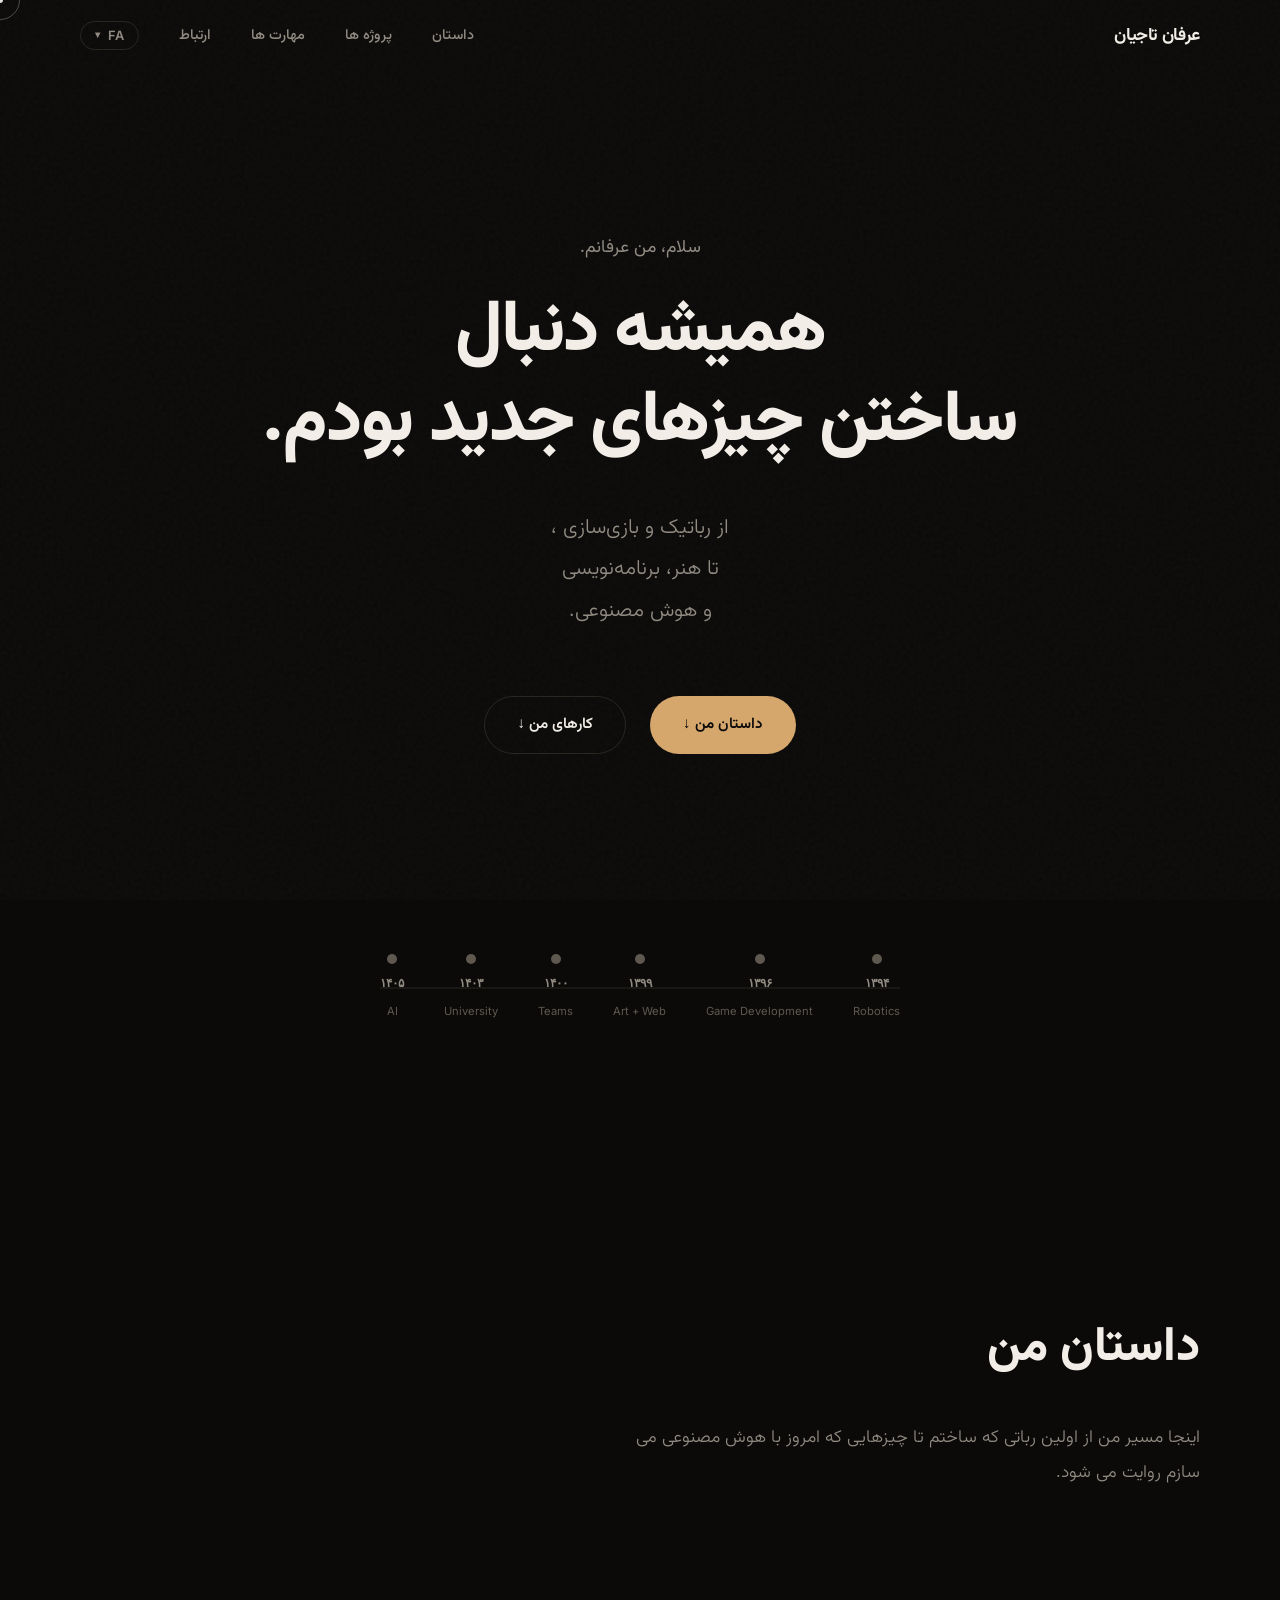
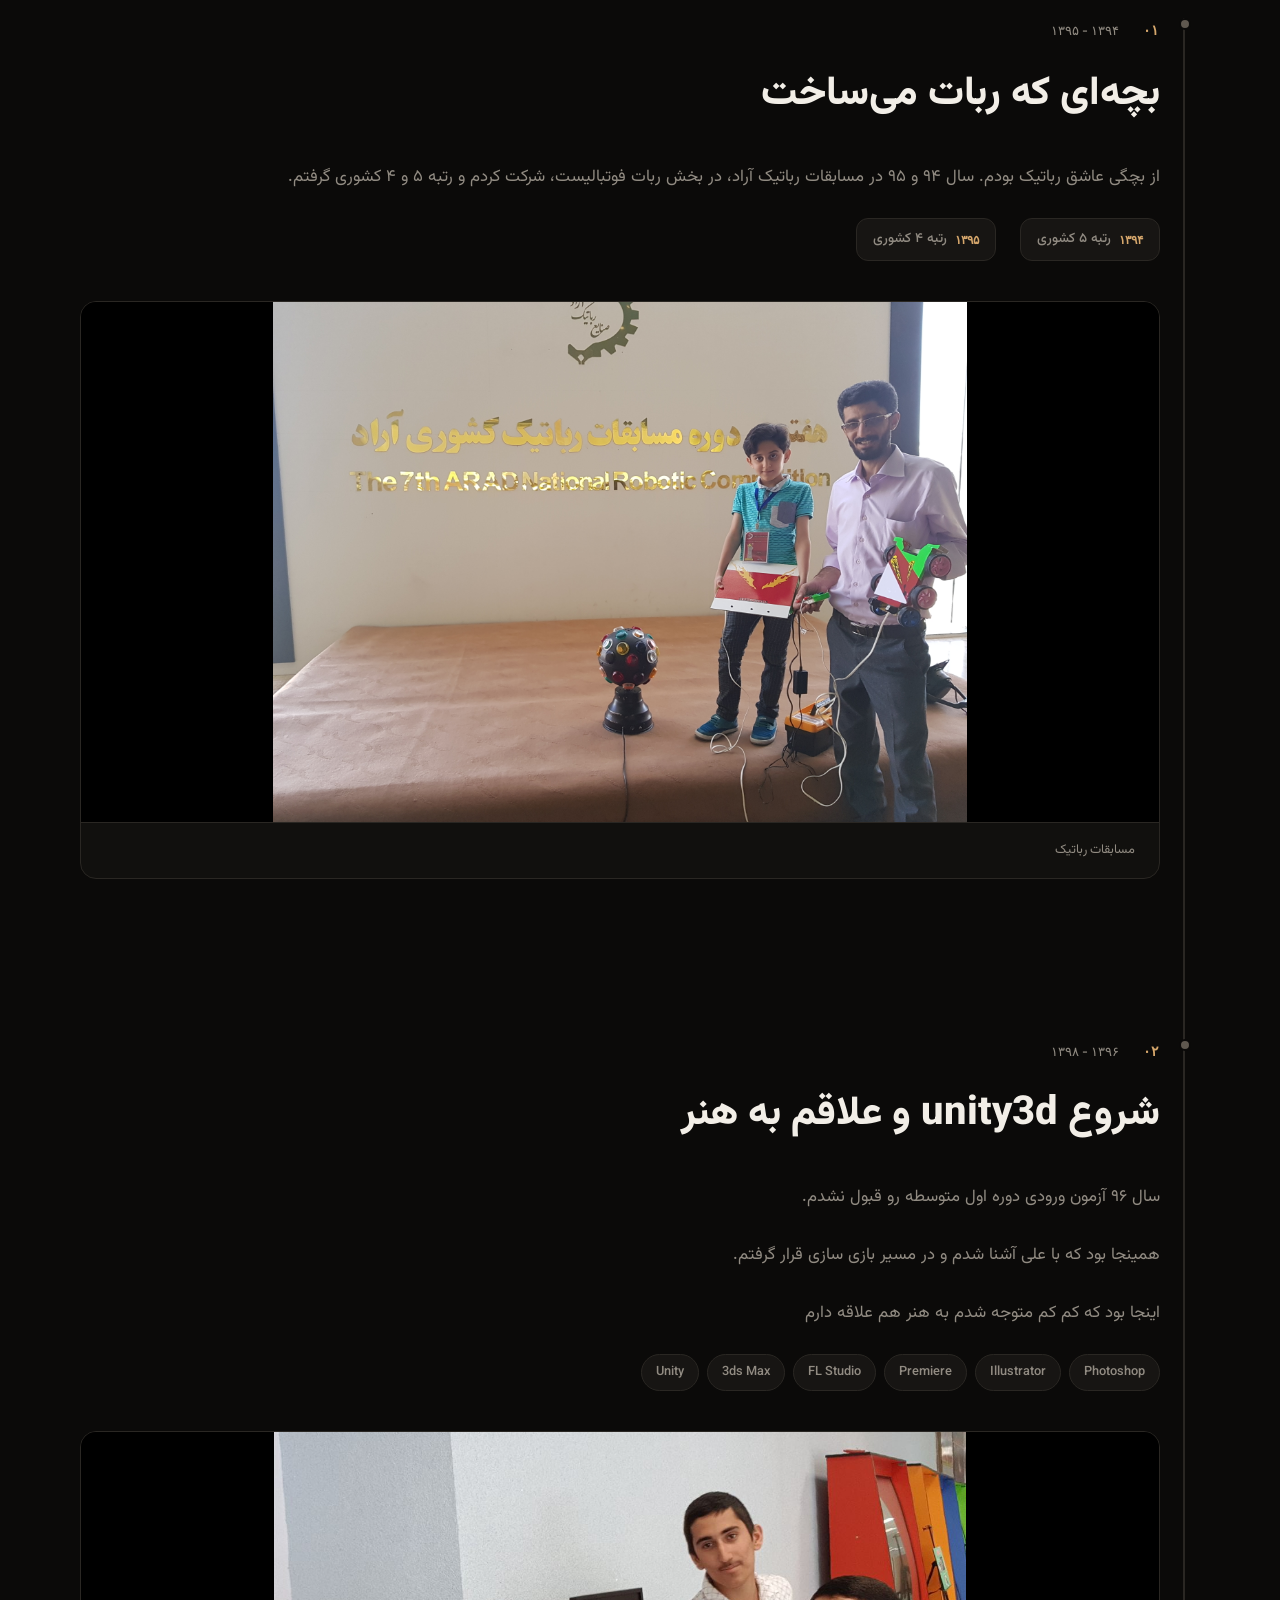
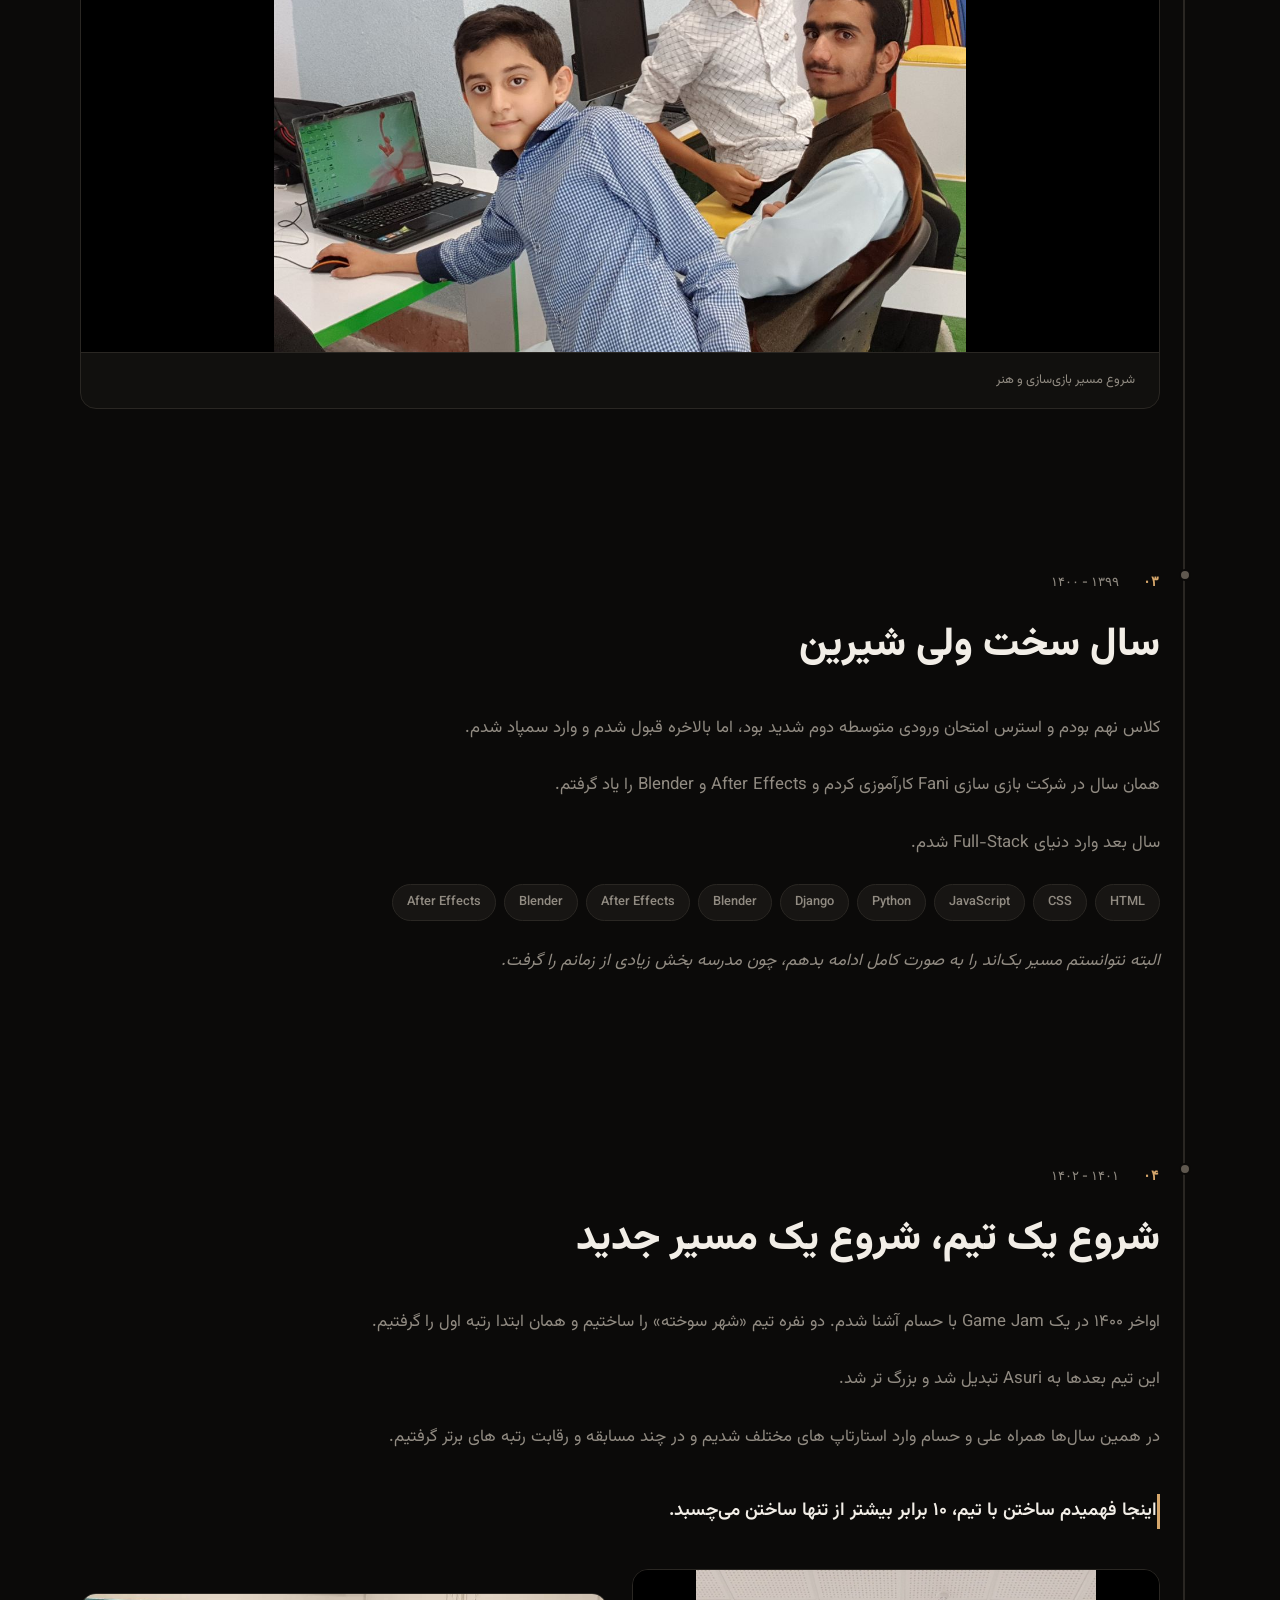
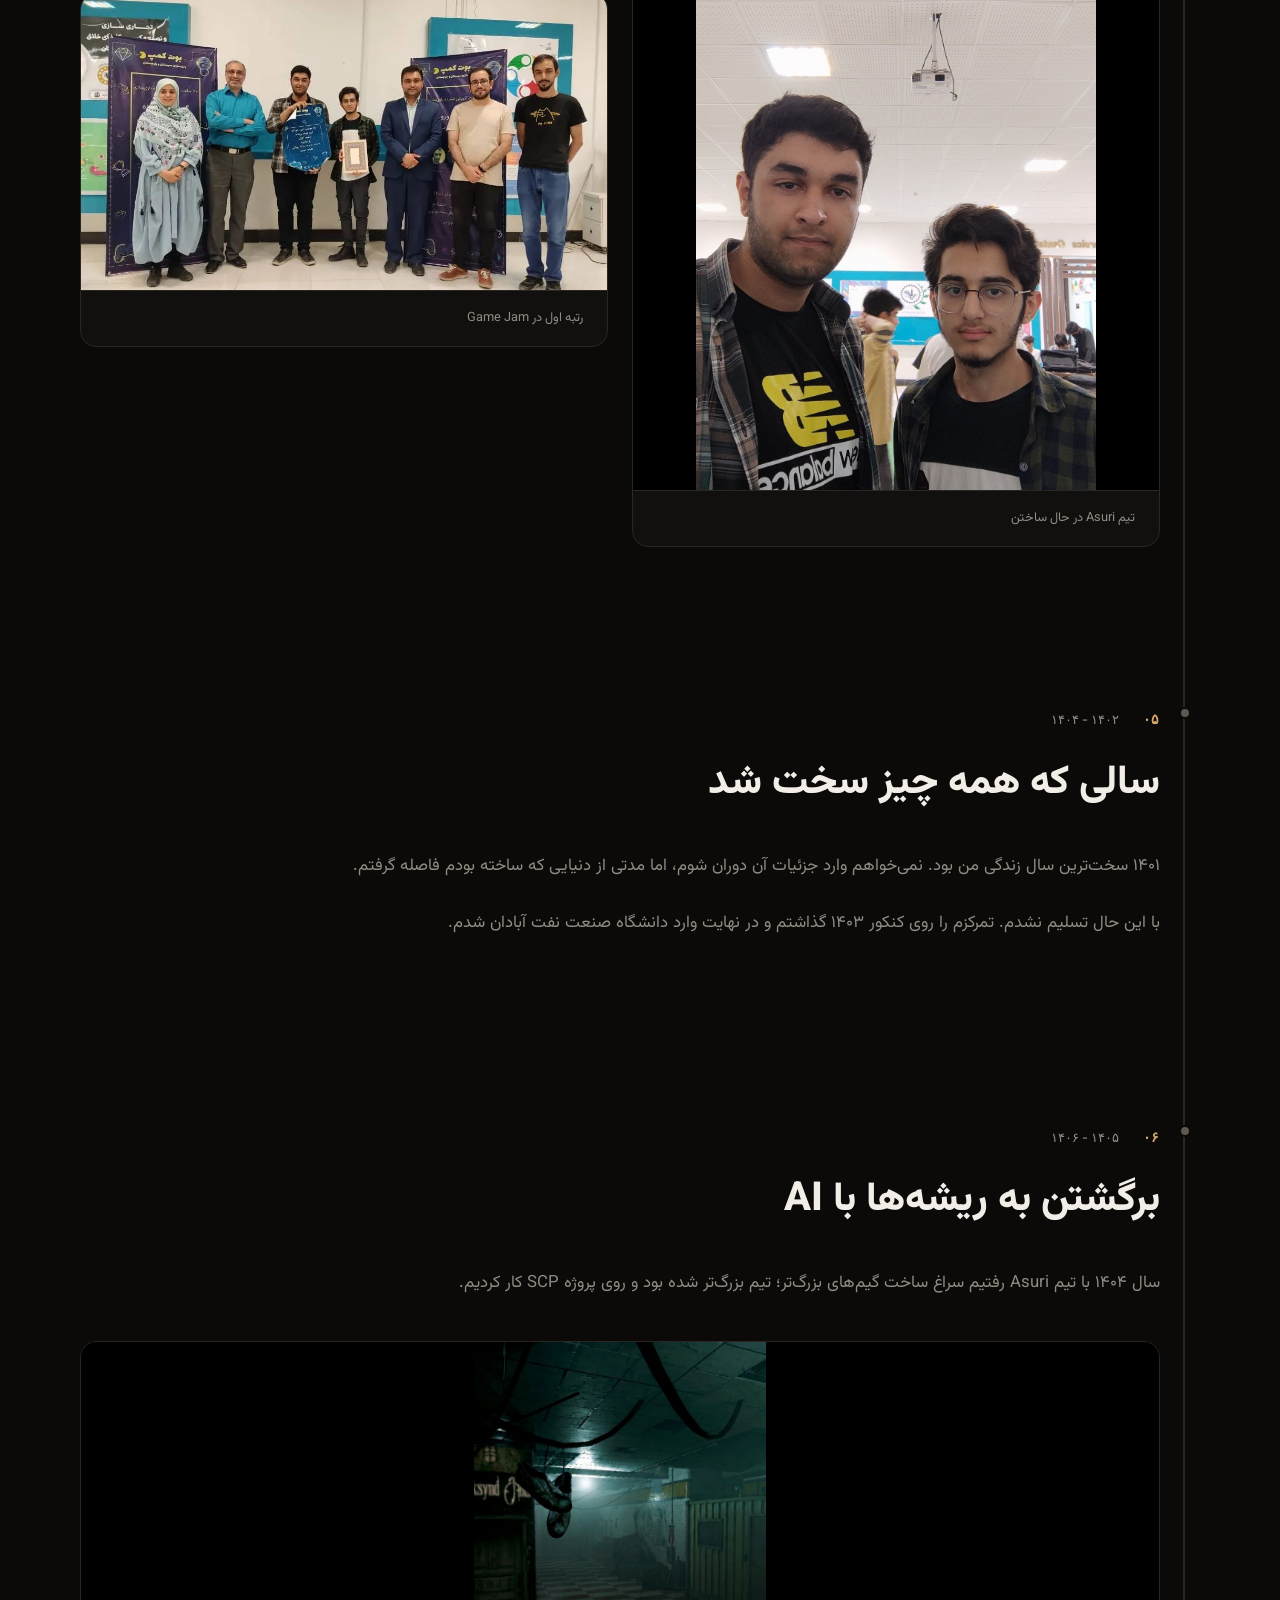
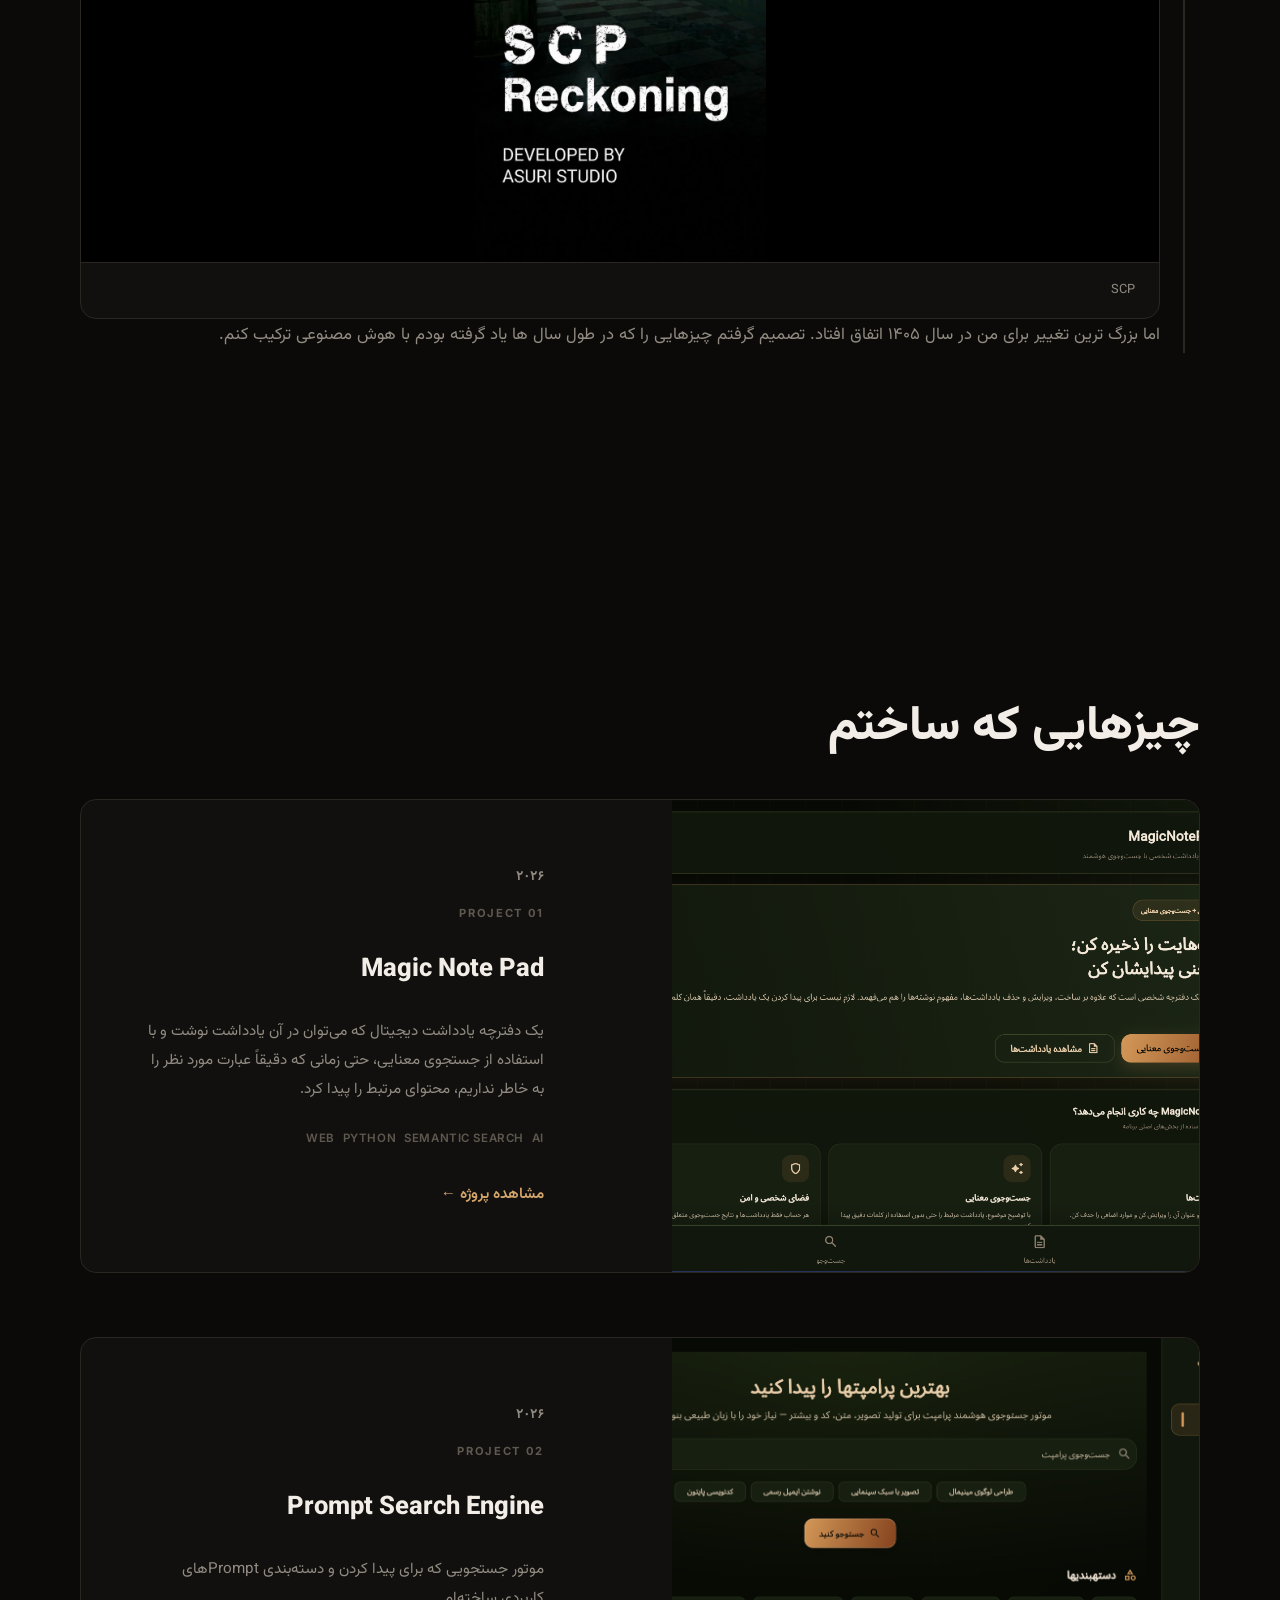
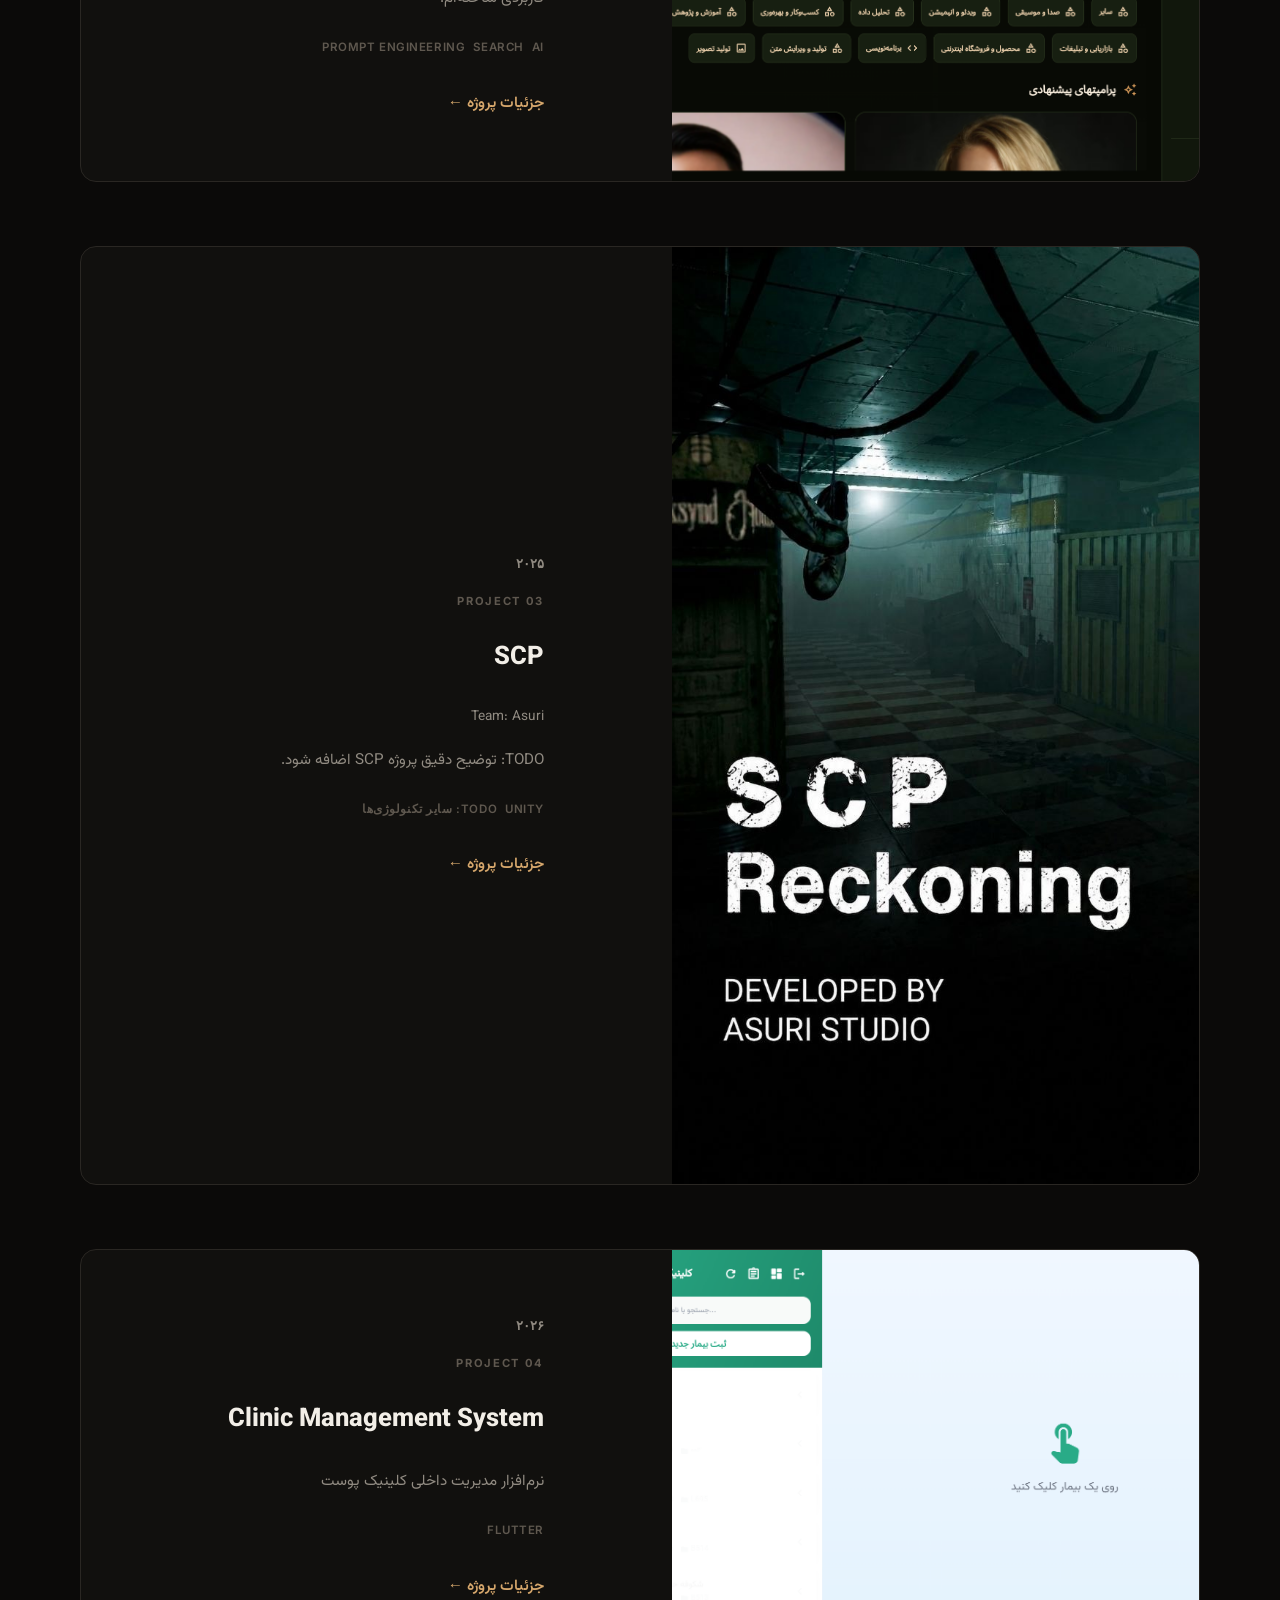
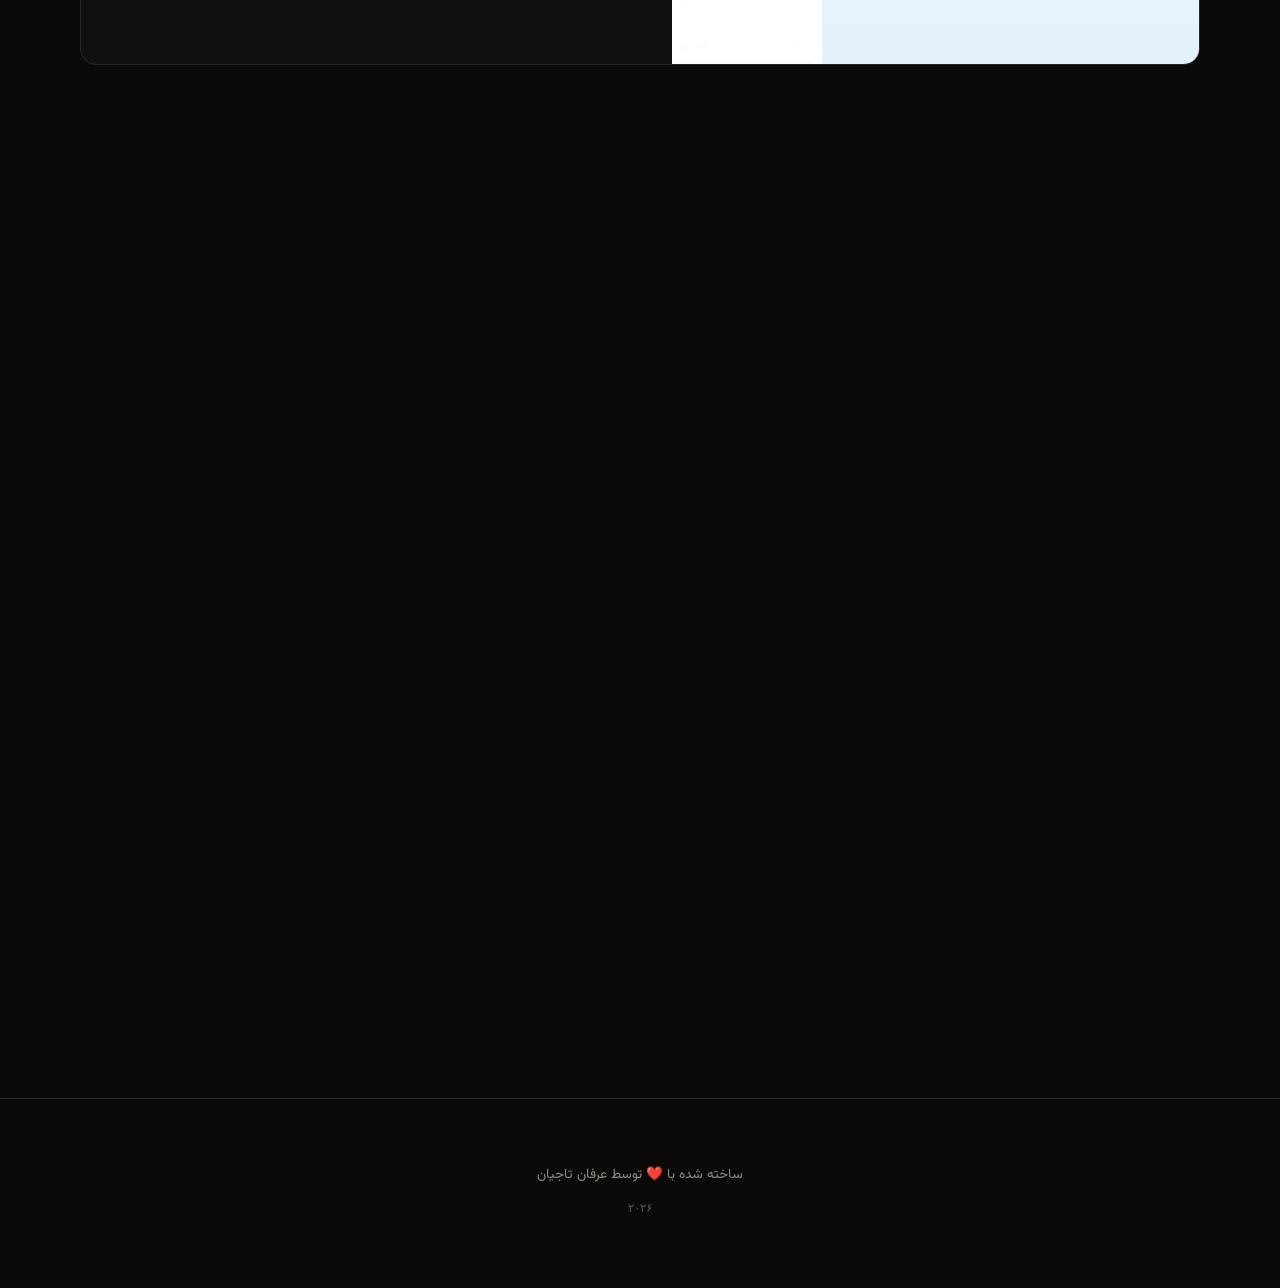
<file: index.html>
<!DOCTYPE html>
<html lang="fa" dir="rtl">
<head>
    <meta charset="UTF-8">
    <meta name="viewport" content="width=device-width, initial-scale=1.0">
    <title>عرفان تاجیان | Personal Portfolio</title>
    <meta name="description" content="داستان مسیر عرفان تاجیان از رباتیک و بازی‌سازی تا طراحی، برنامه‌نویسی و هوش مصنوعی.">
    <!-- Open Graph -->
    <meta property="og:title" content="عرفان تاجیان | Personal Portfolio">
    <meta property="og:description" content="داستان مسیر عرفان تاجیان از رباتیک و بازی‌سازی تا طراحی، برنامه‌نویسی و هوش مصنوعی.">
    <meta property="og:image" content="assets/images/og-image.svg">
    <meta property="og:url" content="https://erfantajian.com">
    <!-- Language Alternates -->
    <link rel="alternate" hreflang="fa" href="https://erfantajian.com/">
    <link rel="alternate" hreflang="en" href="https://erfantajian.com/en/">
    <link rel="alternate" hreflang="ar" href="https://erfantajian.com/ar/">
    <!-- Fonts -->
    <link rel="preconnect" href="https://fonts.googleapis.com">
    <link rel="preconnect" href="https://fonts.gstatic.com" crossorigin>
    <link href="https://fonts.googleapis.com/css2?family=Vazirmatn:wght@300;400;500;600;700;800;900&family=Inter:wght@300;400;500;600;700;800&display=swap" rel="stylesheet">
    <!-- Styles -->
    <link rel="stylesheet" href="style.css">
</head>
<body>

    <!-- Custom Cursor -->
    <div class="cursor" id="cursor">
        <div class="cursor-dot"></div>
        <div class="cursor-circle"></div>
    </div>

    <!-- Progress Indicator -->
    <div class="progress-indicator" id="progressIndicator">
        <span class="progress-label">ERFAN TAJIAN</span>
        <div class="progress-bar">
            <div class="progress-track">
                <span class="progress-year start">۲۰۱۵</span>
                <div class="progress-line">
                    <div class="progress-fill" id="progressFill"></div>
                    <div class="progress-dot" id="progressDot"></div>
                </div>
                <span class="progress-year end">۲۰۲۶</span>
            </div>
        </div>
        <span class="progress-chapter" id="progressChapter">ROBOTICS</span>
    </div>

    <!-- Header / Navigation -->
    <header class="header" id="header">
        <nav class="nav">
            <a href="#hero" class="nav-logo">عرفان تاجیان</a>
            <ul class="nav-links" id="navLinks">
                <li><a href="#story" class="nav-link">داستان</a></li>
                <li><a href="#projects" class="nav-link">پروژه‌ ها</a></li>
                <li><a href="#skills" class="nav-link">مهارت‌ ها</a></li>
                <li><a href="#contact" class="nav-link">ارتباط</a></li>
                <li class="nav-langs" aria-label="انتخاب زبان">
                    <button type="button" class="nav-lang-btn" aria-haspopup="true" aria-expanded="false" aria-label="انتخاب زبان">
                        <span class="lang-current">FA</span>
                        <span class="lang-caret" aria-hidden="true">▾</span>
                    </button>
                    <ul class="lang-dropdown">
                        <li><a href="index.html" class="lang-option active" lang="fa" aria-current="page"><span>فارسی</span><span class="lang-option-code">FA</span></a></li>
                        <li><a href="en/" class="lang-option" lang="en"><span>English</span><span class="lang-option-code">EN</span></a></li>
                        <li><a href="ar/" class="lang-option" lang="ar"><span>العربية</span><span class="lang-option-code">AR</span></a></li>
                    </ul>
                </li>
            </ul>
            <button class="nav-toggle" id="navToggle" aria-label="منو">
                <span></span>
                <span></span>
                <span></span>
            </button>
        </nav>
    </header>

    <!-- Mobile Menu -->
    <div class="mobile-menu" id="mobileMenu">
        <ul class="mobile-menu-links">
            <li><a href="#story" class="mobile-link">داستان</a></li>
            <li><a href="#projects" class="mobile-link">پروژه‌ ها</a></li>
            <li><a href="#skills" class="mobile-link">مهارت‌ ها</a></li>
            <li><a href="#contact" class="mobile-link">ارتباط</a></li>
            <li class="mobile-langs">
                <div class="nav-langs" aria-label="انتخاب زبان">
                    <button type="button" class="nav-lang-btn" aria-haspopup="true" aria-expanded="false" aria-label="انتخاب زبان">
                        <span class="lang-current">FA</span>
                        <span class="lang-caret" aria-hidden="true">▾</span>
                    </button>
                    <ul class="lang-dropdown">
                        <li><a href="index.html" class="lang-option active" lang="fa" aria-current="page"><span>فارسی</span><span class="lang-option-code">FA</span></a></li>
                        <li><a href="en/" class="lang-option" lang="en"><span>English</span><span class="lang-option-code">EN</span></a></li>
                        <li><a href="ar/" class="lang-option" lang="ar"><span>العربية</span><span class="lang-option-code">AR</span></a></li>
                    </ul>
                </div>
            </li>
        </ul>
    </div>

    <main>

        <!-- Hero Section -->
        <section class="hero" id="hero">
            <div class="hero-content">
                <p class="hero-greeting">سلام، من عرفانم.</p>
                <h1 class="hero-title">
                     همیشه دنبال<br>
                    ساختن چیزهای جدید بودم.
                </h1>
                <p class="hero-subtitle">
                   از رباتیک و بازی‌سازی ،<br>
                   تا هنر، برنامه‌نویسی<br>
                   و هوش مصنوعی.
                </p>
                <div class="hero-cta">
                    <a href="#story" class="btn btn-primary">داستان من ↓</a>
                    <a href="#projects" class="btn btn-secondary">کارهای من ↓</a>
                </div>
            </div>
            <div class="hero-timeline-preview">
                <div class="hero-timeline-line"></div>
                <div class="hero-timeline-item" data-year="۲۰۱۵">
                    <span class="ht-dot"></span>
                    <span class="ht-year">۱۳۹۴</span>
                    <span class="ht-label">Robotics</span>
                </div>
                <div class="hero-timeline-item" data-year="۲۰۱۷">
                    <span class="ht-dot"></span>
                    <span class="ht-year">۱۳۹۶</span>
                    <span class="ht-label">Game Development</span>
                </div>
                <div class="hero-timeline-item" data-year="۲۰۲۰">
                    <span class="ht-dot"></span>
                    <span class="ht-year">۱۳۹۹</span>
                    <span class="ht-label">Art + Web</span>
                </div>
                <div class="hero-timeline-item" data-year="۲۰۲۱">
                    <span class="ht-dot"></span>
                    <span class="ht-year">۱۴۰۰</span>
                    <span class="ht-label">Teams</span>
                </div>
                <div class="hero-timeline-item" data-year="۲۰۲۴">
                    <span class="ht-dot"></span>
                    <span class="ht-year">۱۴۰۳</span>
                    <span class="ht-label">University</span>
                </div>
                <div class="hero-timeline-item" data-year="۲۰۲۶">
                    <span class="ht-dot"></span>
                    <span class="ht-year">۱۴۰۵</span>
                    <span class="ht-label">AI</span>
                </div>
            </div>
        </section>

        <!-- Story Intro -->
        <section class="section-intro" id="intro">
            <div class="container">
                <h2 class="section-title reveal">داستان من</h2>
                <p class="section-subtitle reveal">اینجا مسیر من از اولین رباتی که ساختم تا چیزهایی که امروز با هوش مصنوعی می‌ سازم روایت می‌ شود.</p>
            </div>
        </section>

        <!-- Timeline / Story Section -->
        <section class="section-story" id="story">
            <div class="container">
                <div class="timeline">

                    <!-- Chapter 01 -->
                    <article class="chapter reveal" id="chapter-01">
                        <div class="timeline-node">
                            <div class="node-dot"></div>
                            <div class="node-line"></div>
                        </div>
                        <div class="chapter-content">
                            <div class="chapter-meta">
                                <span class="chapter-number">۰۱</span>
                                <span class="chapter-date">۱۳۹۴ - ۱۳۹۵</span>
                            </div>
                            <h3 class="chapter-title">بچه‌ای که ربات می‌ساخت</h3>
                            <div class="chapter-body">
                                <p>از بچگی عاشق رباتیک بودم. سال ۹۴ و ۹۵ در مسابقات رباتیک آراد، در بخش ربات فوتبالیست، شرکت کردم و رتبه ۵ و ۴ کشوری گرفتم.</p>
                                <div class="chapter-achievements">
                                    <div class="achievement-badge">
                                        <span class="badge-year">۱۳۹۴</span>
                                        <span class="badge-text">رتبه ۵ کشوری</span>
                                    </div>
                                    <div class="achievement-badge">
                                        <span class="badge-year">۱۳۹۵</span>
                                        <span class="badge-text">رتبه ۴ کشوری</span>
                                    </div>
                                </div>
                            </div>
                            <div class="chapter-artifact">
                                <div class="artifact-card">
                                    <img src="assets/images/robotics-competition.jpg" alt="مسابقات رباتیک آراد" loading="lazy">
                                    <span class="artifact-caption">مسابقات رباتیک</span>
                                </div>
                            </div>
                        </div>
                    </article>

                    <!-- Chapter 02 -->
                    <article class="chapter reveal" id="chapter-02">
                        <div class="timeline-node">
                            <div class="node-dot"></div>
                            <div class="node-line"></div>
                        </div>
                        <div class="chapter-content">
                            <div class="chapter-meta">
                                <span class="chapter-number">۰۲</span>
                                <span class="chapter-date">۱۳۹۶ - ۱۳۹۸</span>
                            </div>
                            <h3 class="chapter-title">شروع unity3d و علاقم به هنر</h3>
                            <div class="chapter-body">
                                <p>سال ۹۶ آزمون ورودی دوره اول متوسطه رو قبول نشدم.</p>
                                <p>همینجا بود که با علی آشنا شدم و در مسیر بازی سازی قرار گرفتم.</p>
                                <p>اینجا بود که کم کم متوجه شدم به هنر هم علاقه دارم</p>
                                <div class="chapter-skills">
                                    <span class="skill-tag">Photoshop</span>
                                    <span class="skill-tag">Illustrator</span>
                                    <span class="skill-tag">Premiere</span>
                                    <span class="skill-tag">FL Studio</span>
                                    <span class="skill-tag">3ds Max</span>
                                    <span class="skill-tag">Unity</span>
                                </div>
                                <div class="chapter-artifact">
                                    <div class="artifact-card">
                                        <img src="assets/images/game-1.jpg" alt="شروع کار با Unity3D و علاقه به هنر" loading="lazy">
                                        <span class="artifact-caption">شروع مسیر بازی‌سازی و هنر</span>
                                    </div>
                                </div>
                            </div>
                        </div>
                    </article>

                    <!-- Chapter 03 -->
                    <article class="chapter reveal" id="chapter-03">
                        <div class="timeline-node">
                            <div class="node-dot"></div>
                            <div class="node-line"></div>
                        </div>
                        <div class="chapter-content">
                            <div class="chapter-meta">
                                <span class="chapter-number">۰۳</span>
                                <span class="chapter-date">۱۳۹۹ - ۱۴۰۰</span>
                            </div>
                            <h3 class="chapter-title">سال سخت ولی شیرین</h3>
                            <div class="chapter-body">
                                <p>کلاس نهم بودم و استرس امتحان ورودی متوسطه دوم شدید بود، اما بالاخره قبول شدم و وارد سمپاد شدم.</p>
                                <p>همان سال در شرکت بازی‌ سازی Fani کارآموزی کردم و After Effects و Blender را یاد گرفتم.</p>
                                <p>سال بعد وارد دنیای Full-Stack شدم.</p>
                                <div class="chapter-skills">
                                    <span class="skill-tag">HTML</span>
                                    <span class="skill-tag">CSS</span>
                                    <span class="skill-tag">JavaScript</span>
                                    <span class="skill-tag">Python</span>
                                    <span class="skill-tag">Django</span>
                                    <span class="skill-tag">Blender</span>
                                    <span class="skill-tag">After Effects</span>
                                    <span class="skill-tag">Blender</span>
                                    <span class="skill-tag">After Effects</span>
                                </div>
                                <p class="chapter-note">البته نتوانستم مسیر بک‌اند را به صورت کامل ادامه بدهم، چون مدرسه بخش زیادی از زمانم را گرفت.</p>
                            </div>
                        </div>
                    </article>

                    <!-- Chapter 04 -->
                    <article class="chapter reveal" id="chapter-04">
                        <div class="timeline-node">
                            <div class="node-dot"></div>
                            <div class="node-line"></div>
                        </div>
                        <div class="chapter-content">
                            <div class="chapter-meta">
                                <span class="chapter-number">۰۴</span>
                                <span class="chapter-date">۱۴۰۱ - ۱۴۰۲</span>
                            </div>
                            <h3 class="chapter-title">شروع یک تیم، شروع یک مسیر جدید</h3>
                            <div class="chapter-body">
                                <p>اواخر ۱۴۰۰ در یک Game Jam با حسام آشنا شدم. دو نفره تیم «شهر سوخته» را ساختیم و همان ابتدا رتبه اول را گرفتیم.</p>
                                <p>این تیم بعدها به Asuri تبدیل شد و بزرگ‌ تر شد.</p>
                                <p>در همین سال‌ها همراه علی و حسام وارد استارتاپ‌ های مختلف شدیم و در چند مسابقه و رقابت رتبه‌ های برتر گرفتیم.</p>
                                <blockquote class="chapter-highlight">
                                    اینجا فهمیدم ساختن با تیم، ۱۰ برابر بیشتر از تنها ساختن می‌چسبد.
                                </blockquote>
                            </div>
                            <div class="chapter-artifact">
                                <div class="artifact-card">
                                    <img src="assets/images/asuri-team-building.jpg" alt="تیم Asuri در حال ساختن" loading="lazy">
                                    <span class="artifact-caption">تیم Asuri در حال ساختن</span>
                                </div>
                                <div class="artifact-card">
                                    <img src="assets/images/game-show-first-place.webp" alt="رتبه اول در Game Jam" loading="lazy" onerror="this.onerror=null; this.src='assets/images/game-show-first-place.webp';">
                                    <span class="artifact-caption">رتبه اول در Game Jam</span>
                                </div>
                            </div>
                        </div>
                    </article>

                    <!-- Chapter 05 -->
                    <article class="chapter reveal" id="chapter-05">
                        <div class="timeline-node">
                            <div class="node-dot"></div>
                            <div class="node-line"></div>
                        </div>
                        <div class="chapter-content">
                            <div class="chapter-meta">
                                <span class="chapter-number">۰۵</span>
                                <span class="chapter-date">۱۴۰۲ - ۱۴۰۴</span>
                            </div>
                            <h3 class="chapter-title">سالی که همه چیز سخت شد</h3>
                            <div class="chapter-body">
                                <p>۱۴۰۱ سخت‌ترین سال زندگی من بود. نمی‌خواهم وارد جزئیات آن دوران شوم، اما مدتی از دنیایی که ساخته بودم فاصله گرفتم.</p>
                                <p>با این حال تسلیم نشدم. تمرکزم را روی کنکور ۱۴۰۳ گذاشتم و در نهایت وارد دانشگاه صنعت نفت آبادان شدم.</p>
                            </div>
                        </div>
                    </article>

                    <!-- Chapter 06 -->
                    <article class="chapter reveal" id="chapter-06">
                        <div class="timeline-node">
                            <div class="node-dot"></div>
                            <div class="node-line"></div>
                        </div>
                        <div class="chapter-content">
                            <div class="chapter-meta">
                                <span class="chapter-number">۰۶</span>
                                <span class="chapter-date">۱۴۰۵ - ۱۴۰۶</span>
                            </div>
                            <h3 class="chapter-title">برگشتن به ریشه‌ها با AI</h3>
                            <div class="chapter-body">
                                <p>سال ۱۴۰۴ با تیم Asuri رفتیم سراغ ساخت گیم‌های بزرگ‌تر؛ تیم بزرگ‌تر شده بود و روی پروژه SCP کار کردیم.</p>
                                <div class="chapter-artifact">
                                    <div class="artifact-card">
                                        <img src="assets/images/scp-reckoning.jpg" alt="SCP Reckoning" loading="lazy">
                                        <span class="artifact-caption">SCP</span>
                                    </div>
                                </div>
                                <p>اما بزرگ‌ ترین تغییر برای من در سال ۱۴۰۵ اتفاق افتاد. تصمیم گرفتم چیزهایی را که در طول سال‌ ها یاد گرفته بودم با هوش مصنوعی ترکیب کنم.</p>
                            </div>
                        </div>
                    </article>

                </div>
            </div>
        </section>

        <!-- Projects Section -->
        <section class="section-projects" id="projects">
            <div class="container">
                <h2 class="section-title reveal">چیزهایی که ساختم</h2>
                <div class="projects-grid">
                    <!-- Project 01 -->
                    <article class="project-card reveal">
                        <div class="project-image">
                            <img src="assets/images/magic-note-pad.png" alt="Magic Note Pad" loading="lazy">
                        </div>
                        <div class="project-info">
                            <span class="project-year">۲۰۲۶</span>
                            <span class="project-number">PROJECT 01</span>
                            <h3 class="project-title">Magic Note Pad</h3>
                            <p class="project-desc">یک دفترچه یادداشت دیجیتال که می‌توان در آن یادداشت نوشت و با استفاده از جستجوی معنایی، حتی زمانی که دقیقاً عبارت مورد نظر را به خاطر نداریم، محتوای مرتبط را پیدا کرد.</p>
                            <div class="project-tech">
                                <span>AI</span>
                                <span>Semantic Search</span>
                                <span>Python</span>
                                <span>Web</span>
                            </div>
                            <a href="#" class="project-link">مشاهده پروژه ←</a>
                        </div>
                    </article>

                    <!-- Project 02 -->
                    <article class="project-card reveal">
                        <div class="project-image">
                            <img src="assets/images/prompt-search-engine.png" alt="Prompt Search Engine" loading="lazy">
                        </div>
                        <div class="project-info">
                            <span class="project-year">۲۰۲۶</span>
                            <span class="project-number">PROJECT 02</span>
                            <h3 class="project-title">Prompt Search Engine</h3>
                            <p class="project-desc">موتور جستجویی که برای پیدا کردن و دسته‌بندی Promptهای کاربردی ساخته‌ام.</p>
                            <div class="project-tech">
                                <span>AI</span>
                                <span>Search</span>
                                <span>Prompt Engineering</span>
                            </div>
                            <a href="#" class="project-link">جزئیات پروژه ←</a>
                        </div>
                    </article>

                    <!-- Project 03 -->
                    <article class="project-card reveal">
                        <div class="project-image">
                            <img src="assets/images/scp-reckoning.jpg" alt="SCP Reckoning - Asuri Team" loading="lazy">
                        </div>
                        <div class="project-info">
                            <span class="project-year">۲۰۲۵</span>
                            <span class="project-number">PROJECT 03</span>
                            <h3 class="project-title">SCP</h3>
                            <span class="project-team">Team: Asuri</span>
                            <p class="project-desc">TODO: توضیح دقیق پروژه SCP اضافه شود.</p>
                            <div class="project-tech">
                                <span>Unity</span>
                                <span>TODO: سایر تکنولوژی‌ها</span>
                            </div>
                            <a href="#" class="project-link">جزئیات پروژه ←</a>
                        </div>
                    </article>

                    <!-- Project 04 -->
                    <article class="project-card reveal">
                        <div class="project-image">
                            <img src="assets/images/clinic.png" alt="Clinic Management System" loading="lazy">
                        </div>
                        <div class="project-info">
                            <span class="project-year">۲۰۲۶</span>
                            <span class="project-number">PROJECT 04</span>
                            <h3 class="project-title">Clinic Management System</h3>
                            <p class="project-desc">نرم‌افزار مدیریت داخلی کلینیک پوست</p>
                            <div class="project-tech">
                                <span>Flutter</span>
                            </div>
                            <a href="#" class="project-link">جزئیات پروژه ←</a>
                        </div>
                    </article>
                </div>
            </div>
        </section>

        <!-- Skills Section -->
        <!-- <section class="section-skills" id="skills">
            <div class="container">
                <h2 class="section-title reveal">چیزهایی که در مسیر یاد گرفتم</h2>
                <div class="skills-timeline reveal">
                    <div class="skills-item">
                        <span class="skills-year">۲۰۱۵</span>
                        <span class="skills-name">Robotics</span>
                    </div>
                    <div class="skills-item">
                        <span class="skills-year">۲۰۱۷</span>
                        <span class="skills-name">Unity + Game Design</span>
                    </div>
                    <div class="skills-item">
                        <span class="skills-year">۲۰۱۸</span>
                        <span class="skills-name">Digital Art</span>
                    </div>
                    <div class="skills-item">
                        <span class="skills-year">۲۰۲۰</span>
                        <span class="skills-name">Web + Blender</span>
                    </div>
                    <div class="skills-item">
                        <span class="skills-year">۲۰۲۱</span>
                        <span class="skills-name">Team Building + Startups</span>
                    </div>
                    <div class="skills-item">
                        <span class="skills-year">۲۰۲۵</span>
                        <span class="skills-name">AI + Search</span>
                    </div>
                </div>

                <div class="skills-categories reveal">
                    <div class="skill-category">
                        <h3 class="category-title">Game & Art</h3>
                        <div class="skill-tags">
                            <span class="skill-tag">Unity</span>
                            <span class="skill-tag">Level Design</span>
                            <span class="skill-tag">Blender</span>
                            <span class="skill-tag">After Effects</span>
                            <span class="skill-tag">Photoshop</span>
                            <span class="skill-tag">Illustrator</span>
                            <span class="skill-tag">Premiere</span>
                            <span class="skill-tag">FL Studio</span>
                        </div>
                    </div>
                    <div class="skill-category">
                        <h3 class="category-title">Web & Development</h3>
                        <div class="skill-tags">
                            <span class="skill-tag">HTML</span>
                            <span class="skill-tag">CSS</span>
                            <span class="skill-tag">JavaScript</span>
                            <span class="skill-tag">Python</span>
                            <span class="skill-tag">Django</span>
                            <span class="skill-tag">Full-Stack Concepts</span>
                        </div>
                    </div>
                    <div class="skill-category">
                        <h3 class="category-title">AI & Modern Tech</h3>
                        <div class="skill-tags">
                            <span class="skill-tag">Prompt Engineering</span>
                            <span class="skill-tag">Semantic Search</span>
                            <span class="skill-tag">AI-assisted Development</span>
                        </div>
                    </div>
                </div>
            </div>
        </section> -->
        <!-- Contact Section -->
        <section class="section-contact" id="contact">
            <div class="container">
                <h2 class="section-title reveal">بیا با هم صحبت کنیم</h2>
                <div class="contact-content reveal">
                    <div class="contact-portrait">
                        <img src="assets/images/me.jpg" alt="عرفان تاجیان" loading="lazy">
                    </div>
                    <p class="contact-text">اگر می‌خواهی با هم همکاری کنیم یا فقط می‌خواهی درباره ساختن یک چیز جدید گپ بزنیم، می‌توانی از طریق یکی از راه‌های زیر با من در ارتباط باشی.</p>
                    <div class="contact-links">
                        <a href="mailto:erfan.tajiyan@gmail.com" class="contact-link">
                            <span class="contact-icon">✉</span>
                            <span>Email</span>
                        </a>
                        <a href="https://www.linkedin.com/in/erfan-tajian-9a40a5229/" class="contact-link" target="_blank" rel="noopener noreferrer">
                            <span class="contact-icon">in</span>
                            <span>LinkedIn</span>
                        </a>
                        <a href="https://github.com/erfantajiyan" class="contact-link" target="_blank" rel="noopener noreferrer">
                            <span class="contact-icon">⌘</span>
                            <span>GitHub</span>
                        </a>
                        <a href="https://t.me/erfantajian" class="contact-link" target="_blank" rel="noopener noreferrer">
                            <span class="contact-icon">✈</span>
                            <span>Telegram</span>
                        </a>
                        <a href="https://instagram.com/erfan.tajian" class="contact-link" target="_blank" rel="noopener noreferrer">
                            <span class="contact-icon">◎</span>
                            <span>Instagram</span>
                        </a>
                    </div>
                </div>
            </div>
        </section>

    </main>

    <!-- Footer -->
    <footer class="footer">
        <div class="container">
            <p class="footer-text">ساخته شده با ❤️ توسط عرفان تاجیان</p>
            <span class="footer-year">۲۰۲۶</span>
        </div>
    </footer>

    <!-- Script -->
    <script src="script.js"></script>
</body>
</html>
</file>
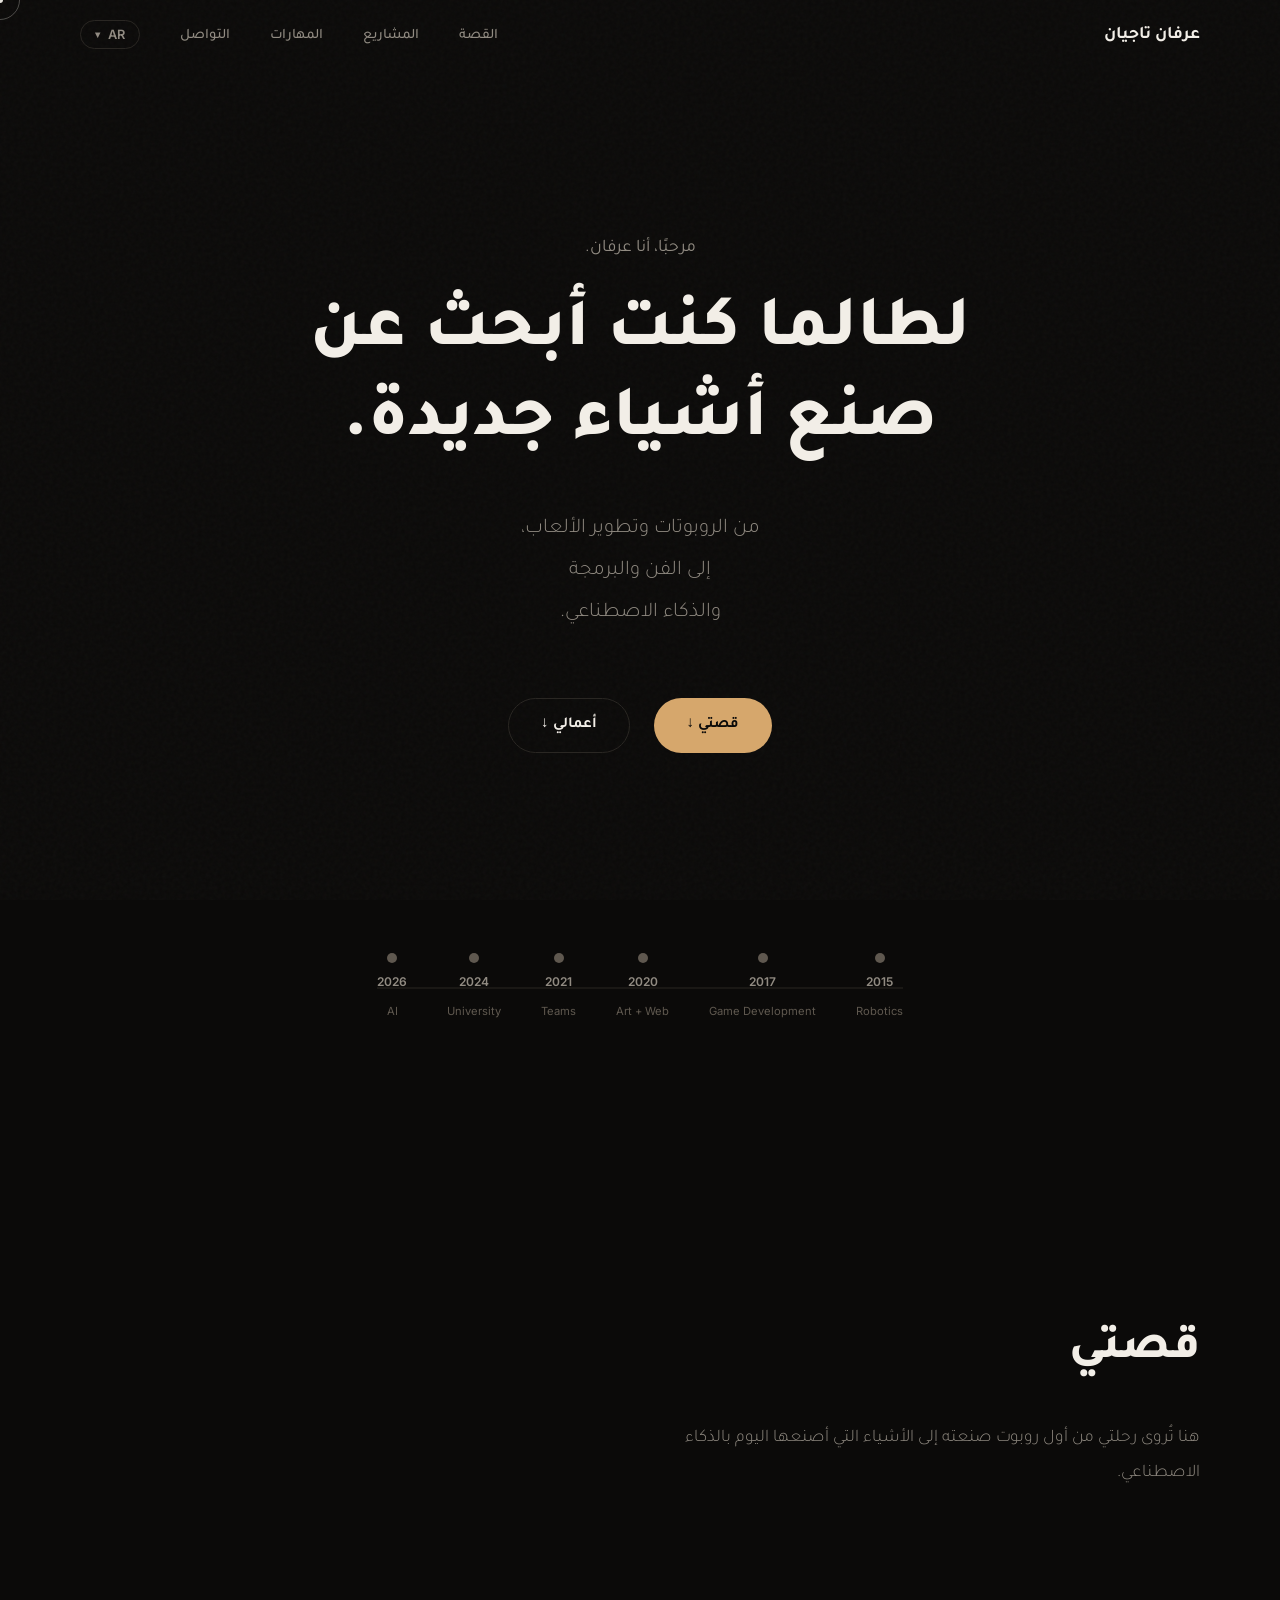
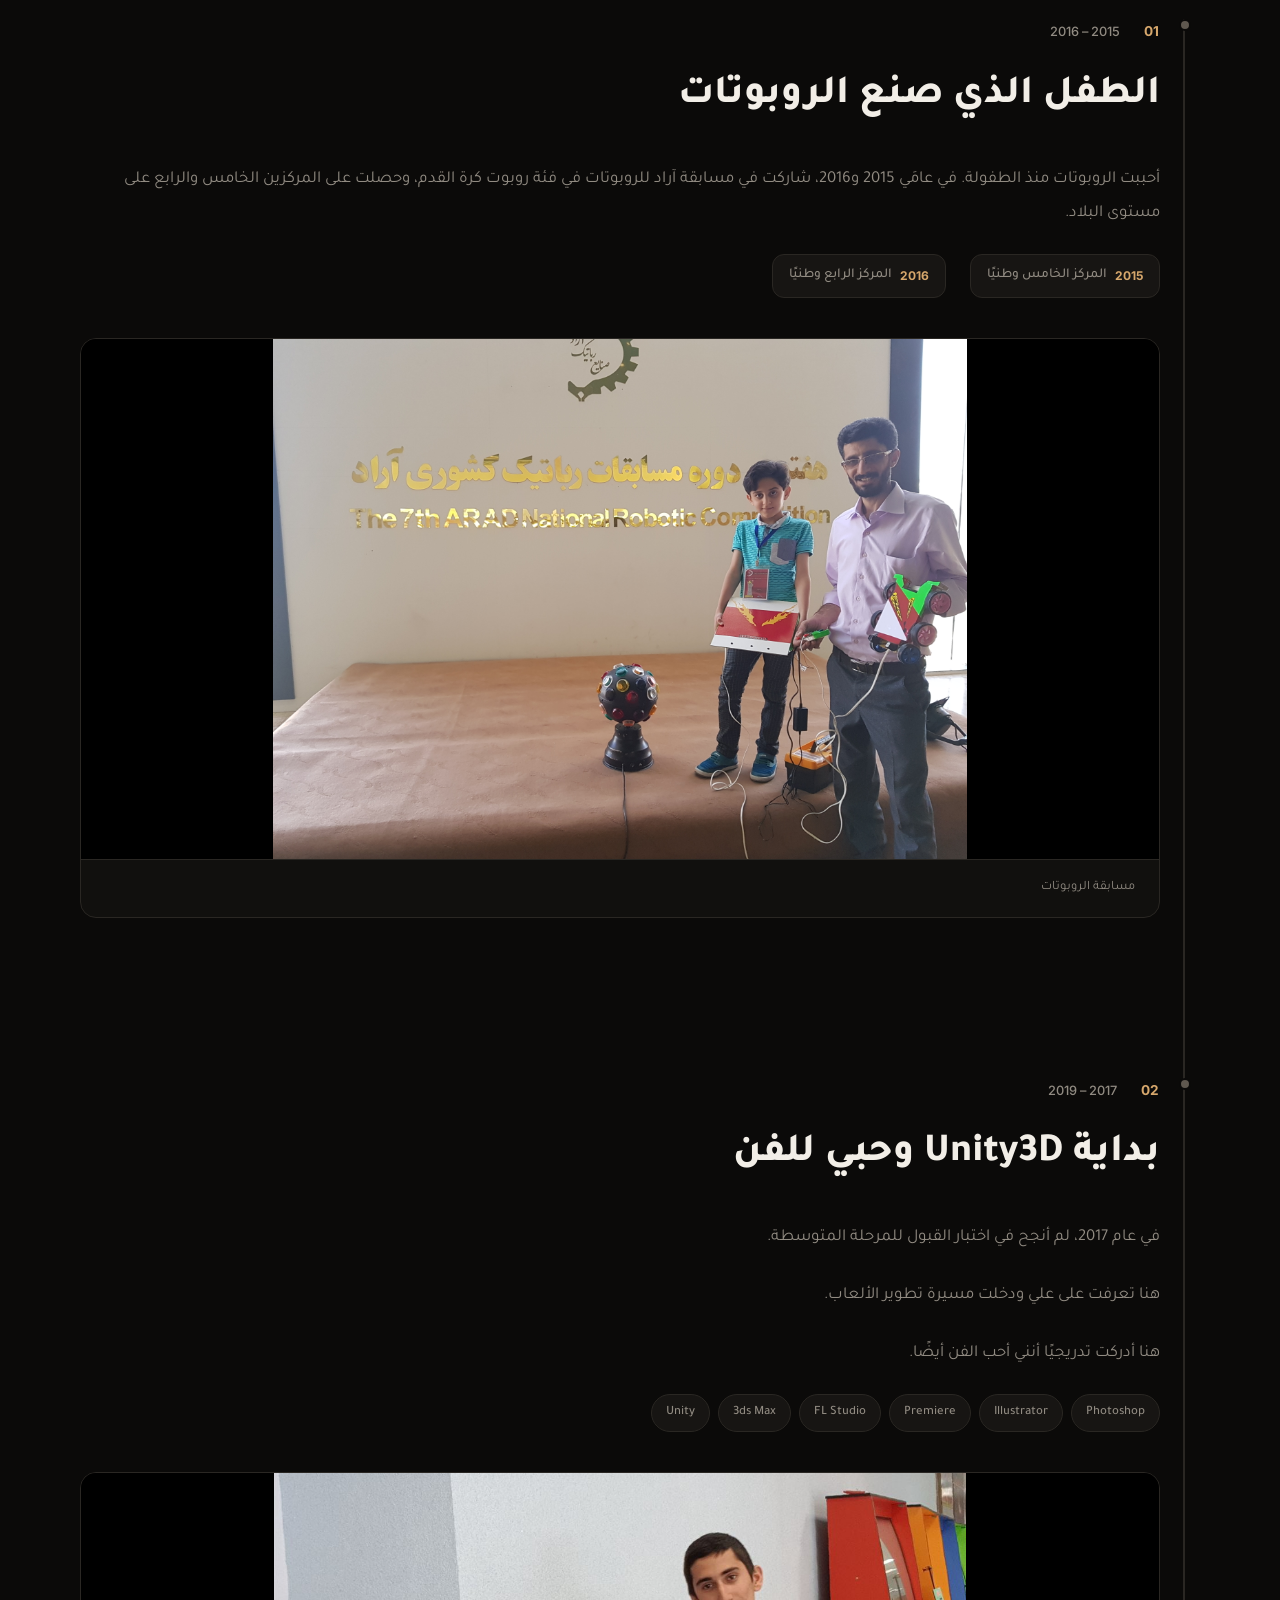
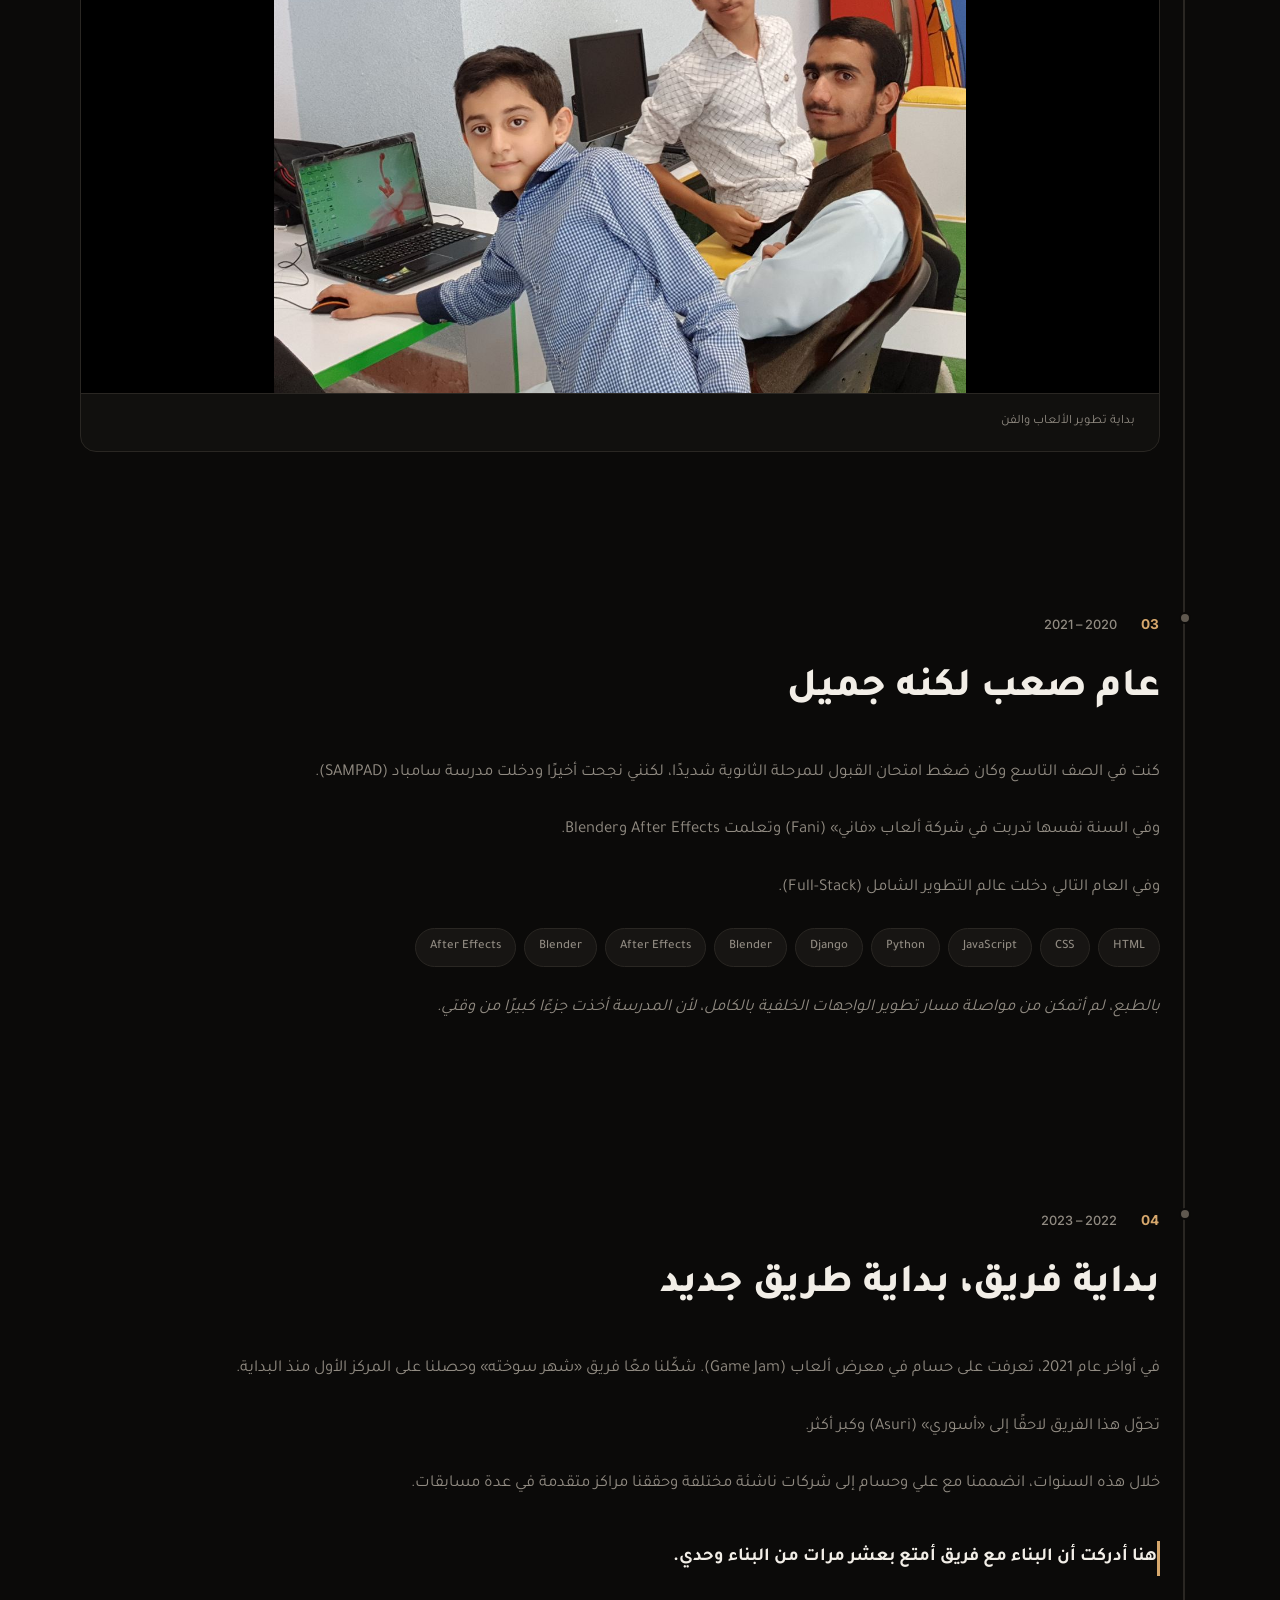
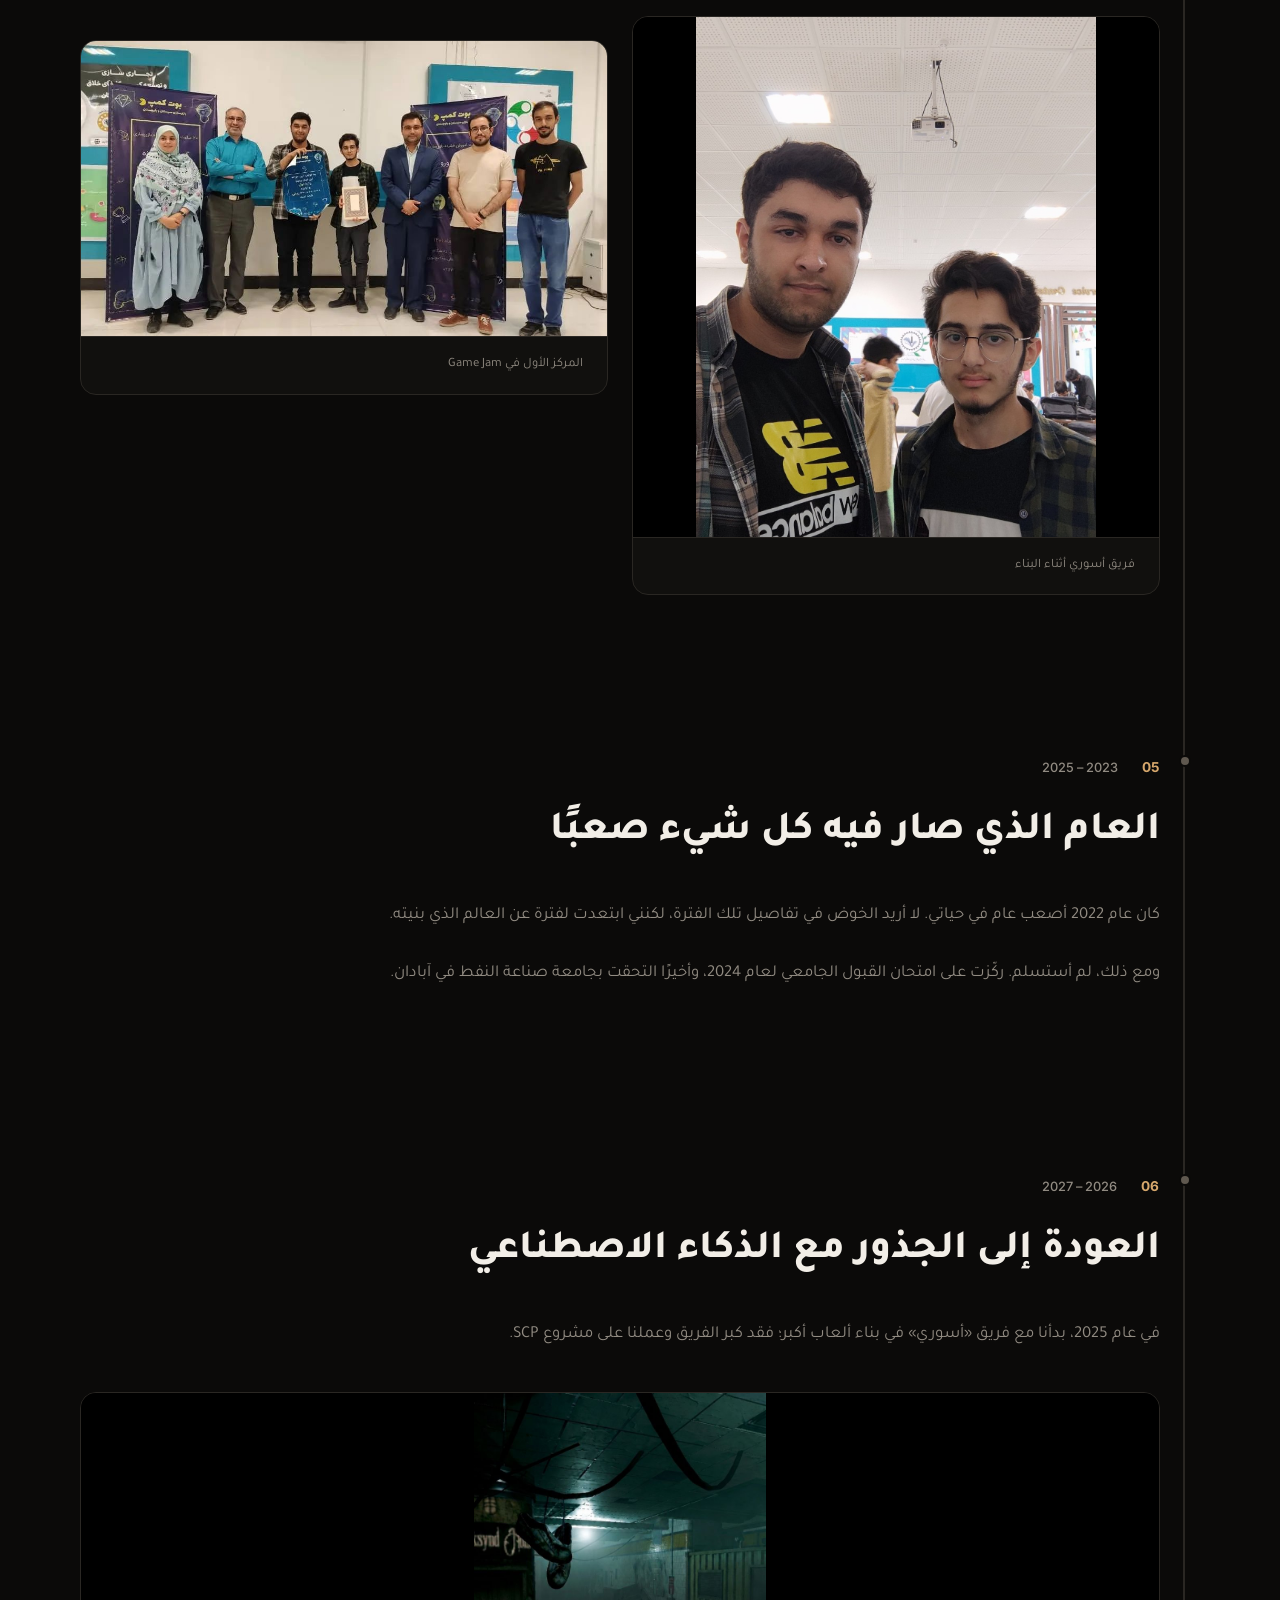
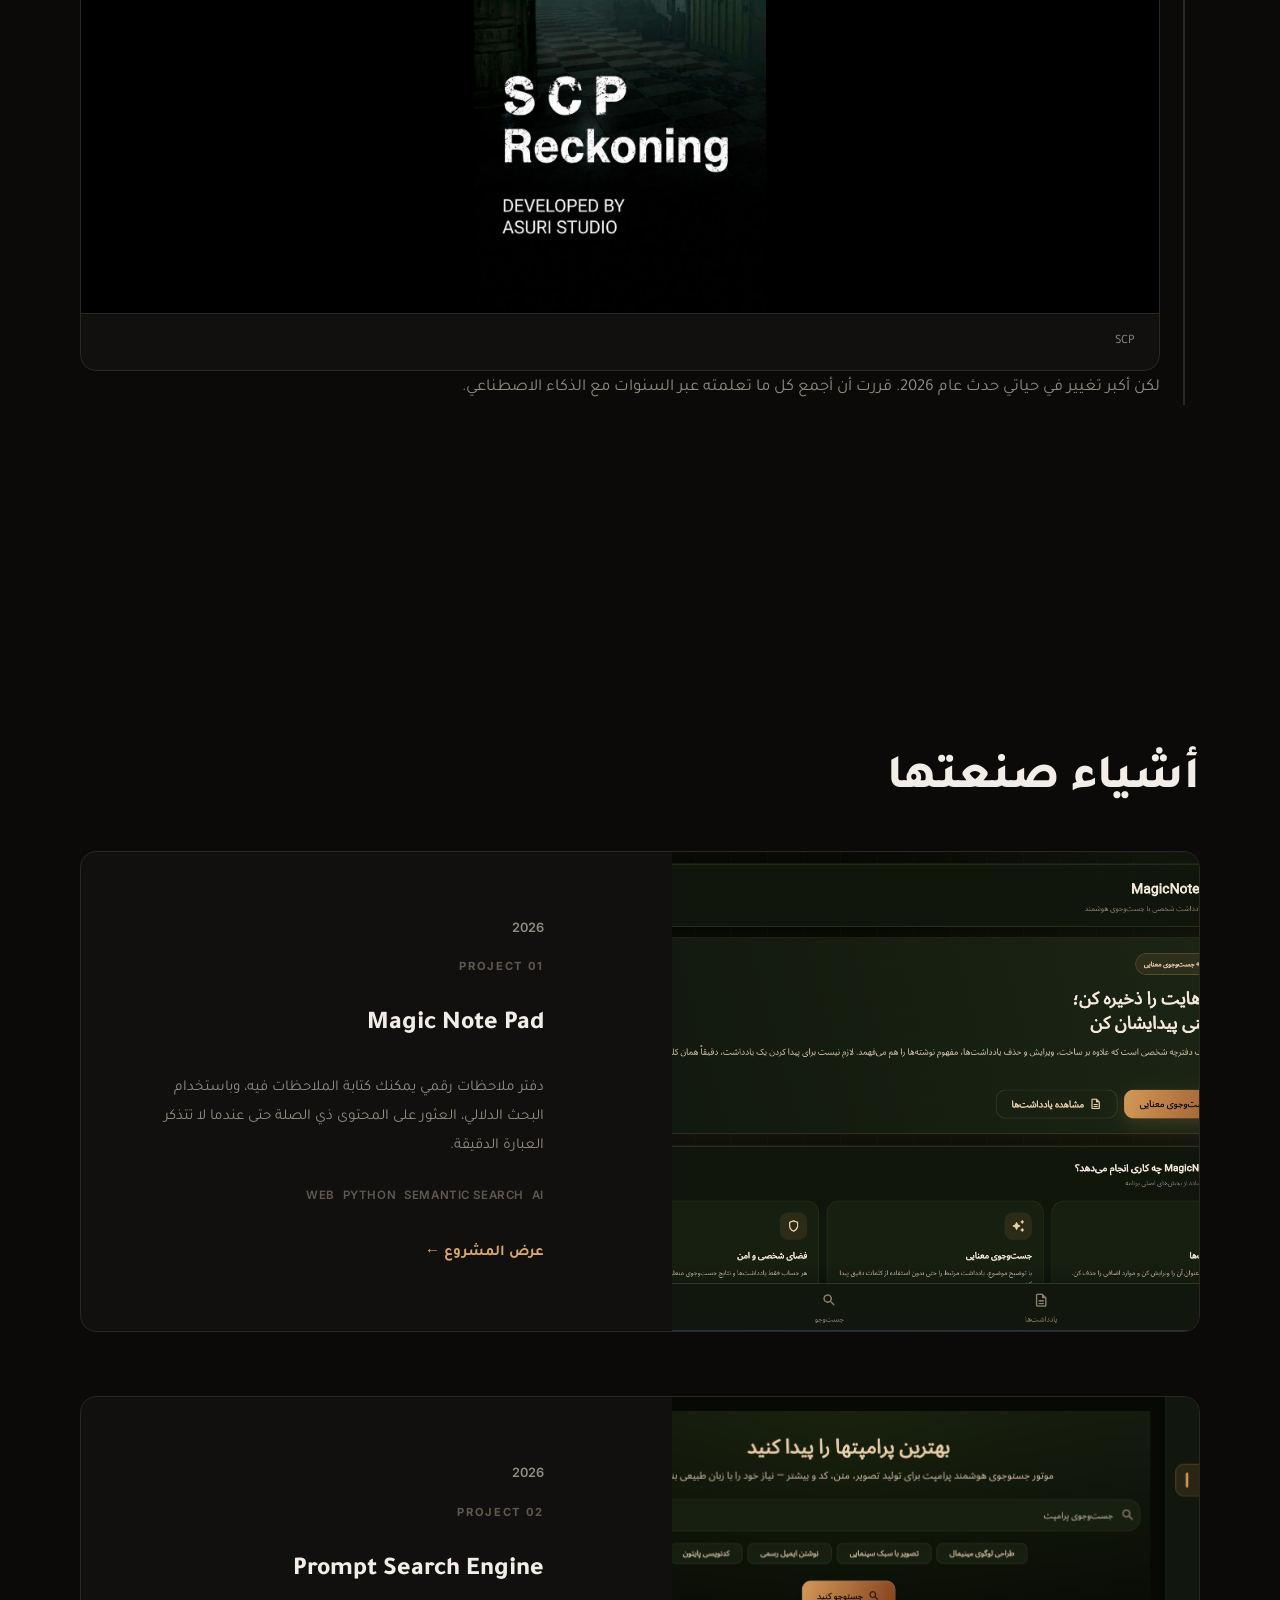
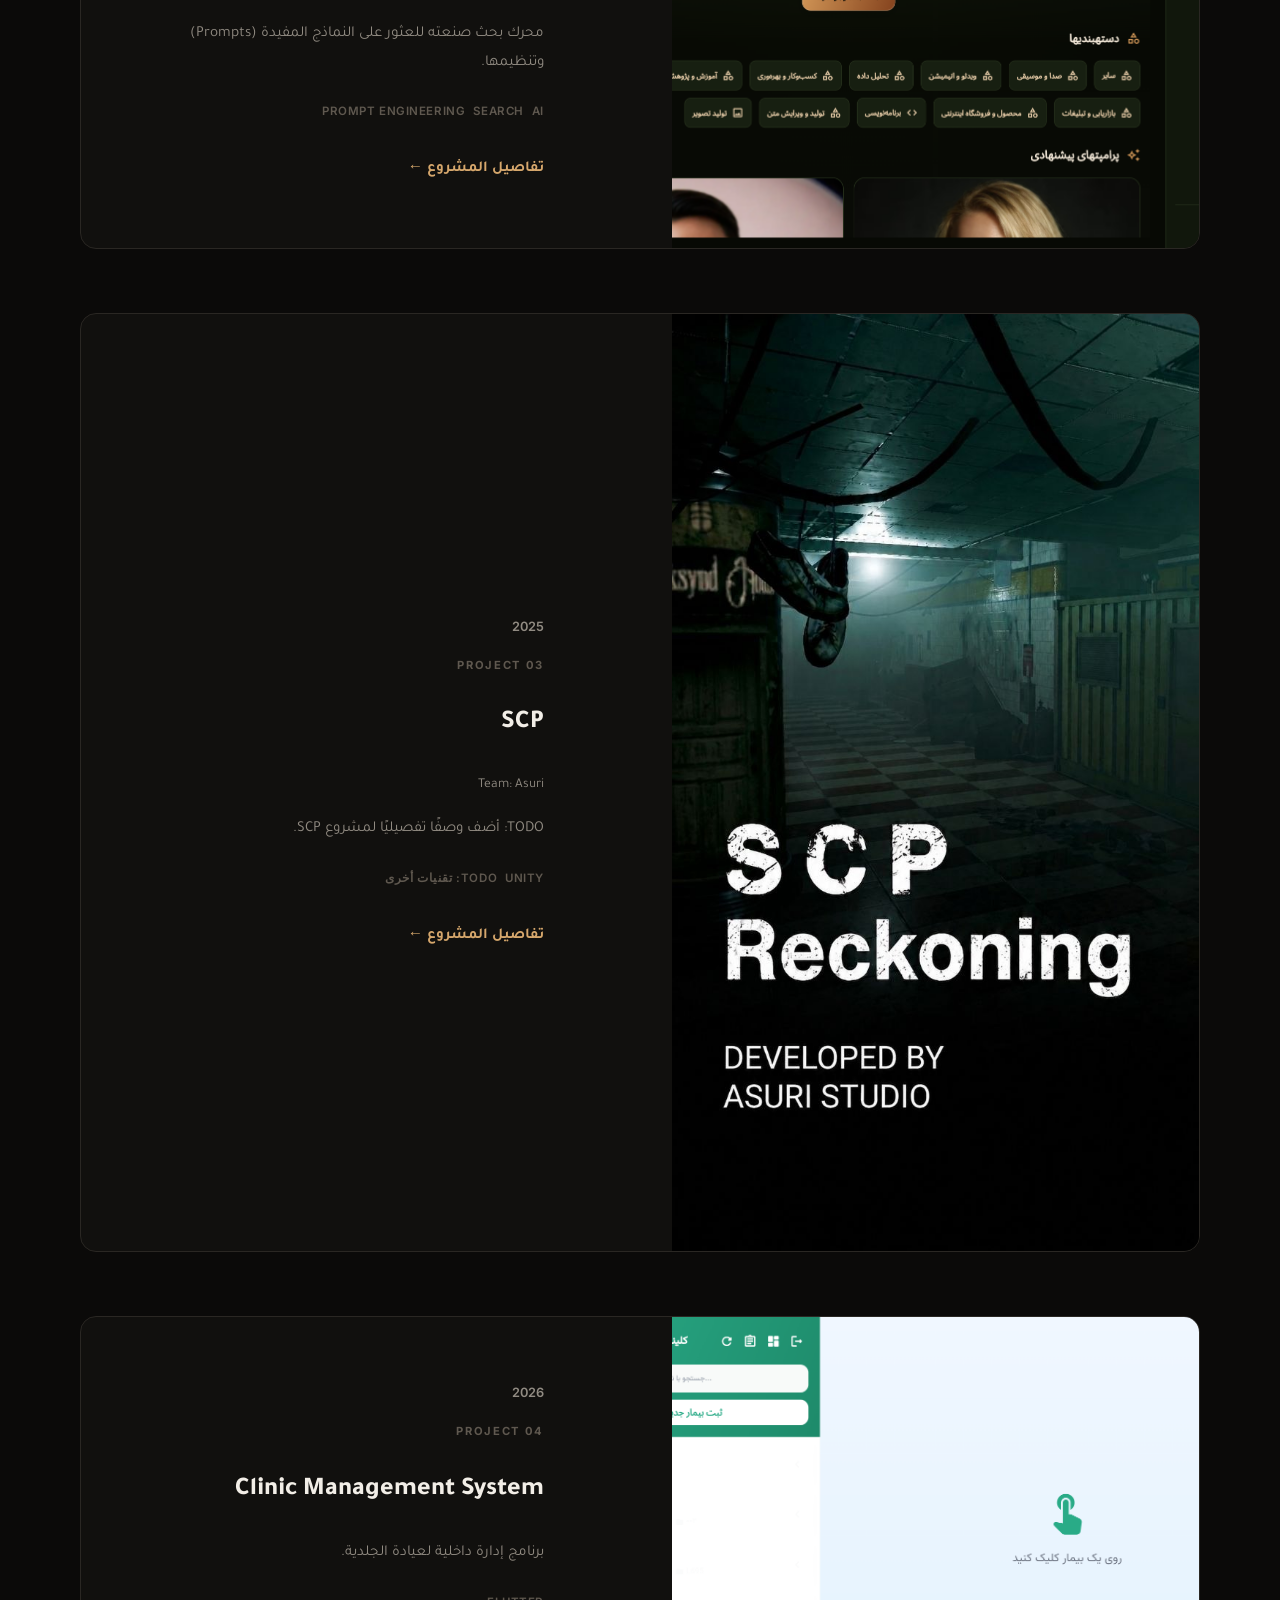
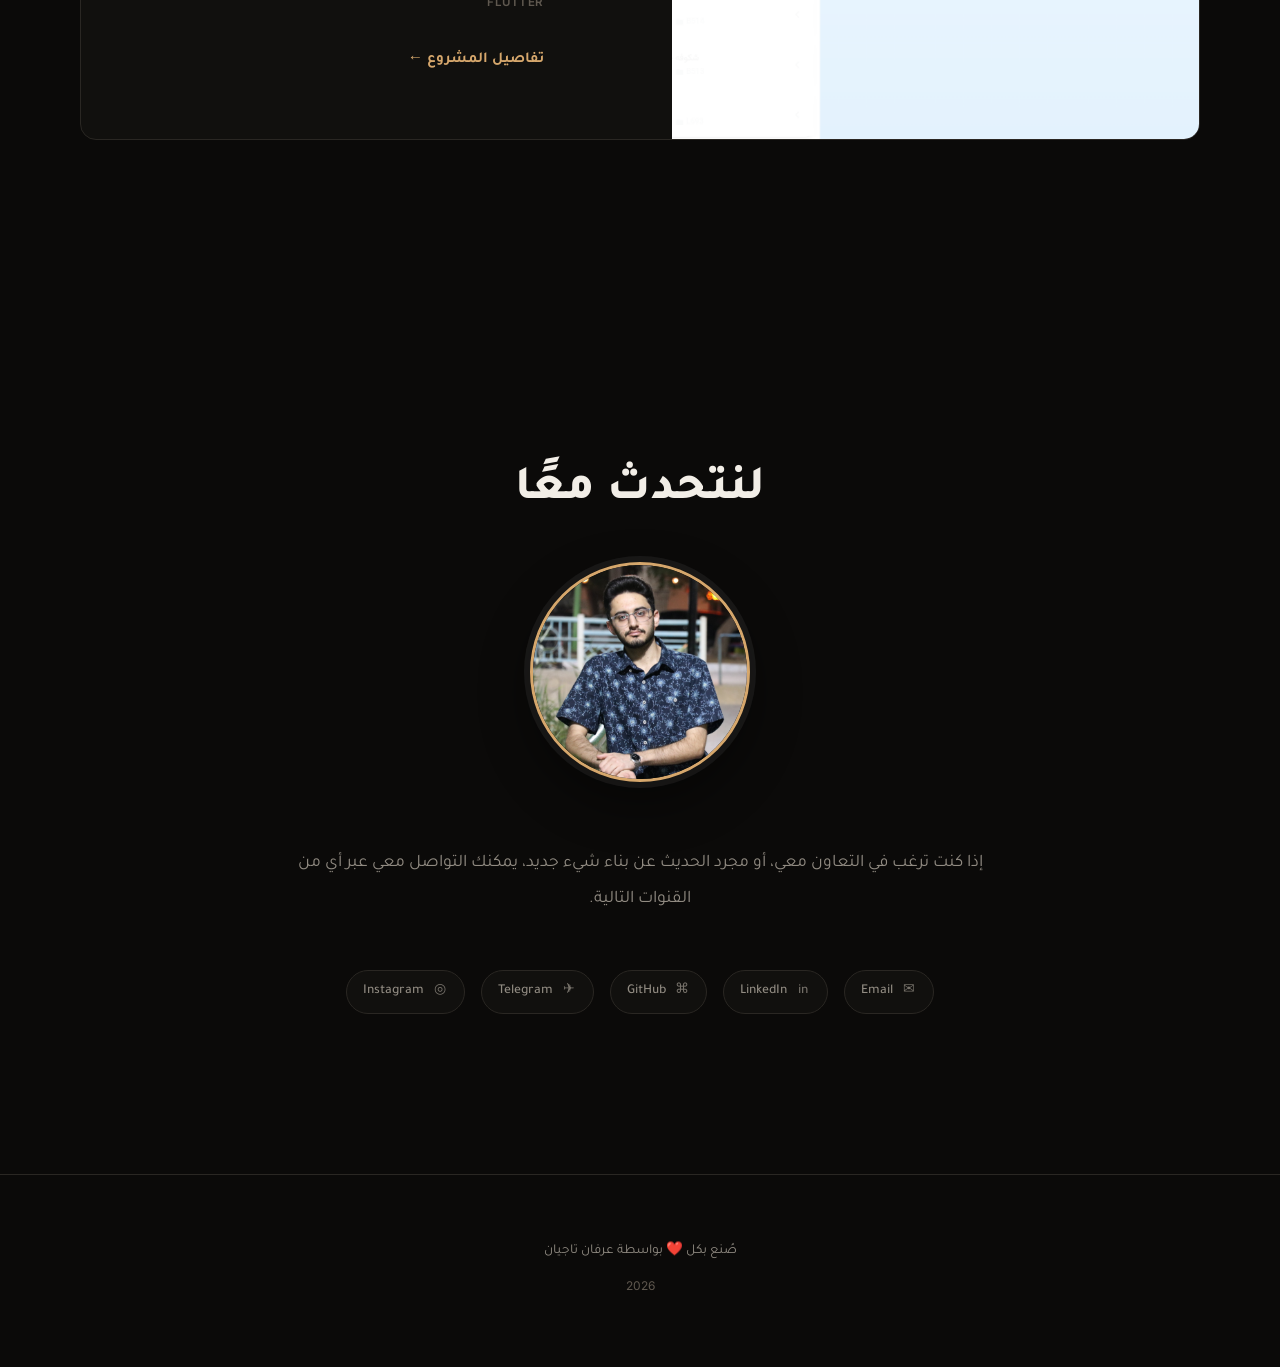
<file: ar/index.html>
<!DOCTYPE html>
<html lang="ar" dir="rtl">
<head>
    <meta charset="UTF-8">
    <meta name="viewport" content="width=device-width, initial-scale=1.0">
    <title>عرفان تاجيان | ملف أعمال شخصي</title>
    <meta name="description" content="قصة رحلة عرفان تاجيان من الروبوتات وتطوير الألعاب إلى التصميم والبرمجة والذكاء الاصطناعي.">
    <!-- Open Graph -->
    <meta property="og:title" content="عرفان تاجيان | ملف أعمال شخصي">
    <meta property="og:description" content="قصة رحلة عرفان تاجيان من الروبوتات وتطوير الألعاب إلى التصميم والبرمجة والذكاء الاصطناعي.">
    <meta property="og:image" content="../assets/images/og-image.svg">
    <meta property="og:url" content="https://erfantajian.com/ar/">
    <!-- Language Alternates -->
    <link rel="alternate" hreflang="fa" href="https://erfantajian.com/">
    <link rel="alternate" hreflang="en" href="https://erfantajian.com/en/">
    <link rel="alternate" hreflang="ar" href="https://erfantajian.com/ar/">
    <!-- Fonts -->
    <link rel="preconnect" href="https://fonts.googleapis.com">
    <link rel="preconnect" href="https://fonts.gstatic.com" crossorigin>
    <link href="https://fonts.googleapis.com/css2?family=Vazirmatn:wght@300;400;500;600;700;800;900&family=Inter:wght@300;400;500;600;700;800&family=Tajawal:wght@300;400;500;700;800;900&display=swap" rel="stylesheet">
    <!-- Styles: shared base + Arabic overrides -->
    <link rel="stylesheet" href="../style.css">
    <link rel="stylesheet" href="style.css">
</head>
<body>

    <!-- Custom Cursor -->
    <div class="cursor" id="cursor">
        <div class="cursor-dot"></div>
        <div class="cursor-circle"></div>
    </div>

    <!-- Progress Indicator -->
    <div class="progress-indicator" id="progressIndicator">
        <span class="progress-label">ERFAN TAJIAN</span>
        <div class="progress-bar">
            <div class="progress-track">
                <span class="progress-year start">2015</span>
                <div class="progress-line">
                    <div class="progress-fill" id="progressFill"></div>
                    <div class="progress-dot" id="progressDot"></div>
                </div>
                <span class="progress-year end">2026</span>
            </div>
        </div>
        <span class="progress-chapter" id="progressChapter">ROBOTICS</span>
    </div>

    <!-- Header / Navigation -->
    <header class="header" id="header">
        <nav class="nav">
            <a href="#hero" class="nav-logo">عرفان تاجيان</a>
            <ul class="nav-links" id="navLinks">
                <li><a href="#story" class="nav-link">القصة</a></li>
                <li><a href="#projects" class="nav-link">المشاريع</a></li>
                <li><a href="#skills" class="nav-link">المهارات</a></li>
                <li><a href="#contact" class="nav-link">التواصل</a></li>
                <li class="nav-langs" aria-label="اختيار اللغة">
                    <button type="button" class="nav-lang-btn" aria-haspopup="true" aria-expanded="false" aria-label="اختيار اللغة">
                        <span class="lang-current">AR</span>
                        <span class="lang-caret" aria-hidden="true">▾</span>
                    </button>
                    <ul class="lang-dropdown">
                        <li><a href="../index.html" class="lang-option" lang="fa"><span>فارسی</span><span class="lang-option-code">FA</span></a></li>
                        <li><a href="../en/" class="lang-option" lang="en"><span>English</span><span class="lang-option-code">EN</span></a></li>
                        <li><a href="index.html" class="lang-option active" lang="ar" aria-current="page"><span>العربية</span><span class="lang-option-code">AR</span></a></li>
                    </ul>
                </li>
            </ul>
            <button class="nav-toggle" id="navToggle" aria-label="القائمة">
                <span></span>
                <span></span>
                <span></span>
            </button>
        </nav>
    </header>

    <!-- Mobile Menu -->
    <div class="mobile-menu" id="mobileMenu">
        <ul class="mobile-menu-links">
            <li><a href="#story" class="mobile-link">القصة</a></li>
            <li><a href="#projects" class="mobile-link">المشاريع</a></li>
            <li><a href="#skills" class="mobile-link">المهارات</a></li>
            <li><a href="#contact" class="mobile-link">التواصل</a></li>
            <li class="mobile-langs">
                <div class="nav-langs" aria-label="اختيار اللغة">
                    <button type="button" class="nav-lang-btn" aria-haspopup="true" aria-expanded="false" aria-label="اختيار اللغة">
                        <span class="lang-current">AR</span>
                        <span class="lang-caret" aria-hidden="true">▾</span>
                    </button>
                    <ul class="lang-dropdown">
                        <li><a href="../index.html" class="lang-option" lang="fa"><span>فارسی</span><span class="lang-option-code">FA</span></a></li>
                        <li><a href="../en/" class="lang-option" lang="en"><span>English</span><span class="lang-option-code">EN</span></a></li>
                        <li><a href="index.html" class="lang-option active" lang="ar" aria-current="page"><span>العربية</span><span class="lang-option-code">AR</span></a></li>
                    </ul>
                </div>
            </li>
        </ul>
    </div>

    <main>

        <!-- Hero Section -->
        <section class="hero" id="hero">
            <div class="hero-content">
                <p class="hero-greeting">مرحبًا، أنا عرفان.</p>
                <h1 class="hero-title">
                    لطالما كنت أبحث عن<br>
                    صنع أشياء جديدة.
                </h1>
                <p class="hero-subtitle">
                   من الروبوتات وتطوير الألعاب،<br>
                   إلى الفن والبرمجة<br>
                   والذكاء الاصطناعي.
                </p>
                <div class="hero-cta">
                    <a href="#story" class="btn btn-primary">قصتي ↓</a>
                    <a href="#projects" class="btn btn-secondary">أعمالي ↓</a>
                </div>
            </div>
            <div class="hero-timeline-preview">
                <div class="hero-timeline-line"></div>
                <div class="hero-timeline-item" data-year="2015">
                    <span class="ht-dot"></span>
                    <span class="ht-year">2015</span>
                    <span class="ht-label">Robotics</span>
                </div>
                <div class="hero-timeline-item" data-year="2017">
                    <span class="ht-dot"></span>
                    <span class="ht-year">2017</span>
                    <span class="ht-label">Game Development</span>
                </div>
                <div class="hero-timeline-item" data-year="2020">
                    <span class="ht-dot"></span>
                    <span class="ht-year">2020</span>
                    <span class="ht-label">Art + Web</span>
                </div>
                <div class="hero-timeline-item" data-year="2021">
                    <span class="ht-dot"></span>
                    <span class="ht-year">2021</span>
                    <span class="ht-label">Teams</span>
                </div>
                <div class="hero-timeline-item" data-year="2024">
                    <span class="ht-dot"></span>
                    <span class="ht-year">2024</span>
                    <span class="ht-label">University</span>
                </div>
                <div class="hero-timeline-item" data-year="2026">
                    <span class="ht-dot"></span>
                    <span class="ht-year">2026</span>
                    <span class="ht-label">AI</span>
                </div>
            </div>
        </section>

        <!-- Story Intro -->
        <section class="section-intro" id="intro">
            <div class="container">
                <h2 class="section-title reveal">قصتي</h2>
                <p class="section-subtitle reveal">هنا تُروى رحلتي من أول روبوت صنعته إلى الأشياء التي أصنعها اليوم بالذكاء الاصطناعي.</p>
            </div>
        </section>

        <!-- Timeline / Story Section -->
        <section class="section-story" id="story">
            <div class="container">
                <div class="timeline">

                    <!-- Chapter 01 -->
                    <article class="chapter reveal" id="chapter-01">
                        <div class="timeline-node">
                            <div class="node-dot"></div>
                            <div class="node-line"></div>
                        </div>
                        <div class="chapter-content">
                            <div class="chapter-meta">
                                <span class="chapter-number">01</span>
                                <span class="chapter-date">2015 – 2016</span>
                            </div>
                            <h3 class="chapter-title">الطفل الذي صنع الروبوتات</h3>
                            <div class="chapter-body">
                                <p>أحببت الروبوتات منذ الطفولة. في عامَي 2015 و2016، شاركت في مسابقة آراد للروبوتات في فئة روبوت كرة القدم، وحصلت على المركزين الخامس والرابع على مستوى البلاد.</p>
                                <div class="chapter-achievements">
                                    <div class="achievement-badge">
                                        <span class="badge-year">2015</span>
                                        <span class="badge-text">المركز الخامس وطنيًا</span>
                                    </div>
                                    <div class="achievement-badge">
                                        <span class="badge-year">2016</span>
                                        <span class="badge-text">المركز الرابع وطنيًا</span>
                                    </div>
                                </div>
                            </div>
                            <div class="chapter-artifact">
                                <div class="artifact-card">
                                    <img src="../assets/images/robotics-competition.jpg" alt="مسابقة الروبوتات" loading="lazy">
                                    <span class="artifact-caption">مسابقة الروبوتات</span>
                                </div>
                            </div>
                        </div>
                    </article>

                    <!-- Chapter 02 -->
                    <article class="chapter reveal" id="chapter-02">
                        <div class="timeline-node">
                            <div class="node-dot"></div>
                            <div class="node-line"></div>
                        </div>
                        <div class="chapter-content">
                            <div class="chapter-meta">
                                <span class="chapter-number">02</span>
                                <span class="chapter-date">2017 – 2019</span>
                            </div>
                            <h3 class="chapter-title">بداية Unity3D وحبي للفن</h3>
                            <div class="chapter-body">
                                <p>في عام 2017، لم أنجح في اختبار القبول للمرحلة المتوسطة.</p>
                                <p>هنا تعرفت على علي ودخلت مسيرة تطوير الألعاب.</p>
                                <p>هنا أدركت تدريجيًا أنني أحب الفن أيضًا.</p>
                                <div class="chapter-skills">
                                    <span class="skill-tag">Photoshop</span>
                                    <span class="skill-tag">Illustrator</span>
                                    <span class="skill-tag">Premiere</span>
                                    <span class="skill-tag">FL Studio</span>
                                    <span class="skill-tag">3ds Max</span>
                                    <span class="skill-tag">Unity</span>
                                </div>
                                <div class="chapter-artifact">
                                    <div class="artifact-card">
                                        <img src="../assets/images/game-1.jpg" alt="بداية العمل بـ Unity3D وحبي للفن" loading="lazy">
                                        <span class="artifact-caption">بداية تطوير الألعاب والفن</span>
                                    </div>
                                </div>
                            </div>
                        </div>
                    </article>

                    <!-- Chapter 03 -->
                    <article class="chapter reveal" id="chapter-03">
                        <div class="timeline-node">
                            <div class="node-dot"></div>
                            <div class="node-line"></div>
                        </div>
                        <div class="chapter-content">
                            <div class="chapter-meta">
                                <span class="chapter-number">03</span>
                                <span class="chapter-date">2020 – 2021</span>
                            </div>
                            <h3 class="chapter-title">عام صعب لكنه جميل</h3>
                            <div class="chapter-body">
                                <p>كنت في الصف التاسع وكان ضغط امتحان القبول للمرحلة الثانوية شديدًا، لكنني نجحت أخيرًا ودخلت مدرسة سامباد (SAMPAD).</p>
                                <p>وفي السنة نفسها تدربت في شركة ألعاب «فاني» (Fani) وتعلمت After Effects وBlender.</p>
                                <p>وفي العام التالي دخلت عالم التطوير الشامل (Full-Stack).</p>
                                <div class="chapter-skills">
                                    <span class="skill-tag">HTML</span>
                                    <span class="skill-tag">CSS</span>
                                    <span class="skill-tag">JavaScript</span>
                                    <span class="skill-tag">Python</span>
                                    <span class="skill-tag">Django</span>
                                    <span class="skill-tag">Blender</span>
                                    <span class="skill-tag">After Effects</span>
                                    <span class="skill-tag">Blender</span>
                                    <span class="skill-tag">After Effects</span>
                                </div>
                                <p class="chapter-note">بالطبع، لم أتمكن من مواصلة مسار تطوير الواجهات الخلفية بالكامل، لأن المدرسة أخذت جزءًا كبيرًا من وقتي.</p>
                            </div>
                        </div>
                    </article>

                    <!-- Chapter 04 -->
                    <article class="chapter reveal" id="chapter-04">
                        <div class="timeline-node">
                            <div class="node-dot"></div>
                            <div class="node-line"></div>
                        </div>
                        <div class="chapter-content">
                            <div class="chapter-meta">
                                <span class="chapter-number">04</span>
                                <span class="chapter-date">2022 – 2023</span>
                            </div>
                            <h3 class="chapter-title">بداية فريق، بداية طريق جديد</h3>
                            <div class="chapter-body">
                                <p>في أواخر عام 2021، تعرفت على حسام في معرض ألعاب (Game Jam). شكّلنا معًا فريق «شهر سوخته» وحصلنا على المركز الأول منذ البداية.</p>
                                <p>تحوّل هذا الفريق لاحقًا إلى «أسوري» (Asuri) وكبر أكثر.</p>
                                <p>خلال هذه السنوات، انضممنا مع علي وحسام إلى شركات ناشئة مختلفة وحققنا مراكز متقدمة في عدة مسابقات.</p>
                                <blockquote class="chapter-highlight">
                                    هنا أدركت أن البناء مع فريق أمتع بعشر مرات من البناء وحدي.
                                </blockquote>
                            </div>
                            <div class="chapter-artifact">
                                <div class="artifact-card">
                                    <img src="../assets/images/asuri-team-building.jpg" alt="فريق أسوري" loading="lazy">
                                    <span class="artifact-caption">فريق أسوري أثناء البناء</span>
                                </div>
                                <div class="artifact-card">
                                    <img src="../assets/images/game-show-first-place.webp" alt="Game Jam" loading="lazy">
                                    <span class="artifact-caption">المركز الأول في Game Jam</span>
                                </div>
                            </div>
                        </div>
                    </article>

                    <!-- Chapter 05 -->
                    <article class="chapter reveal" id="chapter-05">
                        <div class="timeline-node">
                            <div class="node-dot"></div>
                            <div class="node-line"></div>
                        </div>
                        <div class="chapter-content">
                            <div class="chapter-meta">
                                <span class="chapter-number">05</span>
                                <span class="chapter-date">2023 – 2025</span>
                            </div>
                            <h3 class="chapter-title">العام الذي صار فيه كل شيء صعبًا</h3>
                            <div class="chapter-body">
                                <p>كان عام 2022 أصعب عام في حياتي. لا أريد الخوض في تفاصيل تلك الفترة، لكنني ابتعدت لفترة عن العالم الذي بنيته.</p>
                                <p>ومع ذلك، لم أستسلم. ركّزت على امتحان القبول الجامعي لعام 2024، وأخيرًا التحقت بجامعة صناعة النفط في آبادان.</p>
                            </div>
                        </div>
                    </article>

                    <!-- Chapter 06 -->
                    <article class="chapter reveal" id="chapter-06">
                        <div class="timeline-node">
                            <div class="node-dot"></div>
                            <div class="node-line"></div>
                        </div>
                        <div class="chapter-content">
                            <div class="chapter-meta">
                                <span class="chapter-number">06</span>
                                <span class="chapter-date">2026 – 2027</span>
                            </div>
                            <h3 class="chapter-title">العودة إلى الجذور مع الذكاء الاصطناعي</h3>
                            <div class="chapter-body">
                                <p>في عام 2025، بدأنا مع فريق «أسوري» في بناء ألعاب أكبر؛ فقد كبر الفريق وعملنا على مشروع SCP.</p>
                                <div class="chapter-artifact">
                                    <div class="artifact-card">
                                        <img src="../assets/images/scp-reckoning.jpg" alt="SCP Reckoning" loading="lazy">
                                        <span class="artifact-caption">SCP</span>
                                    </div>
                                </div>
                                <p>لكن أكبر تغيير في حياتي حدث عام 2026. قررت أن أجمع كل ما تعلمته عبر السنوات مع الذكاء الاصطناعي.</p>
                            </div>
                        </div>
                    </article>

                </div>
            </div>
        </section>

        <!-- Projects Section -->
        <section class="section-projects" id="projects">
            <div class="container">
                <h2 class="section-title reveal">أشياء صنعتها</h2>
                <div class="projects-grid">
                    <!-- Project 01 -->
                    <article class="project-card reveal">
                        <div class="project-image">
                            <img src="../assets/images/magic-note-pad.png" alt="Magic Note Pad" loading="lazy">
                        </div>
                        <div class="project-info">
                            <span class="project-year">2026</span>
                            <span class="project-number">PROJECT 01</span>
                            <h3 class="project-title">Magic Note Pad</h3>
                            <p class="project-desc">دفتر ملاحظات رقمي يمكنك كتابة الملاحظات فيه، وباستخدام البحث الدلالي، العثور على المحتوى ذي الصلة حتى عندما لا تتذكر العبارة الدقيقة.</p>
                            <div class="project-tech">
                                <span>AI</span>
                                <span>Semantic Search</span>
                                <span>Python</span>
                                <span>Web</span>
                            </div>
                            <a href="#" class="project-link">عرض المشروع ←</a>
                        </div>
                    </article>

                    <!-- Project 02 -->
                    <article class="project-card reveal">
                        <div class="project-image">
                            <img src="../assets/images/prompt-search-engine.png" alt="Prompt Search Engine" loading="lazy">
                        </div>
                        <div class="project-info">
                            <span class="project-year">2026</span>
                            <span class="project-number">PROJECT 02</span>
                            <h3 class="project-title">Prompt Search Engine</h3>
                            <p class="project-desc">محرك بحث صنعته للعثور على النماذج المفيدة (Prompts) وتنظيمها.</p>
                            <div class="project-tech">
                                <span>AI</span>
                                <span>Search</span>
                                <span>Prompt Engineering</span>
                            </div>
                            <a href="#" class="project-link">تفاصيل المشروع ←</a>
                        </div>
                    </article>

                    <!-- Project 03 -->
                    <article class="project-card reveal">
                        <div class="project-image">
                            <img src="../assets/images/scp-reckoning.jpg" alt="SCP Reckoning - Asuri Team" loading="lazy">
                        </div>
                        <div class="project-info">
                            <span class="project-year">2025</span>
                            <span class="project-number">PROJECT 03</span>
                            <h3 class="project-title">SCP</h3>
                            <span class="project-team">Team: Asuri</span>
                            <p class="project-desc">TODO: أضف وصفًا تفصيليًا لمشروع SCP.</p>
                            <div class="project-tech">
                                <span>Unity</span>
                                <span>TODO: تقنيات أخرى</span>
                            </div>
                            <a href="#" class="project-link">تفاصيل المشروع ←</a>
                        </div>
                    </article>

                    <!-- Project 04 -->
                    <article class="project-card reveal">
                        <div class="project-image">
                            <img src="../assets/images/clinic.png" alt="Clinic Management System" loading="lazy">
                        </div>
                        <div class="project-info">
                            <span class="project-year">2026</span>
                            <span class="project-number">PROJECT 04</span>
                            <h3 class="project-title">Clinic Management System</h3>
                            <p class="project-desc">برنامج إدارة داخلية لعيادة الجلدية.</p>
                            <div class="project-tech">
                                <span>Flutter</span>
                            </div>
                            <a href="#" class="project-link">تفاصيل المشروع ←</a>
                        </div>
                    </article>
                </div>
            </div>
        </section>

        <!-- Skills Section -->
        <!-- <section class="section-skills" id="skills">
            <div class="container">
                <h2 class="section-title reveal">أشياء تعلمتها في الطريق</h2>
                <div class="skills-timeline reveal">
                    <div class="skills-item">
                        <span class="skills-year">2015</span>
                        <span class="skills-name">Robotics</span>
                    </div>
                    <div class="skills-item">
                        <span class="skills-year">2017</span>
                        <span class="skills-name">Unity + Game Design</span>
                    </div>
                    <div class="skills-item">
                        <span class="skills-year">2018</span>
                        <span class="skills-name">Digital Art</span>
                    </div>
                    <div class="skills-item">
                        <span class="skills-year">2020</span>
                        <span class="skills-name">Web + Blender</span>
                    </div>
                    <div class="skills-item">
                        <span class="skills-year">2021</span>
                        <span class="skills-name">Team Building + Startups</span>
                    </div>
                    <div class="skills-item">
                        <span class="skills-year">2025</span>
                        <span class="skills-name">AI + Search</span>
                    </div>
                </div>

                <div class="skills-categories reveal">
                    <div class="skill-category">
                        <h3 class="category-title">Game & Art</h3>
                        <div class="skill-tags">
                            <span class="skill-tag">Unity</span>
                            <span class="skill-tag">Level Design</span>
                            <span class="skill-tag">Blender</span>
                            <span class="skill-tag">After Effects</span>
                            <span class="skill-tag">Photoshop</span>
                            <span class="skill-tag">Illustrator</span>
                            <span class="skill-tag">Premiere</span>
                            <span class="skill-tag">FL Studio</span>
                        </div>
                    </div>
                    <div class="skill-category">
                        <h3 class="category-title">Web & Development</h3>
                        <div class="skill-tags">
                            <span class="skill-tag">HTML</span>
                            <span class="skill-tag">CSS</span>
                            <span class="skill-tag">JavaScript</span>
                            <span class="skill-tag">Python</span>
                            <span class="skill-tag">Django</span>
                            <span class="skill-tag">Full-Stack Concepts</span>
                        </div>
                    </div>
                    <div class="skill-category">
                        <h3 class="category-title">AI & Modern Tech</h3>
                        <div class="skill-tags">
                            <span class="skill-tag">Prompt Engineering</span>
                            <span class="skill-tag">Semantic Search</span>
                            <span class="skill-tag">AI-assisted Development</span>
                        </div>
                    </div>
                </div>
            </div>
        </section> -->
        <!-- Contact Section -->
        <section class="section-contact" id="contact">
            <div class="container">
                <h2 class="section-title reveal">لنتحدث معًا</h2>
                <div class="contact-content reveal">
                    <div class="contact-portrait">
                        <img src="../assets/images/me.jpg" alt="عرفان تاجيان" loading="lazy">
                    </div>
                    <p class="contact-text">إذا كنت ترغب في التعاون معي، أو مجرد الحديث عن بناء شيء جديد، يمكنك التواصل معي عبر أي من القنوات التالية.</p>
                    <div class="contact-links">
                        <a href="mailto:erfan.tajiyan@gmail.com" class="contact-link">
                            <span class="contact-icon">✉</span>
                            <span>Email</span>
                        </a>
                        <a href="https://www.linkedin.com/in/erfan-tajian-9a40a5229/" class="contact-link" target="_blank" rel="noopener noreferrer">
                            <span class="contact-icon">in</span>
                            <span>LinkedIn</span>
                        </a>
                        <a href="https://github.com/erfantajiyan" class="contact-link" target="_blank" rel="noopener noreferrer">
                            <span class="contact-icon">⌘</span>
                            <span>GitHub</span>
                        </a>
                        <a href="https://t.me/erfantajian" class="contact-link" target="_blank" rel="noopener noreferrer">
                            <span class="contact-icon">✈</span>
                            <span>Telegram</span>
                        </a>
                        <a href="https://instagram.com/erfan.tajian" class="contact-link" target="_blank" rel="noopener noreferrer">
                            <span class="contact-icon">◎</span>
                            <span>Instagram</span>
                        </a>
                    </div>
                </div>
            </div>
        </section>

    </main>

    <!-- Footer -->
    <footer class="footer">
        <div class="container">
            <p class="footer-text">صُنع بكل ❤️ بواسطة عرفان تاجيان</p>
            <span class="footer-year">2026</span>
        </div>
    </footer>

    <!-- Script -->
    <script src="../script.js"></script>
</body>
</html>
</file>
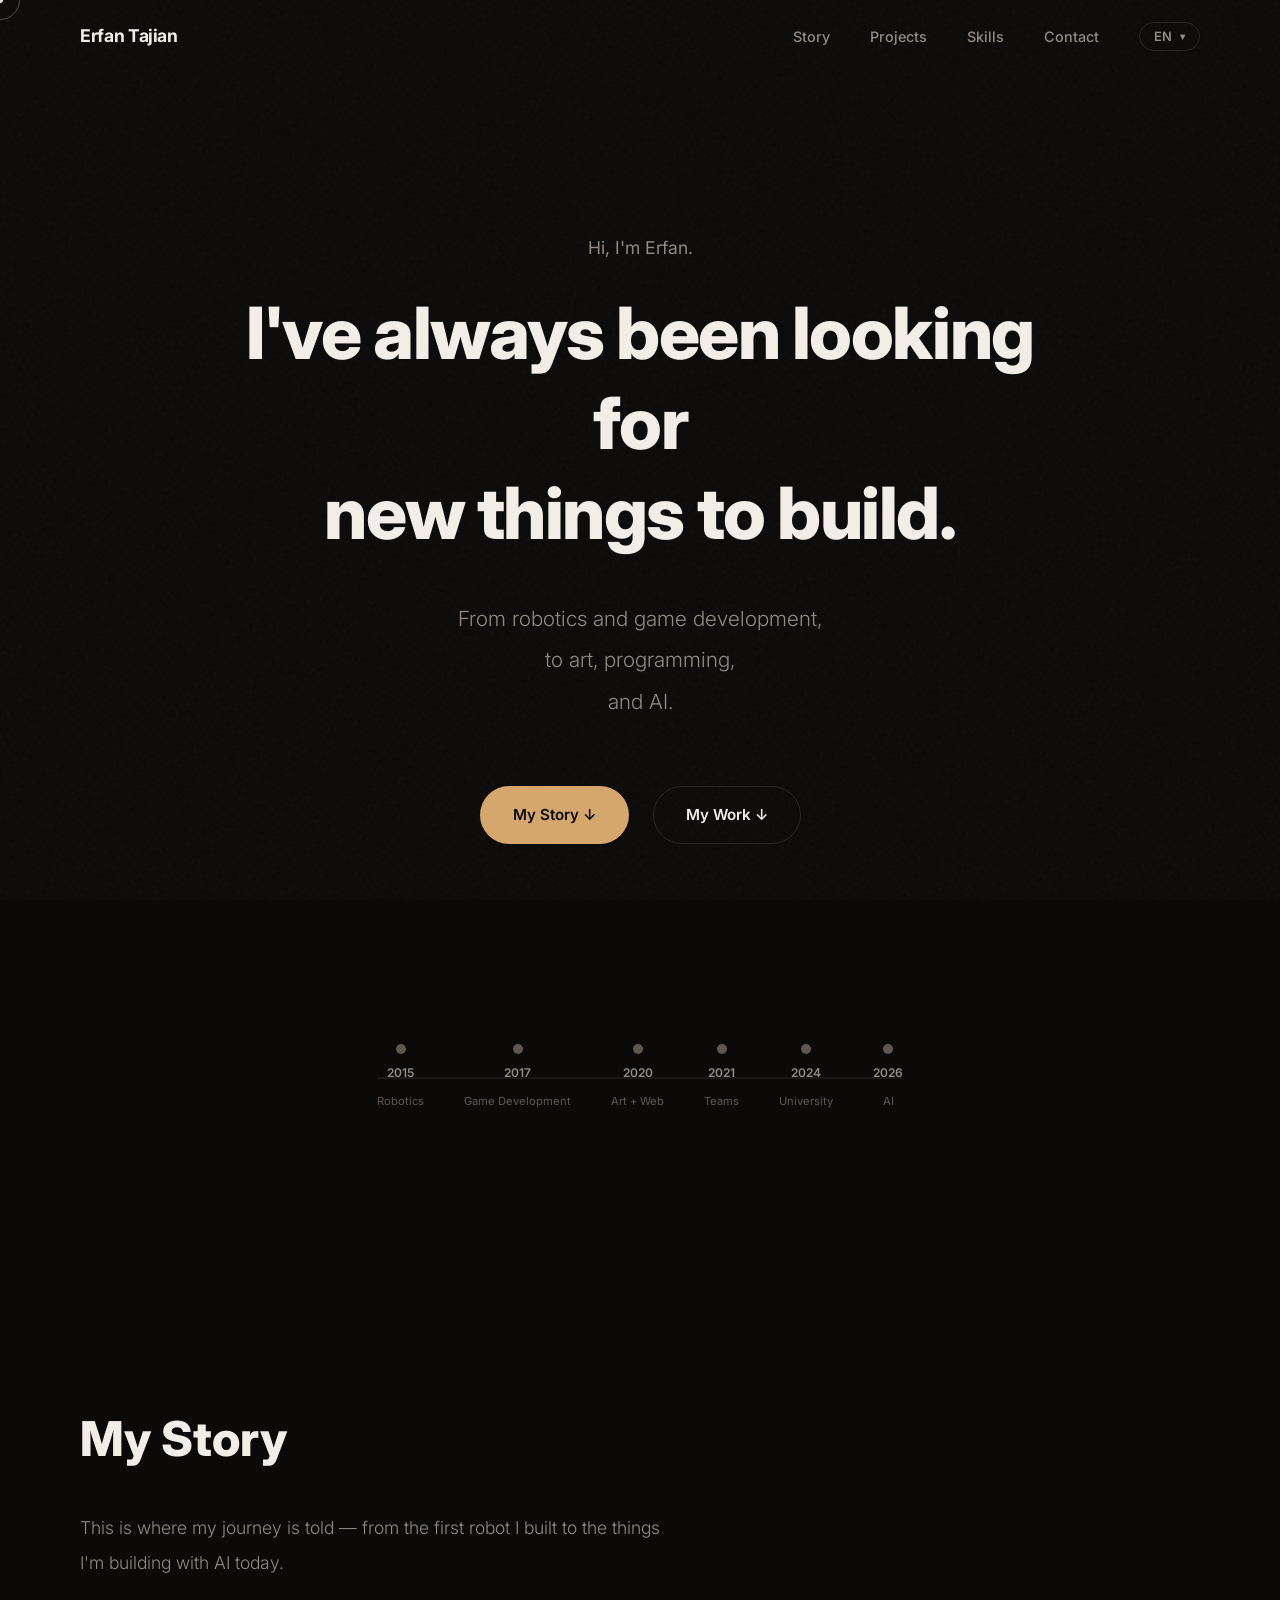
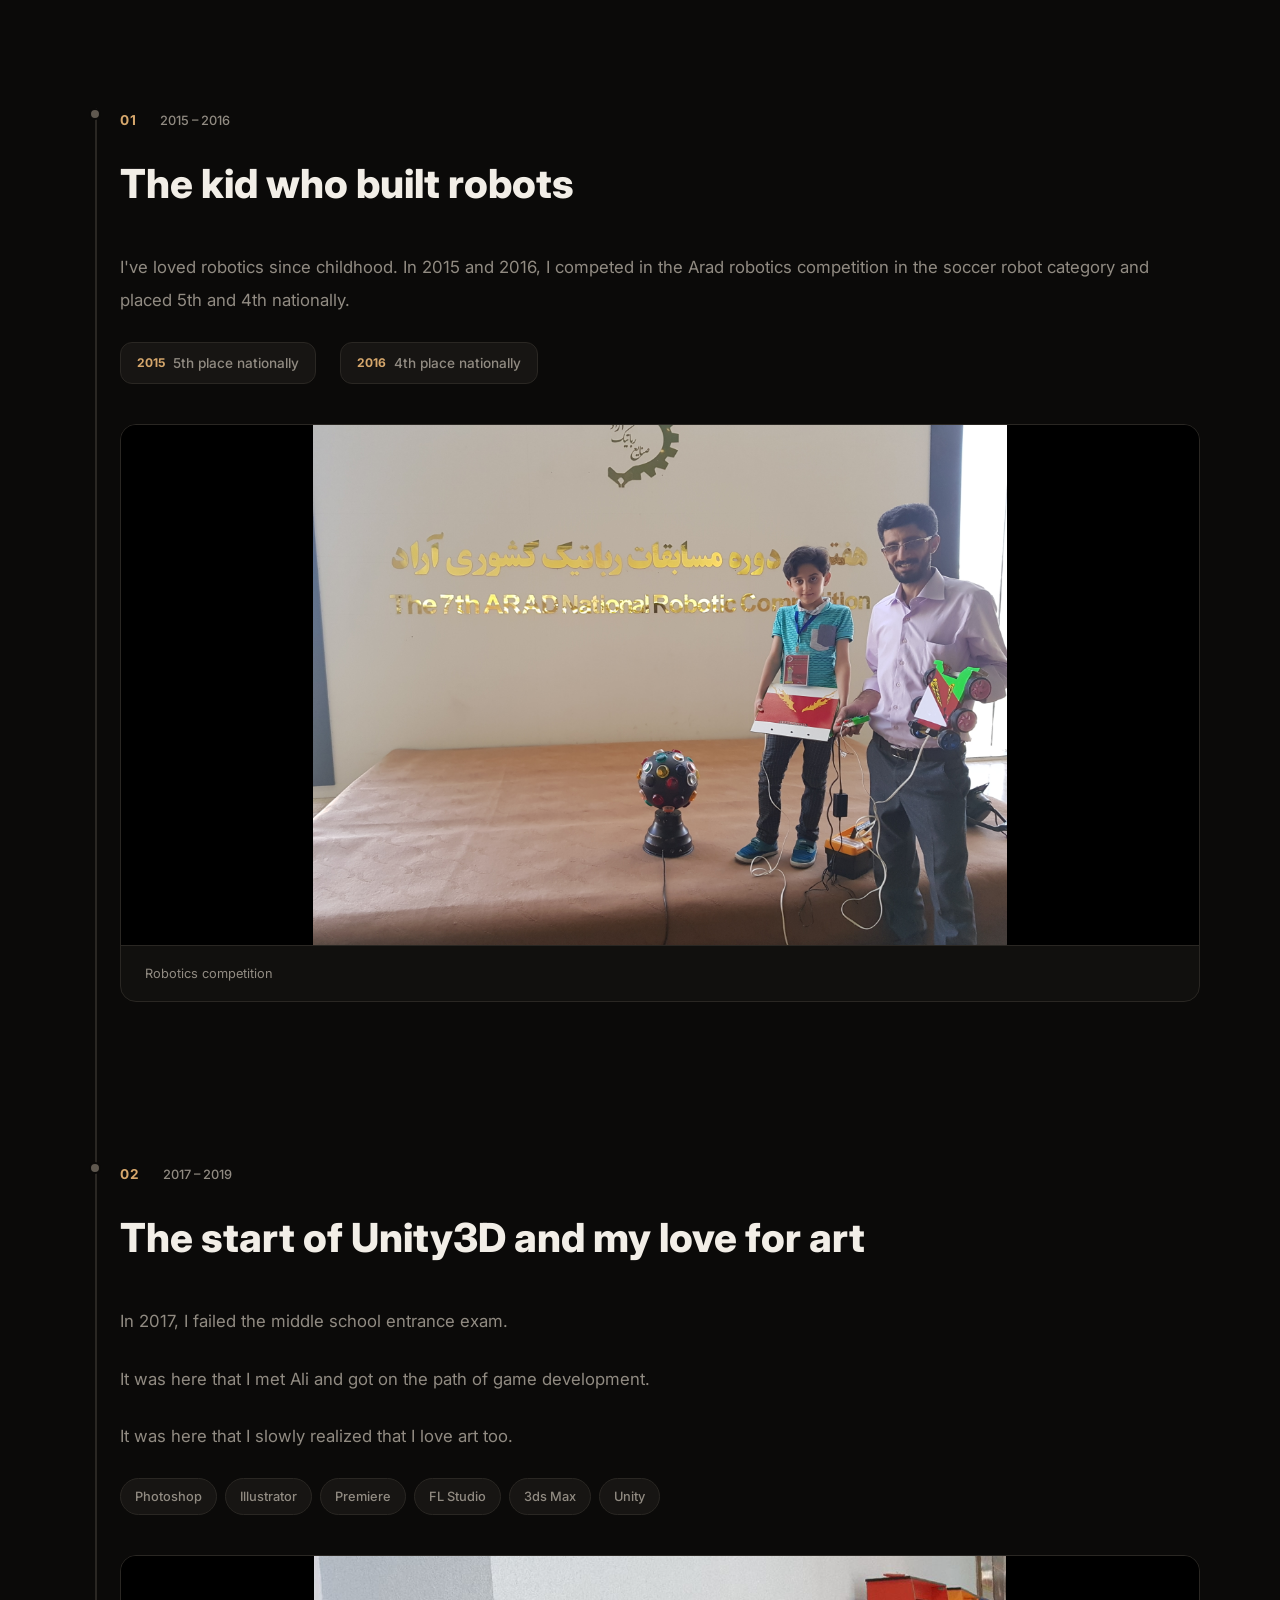
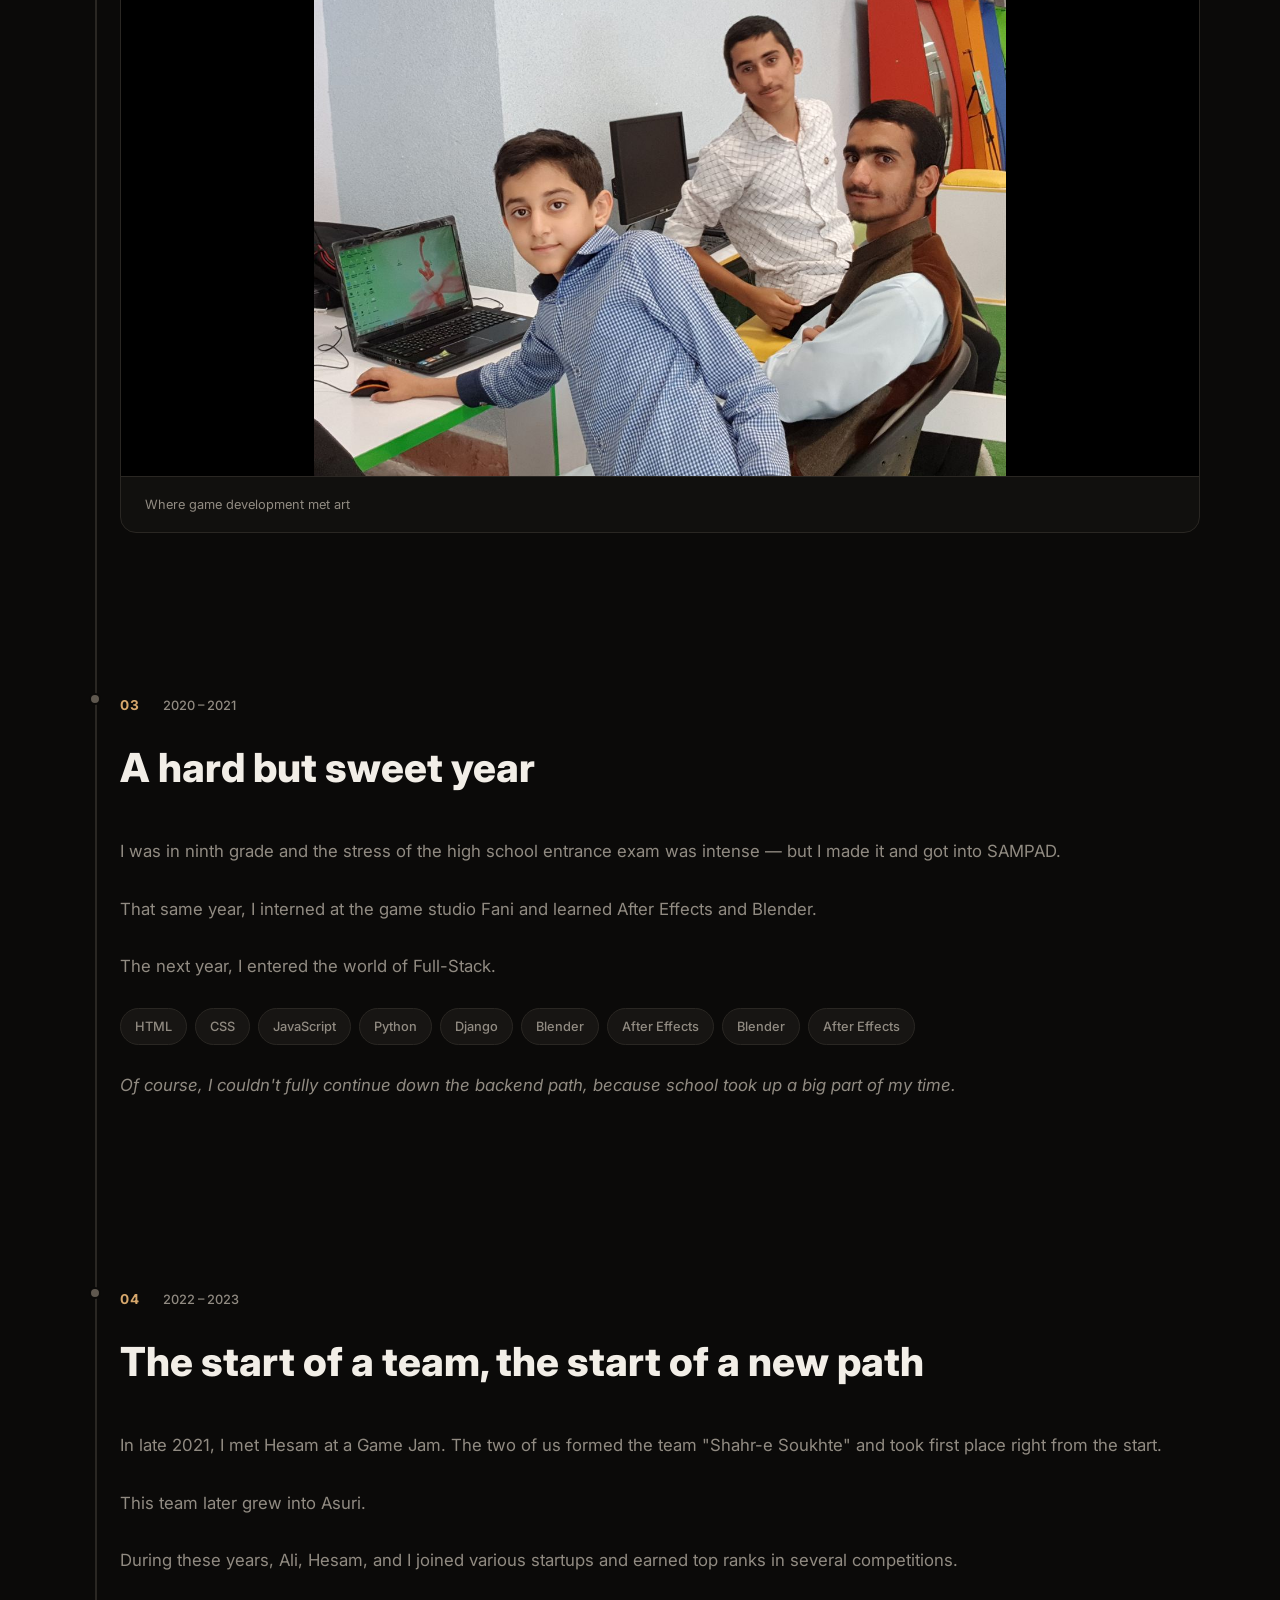
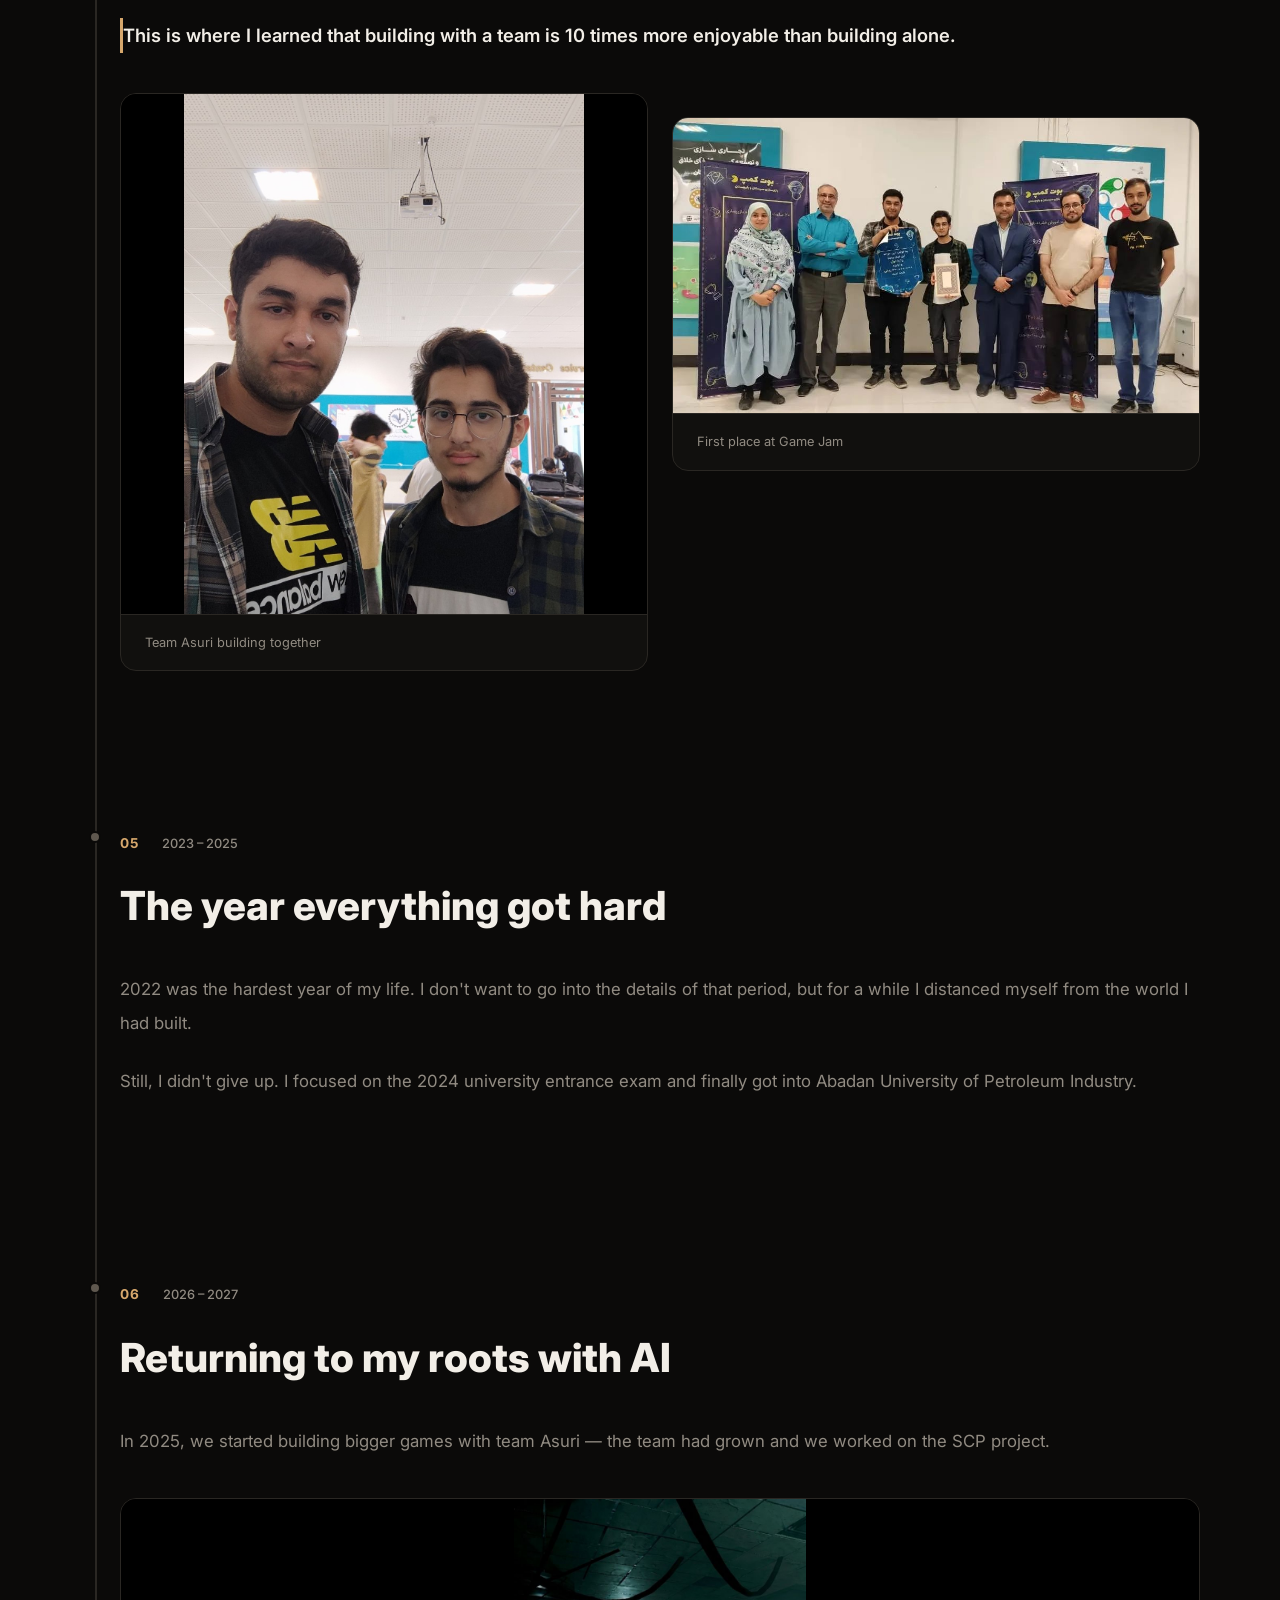
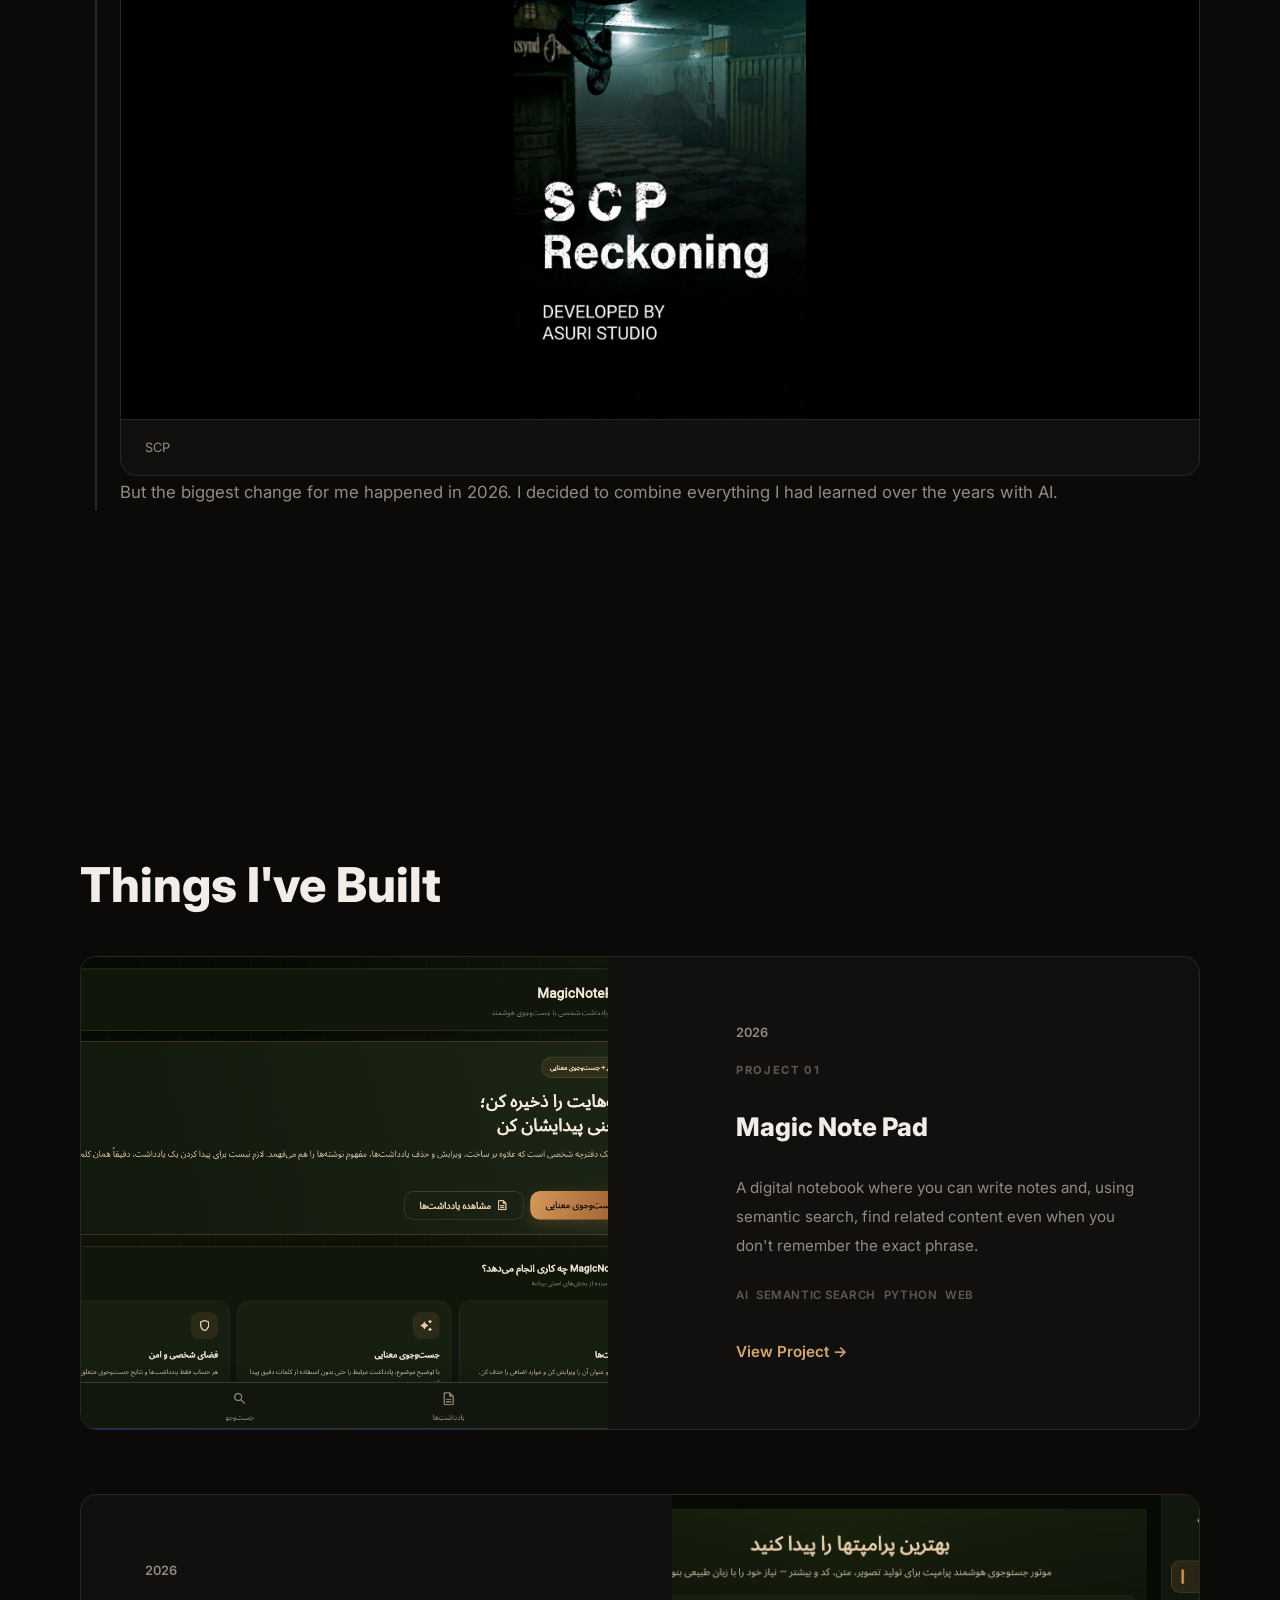
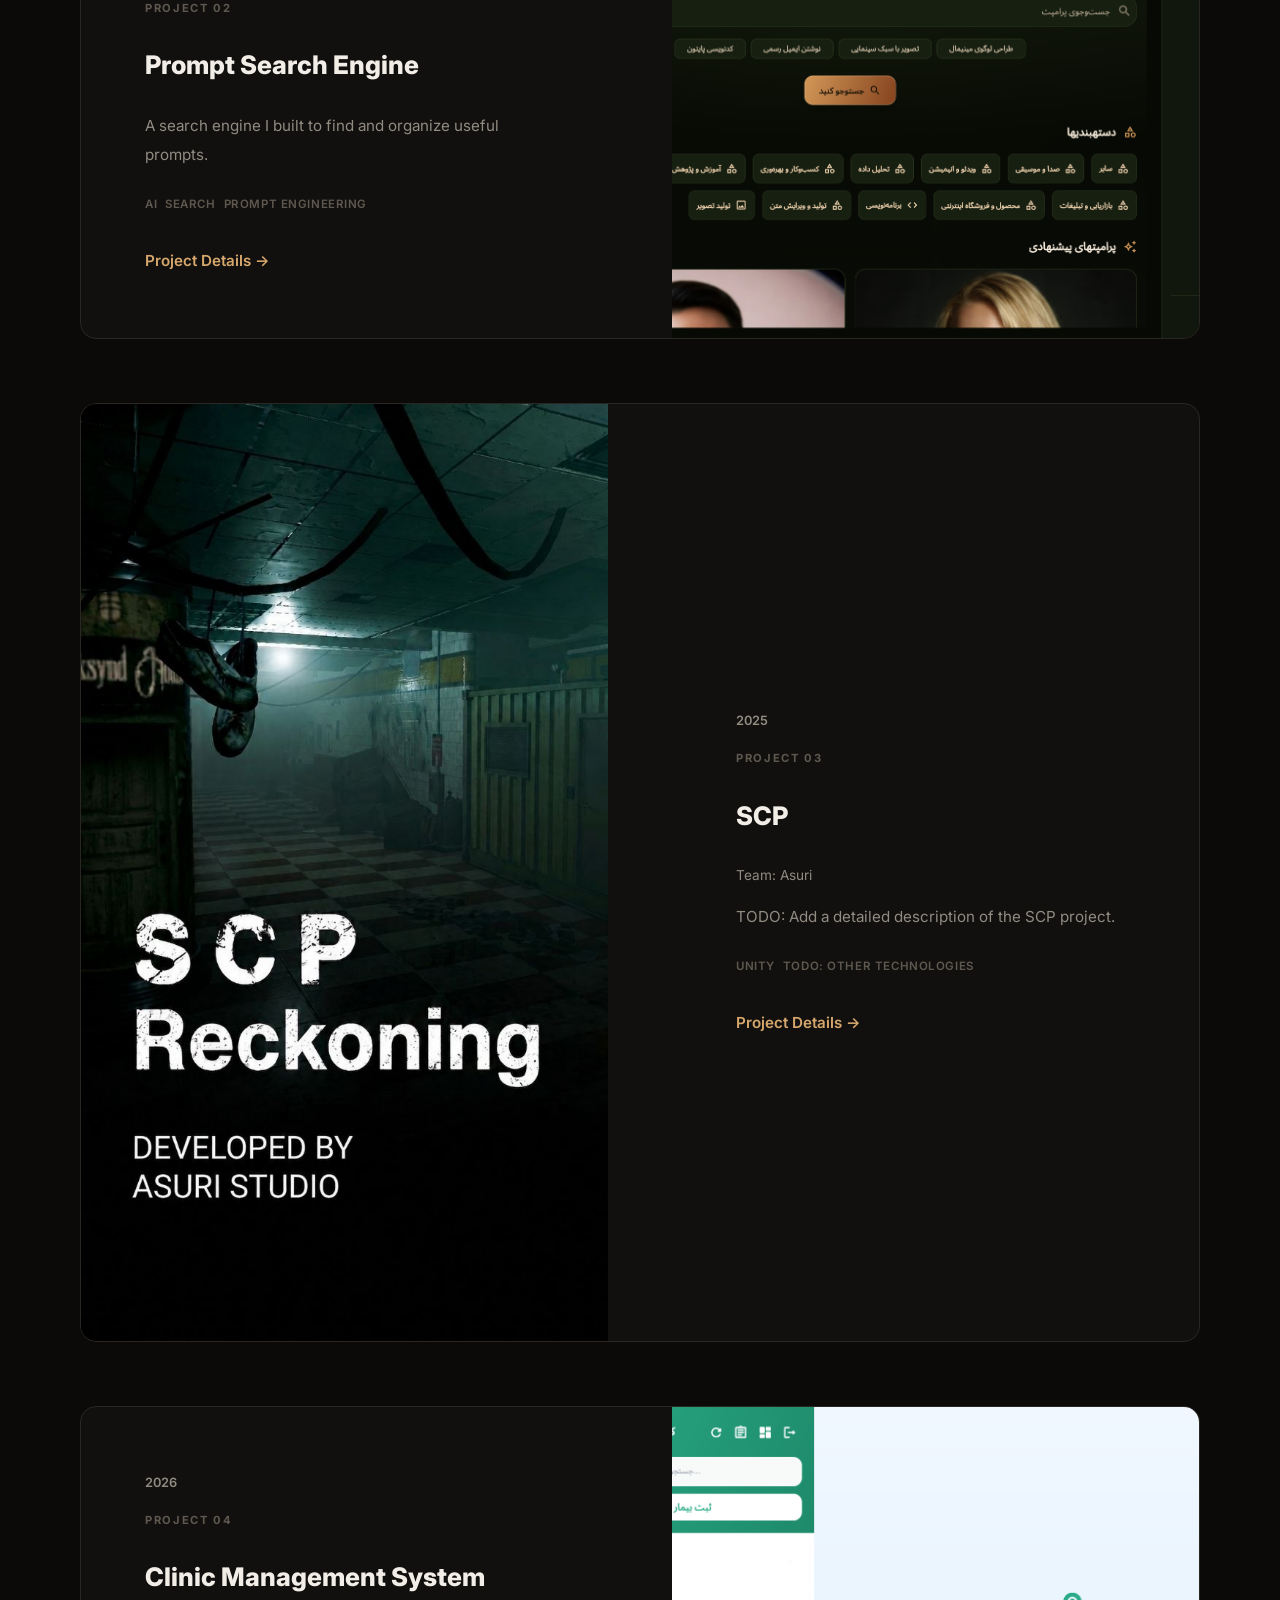
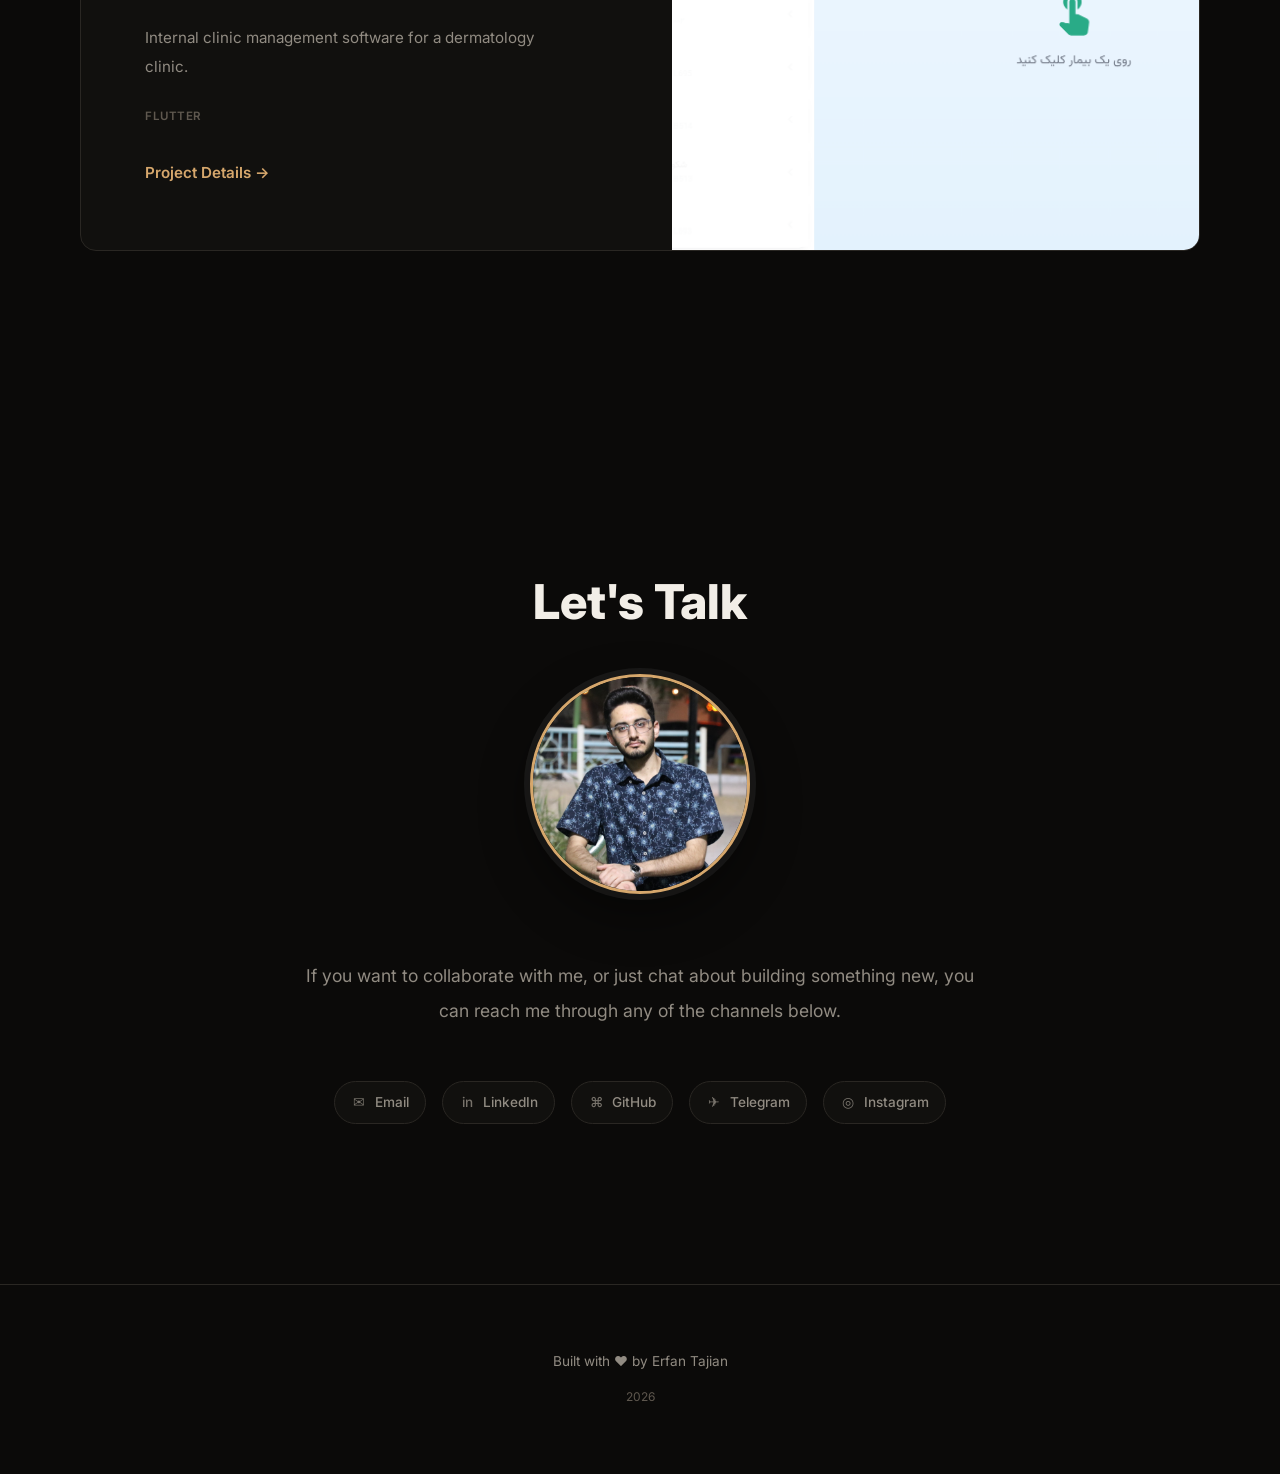
<file: en/index.html>
<!DOCTYPE html>
<html lang="en" dir="ltr">
<head>
    <meta charset="UTF-8">
    <meta name="viewport" content="width=device-width, initial-scale=1.0">
    <title>Erfan Tajian | Personal Portfolio</title>
    <meta name="description" content="The story of Erfan Tajian's journey from robotics and game development to design, programming, and AI.">
    <!-- Open Graph -->
    <meta property="og:title" content="Erfan Tajian | Personal Portfolio">
    <meta property="og:description" content="The story of Erfan Tajian's journey from robotics and game development to design, programming, and AI.">
    <meta property="og:image" content="../assets/images/og-image.svg">
    <meta property="og:url" content="https://erfantajian.com/en/">
    <!-- Language Alternates -->
    <link rel="alternate" hreflang="fa" href="https://erfantajian.com/">
    <link rel="alternate" hreflang="en" href="https://erfantajian.com/en/">
    <link rel="alternate" hreflang="ar" href="https://erfantajian.com/ar/">
    <!-- Fonts -->
    <link rel="preconnect" href="https://fonts.googleapis.com">
    <link rel="preconnect" href="https://fonts.gstatic.com" crossorigin>
    <link href="https://fonts.googleapis.com/css2?family=Vazirmatn:wght@300;400;500;600;700;800;900&family=Inter:wght@300;400;500;600;700;800&display=swap" rel="stylesheet">
    <!-- Styles: shared base + English (LTR) overrides -->
    <link rel="stylesheet" href="../style.css">
    <link rel="stylesheet" href="style.css">
</head>
<body>

    <!-- Custom Cursor -->
    <div class="cursor" id="cursor">
        <div class="cursor-dot"></div>
        <div class="cursor-circle"></div>
    </div>

    <!-- Progress Indicator -->
    <div class="progress-indicator" id="progressIndicator">
        <span class="progress-label">ERFAN TAJIAN</span>
        <div class="progress-bar">
            <div class="progress-track">
                <span class="progress-year start">2015</span>
                <div class="progress-line">
                    <div class="progress-fill" id="progressFill"></div>
                    <div class="progress-dot" id="progressDot"></div>
                </div>
                <span class="progress-year end">2026</span>
            </div>
        </div>
        <span class="progress-chapter" id="progressChapter">ROBOTICS</span>
    </div>

    <!-- Header / Navigation -->
    <header class="header" id="header">
        <nav class="nav">
            <a href="#hero" class="nav-logo">Erfan Tajian</a>
            <ul class="nav-links" id="navLinks">
                <li><a href="#story" class="nav-link">Story</a></li>
                <li><a href="#projects" class="nav-link">Projects</a></li>
                <li><a href="#skills" class="nav-link">Skills</a></li>
                <li><a href="#contact" class="nav-link">Contact</a></li>
                <li class="nav-langs" aria-label="Select language">
                    <button type="button" class="nav-lang-btn" aria-haspopup="true" aria-expanded="false" aria-label="Select language">
                        <span class="lang-current">EN</span>
                        <span class="lang-caret" aria-hidden="true">▾</span>
                    </button>
                    <ul class="lang-dropdown">
                        <li><a href="../index.html" class="lang-option" lang="fa"><span>فارسی</span><span class="lang-option-code">FA</span></a></li>
                        <li><a href="index.html" class="lang-option active" lang="en" aria-current="page"><span>English</span><span class="lang-option-code">EN</span></a></li>
                        <li><a href="../ar/" class="lang-option" lang="ar"><span>العربية</span><span class="lang-option-code">AR</span></a></li>
                    </ul>
                </li>
            </ul>
            <button class="nav-toggle" id="navToggle" aria-label="Menu">
                <span></span>
                <span></span>
                <span></span>
            </button>
        </nav>
    </header>

    <!-- Mobile Menu -->
    <div class="mobile-menu" id="mobileMenu">
        <ul class="mobile-menu-links">
            <li><a href="#story" class="mobile-link">Story</a></li>
            <li><a href="#projects" class="mobile-link">Projects</a></li>
            <li><a href="#skills" class="mobile-link">Skills</a></li>
            <li><a href="#contact" class="mobile-link">Contact</a></li>
            <li class="mobile-langs">
                <div class="nav-langs" aria-label="Select language">
                    <button type="button" class="nav-lang-btn" aria-haspopup="true" aria-expanded="false" aria-label="Select language">
                        <span class="lang-current">EN</span>
                        <span class="lang-caret" aria-hidden="true">▾</span>
                    </button>
                    <ul class="lang-dropdown">
                        <li><a href="../index.html" class="lang-option" lang="fa"><span>فارسی</span><span class="lang-option-code">FA</span></a></li>
                        <li><a href="index.html" class="lang-option active" lang="en" aria-current="page"><span>English</span><span class="lang-option-code">EN</span></a></li>
                        <li><a href="../ar/" class="lang-option" lang="ar"><span>العربية</span><span class="lang-option-code">AR</span></a></li>
                    </ul>
                </div>
            </li>
        </ul>
    </div>

    <main>

        <!-- Hero Section -->
        <section class="hero" id="hero">
            <div class="hero-content">
                <p class="hero-greeting">Hi, I'm Erfan.</p>
                <h1 class="hero-title">
                    I've always been looking for<br>
                    new things to build.
                </h1>
                <p class="hero-subtitle">
                   From robotics and game development,<br>
                   to art, programming,<br>
                   and AI.
                </p>
                <div class="hero-cta">
                    <a href="#story" class="btn btn-primary">My Story ↓</a>
                    <a href="#projects" class="btn btn-secondary">My Work ↓</a>
                </div>
            </div>
            <div class="hero-timeline-preview">
                <div class="hero-timeline-line"></div>
                <div class="hero-timeline-item" data-year="2015">
                    <span class="ht-dot"></span>
                    <span class="ht-year">2015</span>
                    <span class="ht-label">Robotics</span>
                </div>
                <div class="hero-timeline-item" data-year="2017">
                    <span class="ht-dot"></span>
                    <span class="ht-year">2017</span>
                    <span class="ht-label">Game Development</span>
                </div>
                <div class="hero-timeline-item" data-year="2020">
                    <span class="ht-dot"></span>
                    <span class="ht-year">2020</span>
                    <span class="ht-label">Art + Web</span>
                </div>
                <div class="hero-timeline-item" data-year="2021">
                    <span class="ht-dot"></span>
                    <span class="ht-year">2021</span>
                    <span class="ht-label">Teams</span>
                </div>
                <div class="hero-timeline-item" data-year="2024">
                    <span class="ht-dot"></span>
                    <span class="ht-year">2024</span>
                    <span class="ht-label">University</span>
                </div>
                <div class="hero-timeline-item" data-year="2026">
                    <span class="ht-dot"></span>
                    <span class="ht-year">2026</span>
                    <span class="ht-label">AI</span>
                </div>
            </div>
        </section>

        <!-- Story Intro -->
        <section class="section-intro" id="intro">
            <div class="container">
                <h2 class="section-title reveal">My Story</h2>
                <p class="section-subtitle reveal">This is where my journey is told — from the first robot I built to the things I'm building with AI today.</p>
            </div>
        </section>

        <!-- Timeline / Story Section -->
        <section class="section-story" id="story">
            <div class="container">
                <div class="timeline">

                    <!-- Chapter 01 -->
                    <article class="chapter reveal" id="chapter-01">
                        <div class="timeline-node">
                            <div class="node-dot"></div>
                            <div class="node-line"></div>
                        </div>
                        <div class="chapter-content">
                            <div class="chapter-meta">
                                <span class="chapter-number">01</span>
                                <span class="chapter-date">2015 – 2016</span>
                            </div>
                            <h3 class="chapter-title">The kid who built robots</h3>
                            <div class="chapter-body">
                                <p>I've loved robotics since childhood. In 2015 and 2016, I competed in the Arad robotics competition in the soccer robot category and placed 5th and 4th nationally.</p>
                                <div class="chapter-achievements">
                                    <div class="achievement-badge">
                                        <span class="badge-year">2015</span>
                                        <span class="badge-text">5th place nationally</span>
                                    </div>
                                    <div class="achievement-badge">
                                        <span class="badge-year">2016</span>
                                        <span class="badge-text">4th place nationally</span>
                                    </div>
                                </div>
                            </div>
                            <div class="chapter-artifact">
                                <div class="artifact-card">
                                    <img src="../assets/images/robotics-competition.jpg" alt="Arad robotics competition" loading="lazy">
                                    <span class="artifact-caption">Robotics competition</span>
                                </div>
                            </div>
                        </div>
                    </article>

                    <!-- Chapter 02 -->
                    <article class="chapter reveal" id="chapter-02">
                        <div class="timeline-node">
                            <div class="node-dot"></div>
                            <div class="node-line"></div>
                        </div>
                        <div class="chapter-content">
                            <div class="chapter-meta">
                                <span class="chapter-number">02</span>
                                <span class="chapter-date">2017 – 2019</span>
                            </div>
                            <h3 class="chapter-title">The start of Unity3D and my love for art</h3>
                            <div class="chapter-body">
                                <p>In 2017, I failed the middle school entrance exam.</p>
                                <p>It was here that I met Ali and got on the path of game development.</p>
                                <p>It was here that I slowly realized that I love art too.</p>
                                <div class="chapter-skills">
                                    <span class="skill-tag">Photoshop</span>
                                    <span class="skill-tag">Illustrator</span>
                                    <span class="skill-tag">Premiere</span>
                                    <span class="skill-tag">FL Studio</span>
                                    <span class="skill-tag">3ds Max</span>
                                    <span class="skill-tag">Unity</span>
                                </div>
                                <div class="chapter-artifact">
                                    <div class="artifact-card">
                                        <img src="../assets/images/game-1.jpg" alt="The start of Unity3D and my love for art" loading="lazy">
                                        <span class="artifact-caption">Where game development met art</span>
                                    </div>
                                </div>
                            </div>
                        </div>
                    </article>

                    <!-- Chapter 03 -->
                    <article class="chapter reveal" id="chapter-03">
                        <div class="timeline-node">
                            <div class="node-dot"></div>
                            <div class="node-line"></div>
                        </div>
                        <div class="chapter-content">
                            <div class="chapter-meta">
                                <span class="chapter-number">03</span>
                                <span class="chapter-date">2020 – 2021</span>
                            </div>
                            <h3 class="chapter-title">A hard but sweet year</h3>
                            <div class="chapter-body">
                                <p>I was in ninth grade and the stress of the high school entrance exam was intense — but I made it and got into SAMPAD.</p>
                                <p>That same year, I interned at the game studio Fani and learned After Effects and Blender.</p>
                                <p>The next year, I entered the world of Full-Stack.</p>
                                <div class="chapter-skills">
                                    <span class="skill-tag">HTML</span>
                                    <span class="skill-tag">CSS</span>
                                    <span class="skill-tag">JavaScript</span>
                                    <span class="skill-tag">Python</span>
                                    <span class="skill-tag">Django</span>
                                    <span class="skill-tag">Blender</span>
                                    <span class="skill-tag">After Effects</span>
                                    <span class="skill-tag">Blender</span>
                                    <span class="skill-tag">After Effects</span>
                                </div>
                                <p class="chapter-note">Of course, I couldn't fully continue down the backend path, because school took up a big part of my time.</p>
                            </div>
                        </div>
                    </article>

                    <!-- Chapter 04 -->
                    <article class="chapter reveal" id="chapter-04">
                        <div class="timeline-node">
                            <div class="node-dot"></div>
                            <div class="node-line"></div>
                        </div>
                        <div class="chapter-content">
                            <div class="chapter-meta">
                                <span class="chapter-number">04</span>
                                <span class="chapter-date">2022 – 2023</span>
                            </div>
                            <h3 class="chapter-title">The start of a team, the start of a new path</h3>
                            <div class="chapter-body">
                                <p>In late 2021, I met Hesam at a Game Jam. The two of us formed the team "Shahr-e Soukhte" and took first place right from the start.</p>
                                <p>This team later grew into Asuri.</p>
                                <p>During these years, Ali, Hesam, and I joined various startups and earned top ranks in several competitions.</p>
                                <blockquote class="chapter-highlight">
                                    This is where I learned that building with a team is 10 times more enjoyable than building alone.
                                </blockquote>
                            </div>
                            <div class="chapter-artifact">
                                <div class="artifact-card">
                                    <img src="../assets/images/asuri-team-building.jpg" alt="Team Asuri" loading="lazy">
                                    <span class="artifact-caption">Team Asuri building together</span>
                                </div>
                                <div class="artifact-card">
                                    <img src="../assets/images/game-show-first-place.webp" alt="Game Jam" loading="lazy">
                                    <span class="artifact-caption">First place at Game Jam</span>
                                </div>
                            </div>
                        </div>
                    </article>

                    <!-- Chapter 05 -->
                    <article class="chapter reveal" id="chapter-05">
                        <div class="timeline-node">
                            <div class="node-dot"></div>
                            <div class="node-line"></div>
                        </div>
                        <div class="chapter-content">
                            <div class="chapter-meta">
                                <span class="chapter-number">05</span>
                                <span class="chapter-date">2023 – 2025</span>
                            </div>
                            <h3 class="chapter-title">The year everything got hard</h3>
                            <div class="chapter-body">
                                <p>2022 was the hardest year of my life. I don't want to go into the details of that period, but for a while I distanced myself from the world I had built.</p>
                                <p>Still, I didn't give up. I focused on the 2024 university entrance exam and finally got into Abadan University of Petroleum Industry.</p>
                            </div>
                        </div>
                    </article>

                    <!-- Chapter 06 -->
                    <article class="chapter reveal" id="chapter-06">
                        <div class="timeline-node">
                            <div class="node-dot"></div>
                            <div class="node-line"></div>
                        </div>
                        <div class="chapter-content">
                            <div class="chapter-meta">
                                <span class="chapter-number">06</span>
                                <span class="chapter-date">2026 – 2027</span>
                            </div>
                            <h3 class="chapter-title">Returning to my roots with AI</h3>
                            <div class="chapter-body">
                                <p>In 2025, we started building bigger games with team Asuri — the team had grown and we worked on the SCP project.</p>
                                <div class="chapter-artifact">
                                    <div class="artifact-card">
                                        <img src="../assets/images/scp-reckoning.jpg" alt="SCP Reckoning" loading="lazy">
                                        <span class="artifact-caption">SCP</span>
                                    </div>
                                </div>
                                <p>But the biggest change for me happened in 2026. I decided to combine everything I had learned over the years with AI.</p>
                            </div>
                        </div>
                    </article>

                </div>
            </div>
        </section>

        <!-- Projects Section -->
        <section class="section-projects" id="projects">
            <div class="container">
                <h2 class="section-title reveal">Things I've Built</h2>
                <div class="projects-grid">
                    <!-- Project 01 -->
                    <article class="project-card reveal">
                        <div class="project-image">
                            <img src="../assets/images/magic-note-pad.png" alt="Magic Note Pad" loading="lazy">
                        </div>
                        <div class="project-info">
                            <span class="project-year">2026</span>
                            <span class="project-number">PROJECT 01</span>
                            <h3 class="project-title">Magic Note Pad</h3>
                            <p class="project-desc">A digital notebook where you can write notes and, using semantic search, find related content even when you don't remember the exact phrase.</p>
                            <div class="project-tech">
                                <span>AI</span>
                                <span>Semantic Search</span>
                                <span>Python</span>
                                <span>Web</span>
                            </div>
                            <a href="#" class="project-link">View Project →</a>
                        </div>
                    </article>

                    <!-- Project 02 -->
                    <article class="project-card reveal">
                        <div class="project-image">
                            <img src="../assets/images/prompt-search-engine.png" alt="Prompt Search Engine" loading="lazy">
                        </div>
                        <div class="project-info">
                            <span class="project-year">2026</span>
                            <span class="project-number">PROJECT 02</span>
                            <h3 class="project-title">Prompt Search Engine</h3>
                            <p class="project-desc">A search engine I built to find and organize useful prompts.</p>
                            <div class="project-tech">
                                <span>AI</span>
                                <span>Search</span>
                                <span>Prompt Engineering</span>
                            </div>
                            <a href="#" class="project-link">Project Details →</a>
                        </div>
                    </article>

                    <!-- Project 03 -->
                    <article class="project-card reveal">
                        <div class="project-image">
                            <img src="../assets/images/scp-reckoning.jpg" alt="SCP Reckoning - Asuri Team" loading="lazy">
                        </div>
                        <div class="project-info">
                            <span class="project-year">2025</span>
                            <span class="project-number">PROJECT 03</span>
                            <h3 class="project-title">SCP</h3>
                            <span class="project-team">Team: Asuri</span>
                            <p class="project-desc">TODO: Add a detailed description of the SCP project.</p>
                            <div class="project-tech">
                                <span>Unity</span>
                                <span>TODO: Other technologies</span>
                            </div>
                            <a href="#" class="project-link">Project Details →</a>
                        </div>
                    </article>

                    <!-- Project 04 -->
                    <article class="project-card reveal">
                        <div class="project-image">
                            <img src="../assets/images/clinic.png" alt="Clinic Management System" loading="lazy">
                        </div>
                        <div class="project-info">
                            <span class="project-year">2026</span>
                            <span class="project-number">PROJECT 04</span>
                            <h3 class="project-title">Clinic Management System</h3>
                            <p class="project-desc">Internal clinic management software for a dermatology clinic.</p>
                            <div class="project-tech">
                                <span>Flutter</span>
                            </div>
                            <a href="#" class="project-link">Project Details →</a>
                        </div>
                    </article>
                </div>
            </div>
        </section>

        <!-- Skills Section -->
        <!-- <section class="section-skills" id="skills">
            <div class="container">
                <h2 class="section-title reveal">Things I learned along the way</h2>
                <div class="skills-timeline reveal">
                    <div class="skills-item">
                        <span class="skills-year">2015</span>
                        <span class="skills-name">Robotics</span>
                    </div>
                    <div class="skills-item">
                        <span class="skills-year">2017</span>
                        <span class="skills-name">Unity + Game Design</span>
                    </div>
                    <div class="skills-item">
                        <span class="skills-year">2018</span>
                        <span class="skills-name">Digital Art</span>
                    </div>
                    <div class="skills-item">
                        <span class="skills-year">2020</span>
                        <span class="skills-name">Web + Blender</span>
                    </div>
                    <div class="skills-item">
                        <span class="skills-year">2021</span>
                        <span class="skills-name">Team Building + Startups</span>
                    </div>
                    <div class="skills-item">
                        <span class="skills-year">2025</span>
                        <span class="skills-name">AI + Search</span>
                    </div>
                </div>

                <div class="skills-categories reveal">
                    <div class="skill-category">
                        <h3 class="category-title">Game & Art</h3>
                        <div class="skill-tags">
                            <span class="skill-tag">Unity</span>
                            <span class="skill-tag">Level Design</span>
                            <span class="skill-tag">Blender</span>
                            <span class="skill-tag">After Effects</span>
                            <span class="skill-tag">Photoshop</span>
                            <span class="skill-tag">Illustrator</span>
                            <span class="skill-tag">Premiere</span>
                            <span class="skill-tag">FL Studio</span>
                        </div>
                    </div>
                    <div class="skill-category">
                        <h3 class="category-title">Web & Development</h3>
                        <div class="skill-tags">
                            <span class="skill-tag">HTML</span>
                            <span class="skill-tag">CSS</span>
                            <span class="skill-tag">JavaScript</span>
                            <span class="skill-tag">Python</span>
                            <span class="skill-tag">Django</span>
                            <span class="skill-tag">Full-Stack Concepts</span>
                        </div>
                    </div>
                    <div class="skill-category">
                        <h3 class="category-title">AI & Modern Tech</h3>
                        <div class="skill-tags">
                            <span class="skill-tag">Prompt Engineering</span>
                            <span class="skill-tag">Semantic Search</span>
                            <span class="skill-tag">AI-assisted Development</span>
                        </div>
                    </div>
                </div>
            </div>
        </section> -->
        <!-- Contact Section -->
        <section class="section-contact" id="contact">
            <div class="container">
                <h2 class="section-title reveal">Let's Talk</h2>
                <div class="contact-content reveal">
                    <div class="contact-portrait">
                        <img src="../assets/images/me.jpg" alt="Erfan Tajian" loading="lazy">
                    </div>
                    <p class="contact-text">If you want to collaborate with me, or just chat about building something new, you can reach me through any of the channels below.</p>
                    <div class="contact-links">
                        <a href="mailto:erfan.tajiyan@gmail.com" class="contact-link">
                            <span class="contact-icon">✉</span>
                            <span>Email</span>
                        </a>
                        <a href="https://www.linkedin.com/in/erfan-tajian-9a40a5229/" class="contact-link" target="_blank" rel="noopener noreferrer">
                            <span class="contact-icon">in</span>
                            <span>LinkedIn</span>
                        </a>
                        <a href="https://github.com/erfantajiyan" class="contact-link" target="_blank" rel="noopener noreferrer">
                            <span class="contact-icon">⌘</span>
                            <span>GitHub</span>
                        </a>
                        <a href="https://t.me/erfantajian" class="contact-link" target="_blank" rel="noopener noreferrer">
                            <span class="contact-icon">✈</span>
                            <span>Telegram</span>
                        </a>
                        <a href="https://instagram.com/erfan.tajian" class="contact-link" target="_blank" rel="noopener noreferrer">
                            <span class="contact-icon">◎</span>
                            <span>Instagram</span>
                        </a>
                    </div>
                </div>
            </div>
        </section>

    </main>

    <!-- Footer -->
    <footer class="footer">
        <div class="container">
            <p class="footer-text">Built with ❤️ by Erfan Tajian</p>
            <span class="footer-year">2026</span>
        </div>
    </footer>

    <!-- Script -->
    <script src="../script.js"></script>
</body>
</html>
</file>
<file: style.css>
/* ============================================
   Digital Life Archive — Erfan Tajian
   Design System & Complete Styles
   ============================================ */

/* --- CSS Custom Properties --- */
:root {
    /* Colors */
    --bg-primary: #0B0A09;
    --bg-secondary: #11100E;
    --bg-surface: #171513;
    --text-primary: #F2EEE7;
    --text-secondary: #918B82;
    --accent: #D6A76C;
    --accent-hover: #E5B86B;
    --border: #2A2723;
    --border-light: #1C1A17;
    --node-inactive: #5F584F;
    --grid-color: #161412;

    /* Typography */
    --font-fa: 'Vazirmatn', sans-serif;
    --font-en: 'Inter', sans-serif;

    /* Spacing */
    --space-xs: 0.5rem;
    --space-sm: 1rem;
    --space-md: 1.5rem;
    --space-lg: 2.5rem;
    --space-xl: 4rem;
    --space-2xl: 6rem;
    --space-3xl: 10rem;

    /* Layout */
    --container-max: 1200px;
    --nav-height: 72px;

    /* Transitions */
    --ease: cubic-bezier(0.25, 0.1, 0.25, 1);
    --duration: 400ms;
    --duration-fast: 200ms;
    --duration-slow: 700ms;

    /* Border Radius */
    --radius-sm: 8px;
    --radius-md: 12px;
    --radius-lg: 16px;
    --radius-full: 999px;
}

/* --- Reset & Base --- */
*,
*::before,
*::after {
    margin: 0;
    padding: 0;
    box-sizing: border-box;
}

html {
    scroll-behavior: smooth;
    font-size: 16px;
    -webkit-font-smoothing: antialiased;
    -moz-osx-font-smoothing: grayscale;
}

body {
    font-family: var(--font-fa);
    background-color: var(--bg-primary);
    color: var(--text-primary);
    line-height: 1.8;
    overflow-x: hidden;
    min-height: 100vh;
    position: relative;
}

/* Subtle noise texture */
body::before {
    content: '';
    position: fixed;
    inset: 0;
    background-image: url("data:image/svg+xml,%3Csvg viewBox='0 0 256 256' xmlns='http://www.w3.org/2000/svg'%3E%3Cfilter id='noise'%3E%3CfeTurbulence type='fractalNoise' baseFrequency='0.9' numOctaves='4' stitchTiles='stitch'/%3E%3C/filter%3E%3Crect width='100%25' height='100%25' filter='url(%23noise)' opacity='0.03'/%3E%3C/svg%3E");
    pointer-events: none;
    z-index: 0;
}

/* Decorative grid */
body::after {
    content: '';
    position: fixed;
    inset: 0;
    background-image:
        linear-gradient(var(--grid-color) 1px, transparent 1px),
        linear-gradient(90deg, var(--grid-color) 1px, transparent 1px);
    background-size: 80px 80px;
    opacity: 0.12;
    pointer-events: none;
    z-index: 0;
}

a {
    color: inherit;
    text-decoration: none;
}

img {
    max-width: 100%;
    height: auto;
    display: block;
}

ul {
    list-style: none;
}

button {
    background: none;
    border: none;
    color: inherit;
    cursor: pointer;
    font-family: inherit;
}

/* --- Container --- */
.container {
    max-width: var(--container-max);
    margin-inline: auto;
    padding-inline: var(--space-lg);
}

/* --- Custom Cursor --- */
.cursor {
    display: none;
}

@media (hover: hover) and (pointer: fine) {
    .cursor {
        display: block;
        position: fixed;
        inset: 0;
        pointer-events: none;
        z-index: 9999;
        mix-blend-mode: difference;
    }

    .cursor-dot {
        width: 6px;
        height: 6px;
        background: var(--text-primary);
        border-radius: 50%;
        position: fixed;
        transform: translate(-50%, -50%);
        transition: width 0.2s var(--ease), height 0.2s var(--ease), background 0.2s var(--ease);
    }

    .cursor-circle {
        width: 40px;
        height: 40px;
        border: 1px solid rgba(242, 238, 231, 0.3);
        border-radius: 50%;
        position: fixed;
        transform: translate(-50%, -50%);
        transition: width 0.3s var(--ease), height 0.3s var(--ease), border-color 0.3s var(--ease), opacity 0.3s var(--ease);
    }

    .cursor.cursor--hover .cursor-dot {
        width: 10px;
        height: 10px;
        background: var(--accent);
    }

    .cursor.cursor--hover .cursor-circle {
        width: 60px;
        height: 60px;
        border-color: var(--accent);
    }

    body {
        cursor: none;
    }

    a, button, .project-card, .skill-tag, .achievement-item {
        cursor: none;
    }
}

/* --- Header / Navigation --- */
.header {
    position: fixed;
    top: 0;
    left: 0;
    right: 0;
    height: var(--nav-height);
    z-index: 100;
    transition: background var(--duration) var(--ease), height var(--duration) var(--ease), backdrop-filter var(--duration) var(--ease);
}

.header.scrolled {
    background: rgba(11, 10, 9, 0.85);
    backdrop-filter: blur(12px);
    -webkit-backdrop-filter: blur(12px);
    height: 60px;
    border-bottom: 1px solid var(--border);
}

.nav {
    max-width: var(--container-max);
    margin-inline: auto;
    padding-inline: var(--space-lg);
    height: 100%;
    display: flex;
    align-items: center;
    justify-content: space-between;
}

.nav-logo {
    font-weight: 700;
    font-size: 1.1rem;
    letter-spacing: -0.02em;
    transition: color var(--duration-fast) var(--ease);
}

.nav-logo:hover {
    color: var(--accent);
}

.nav-links {
    display: flex;
    align-items: center;
    gap: var(--space-lg);
}

.nav-link {
    font-size: 0.9rem;
    font-weight: 500;
    color: var(--text-secondary);
    transition: color var(--duration-fast) var(--ease);
    position: relative;
}

.nav-link::after {
    content: '';
    position: absolute;
    bottom: -4px;
    right: 0;
    width: 0;
    height: 1px;
    background: var(--accent);
    transition: width var(--duration) var(--ease);
}

.nav-link:hover {
    color: var(--text-primary);
}

.nav-link:hover::after {
    width: 100%;
}

/* Language Switcher (Dropdown) */
.nav-langs {
    position: relative;
}

.nav-lang-btn {
    display: inline-flex;
    align-items: center;
    gap: 8px;
    font-family: var(--font-en);
    font-size: 0.8rem;
    font-weight: 600;
    color: var(--text-secondary);
    padding: 6px 14px;
    border: 1px solid var(--border);
    border-radius: var(--radius-full);
    background: transparent;
    transition: all var(--duration-fast) var(--ease);
}

.nav-lang-btn:hover,
.nav-langs.open .nav-lang-btn {
    color: var(--accent);
    border-color: var(--accent);
}

.lang-caret {
    font-size: 0.6rem;
    line-height: 1;
    transition: transform var(--duration-fast) var(--ease);
}

.nav-langs.open .lang-caret {
    transform: rotate(180deg);
}

.lang-dropdown {
    position: absolute;
    top: calc(100% + 10px);
    inset-inline-end: 0;
    min-width: 150px;
    background: var(--bg-surface);
    border: 1px solid var(--border);
    border-radius: var(--radius-md);
    padding: 6px;
    box-shadow: 0 16px 40px rgba(0, 0, 0, 0.45);
    opacity: 0;
    visibility: hidden;
    transform: translateY(-6px);
    transition: opacity var(--duration-fast) var(--ease), transform var(--duration-fast) var(--ease), visibility var(--duration-fast) var(--ease);
    z-index: 120;
}

.nav-langs.open .lang-dropdown {
    opacity: 1;
    visibility: visible;
    transform: translateY(0);
}

.lang-option {
    display: flex;
    align-items: center;
    justify-content: space-between;
    gap: var(--space-md);
    padding: 8px 12px;
    border-radius: var(--radius-sm);
    font-size: 0.88rem;
    font-weight: 500;
    color: var(--text-secondary);
    transition: all var(--duration-fast) var(--ease);
}

.lang-option:hover {
    background: var(--bg-secondary);
    color: var(--text-primary);
}

.lang-option.active {
    color: var(--accent);
}

.lang-option-code {
    font-family: var(--font-en);
    font-size: 0.7rem;
    font-weight: 700;
    color: var(--node-inactive);
}

.lang-option.active .lang-option-code {
    color: var(--accent);
}

/* Mobile Toggle */
.nav-toggle {
    display: none;
    flex-direction: column;
    gap: 5px;
    padding: 8px;
    z-index: 110;
}

.nav-toggle span {
    display: block;
    width: 22px;
    height: 2px;
    background: var(--text-primary);
    transition: all var(--duration-fast) var(--ease);
    transform-origin: center;
}

.nav-toggle.active span:nth-child(1) {
    transform: rotate(45deg) translate(5px, 5px);
}

.nav-toggle.active span:nth-child(2) {
    opacity: 0;
}

.nav-toggle.active span:nth-child(3) {
    transform: rotate(-45deg) translate(5px, -5px);
}

/* Mobile Menu */
.mobile-menu {
    position: fixed;
    inset: 0;
    background: rgba(11, 10, 9, 0.97);
    z-index: 99;
    display: flex;
    align-items: center;
    justify-content: center;
    opacity: 0;
    visibility: hidden;
    transition: opacity var(--duration) var(--ease), visibility var(--duration) var(--ease);
}

.mobile-menu.active {
    opacity: 1;
    visibility: visible;
}

.mobile-menu-links {
    text-align: center;
    display: flex;
    flex-direction: column;
    gap: var(--space-lg);
}

.mobile-link {
    font-size: 1.5rem;
    font-weight: 600;
    color: var(--text-secondary);
    transition: color var(--duration-fast) var(--ease);
}

.mobile-link:hover {
    color: var(--accent);
}

.mobile-langs {
    display: flex;
    justify-content: center;
    padding-top: var(--space-sm);
}

.mobile-langs .nav-langs {
    position: relative;
}

.mobile-langs .nav-lang-btn {
    font-size: 1rem;
    padding: 10px 28px;
}

/* --- Progress Indicator --- */
.progress-indicator {
    position: fixed;
    top: 50%;
    left: var(--space-md);
    transform: translateY(-50%);
    display: flex;
    flex-direction: column;
    align-items: center;
    gap: var(--space-sm);
    z-index: 50;
    opacity: 0;
    transition: opacity var(--duration) var(--ease);
    pointer-events: none;
}

.progress-indicator.visible {
    opacity: 1;
}

.progress-label {
    font-family: var(--font-en);
    font-size: 0.6rem;
    font-weight: 700;
    letter-spacing: 0.15em;
    color: var(--text-secondary);
    writing-mode: vertical-rl;
    text-orientation: mixed;
    transform: rotate(180deg);
    white-space: nowrap;
}

.progress-bar {
    display: flex;
    align-items: center;
}

.progress-track {
    display: flex;
    flex-direction: column;
    align-items: center;
    gap: 4px;
}

.progress-year {
    font-family: var(--font-en);
    font-size: 0.6rem;
    font-weight: 600;
    color: var(--text-secondary);
    letter-spacing: 0.05em;
}

.progress-line {
    width: 2px;
    height: 120px;
    background: var(--border);
    position: relative;
    border-radius: 1px;
}

.progress-fill {
    position: absolute;
    top: 0;
    right: 0;
    width: 100%;
    height: 0%;
    background: var(--accent);
    border-radius: 1px;
    transition: height 100ms linear;
}

.progress-dot {
    position: absolute;
    top: 0%;
    right: 50%;
    width: 8px;
    height: 8px;
    background: var(--accent);
    border-radius: 50%;
    transform: translate(50%, -50%);
    transition: top 100ms linear;
    box-shadow: 0 0 8px rgba(214, 167, 108, 0.4);
}

.progress-chapter {
    font-family: var(--font-en);
    font-size: 0.55rem;
    font-weight: 600;
    letter-spacing: 0.15em;
    color: var(--accent);
    white-space: nowrap;
}

/* --- Hero Section --- */
.hero {
    min-height: 100vh;
    display: flex;
    flex-direction: column;
    justify-content: center;
    align-items: center;
    padding: calc(var(--nav-height) + var(--space-3xl)) var(--space-lg) var(--space-2xl);
    position: relative;
    z-index: 1;
}

.hero-content {
    text-align: center;
    max-width: 800px;
}

.hero-greeting {
    font-size: 1.1rem;
    color: var(--text-secondary);
    margin-bottom: var(--space-md);
    font-weight: 400;
}

.hero-title {
    font-size: clamp(2.2rem, 6vw, 4.5rem);
    font-weight: 800;
    line-height: 1.25;
    margin-bottom: var(--space-lg);
    letter-spacing: -0.02em;
}

.hero-subtitle {
    font-size: clamp(1rem, 2.5vw, 1.3rem);
    color: var(--text-secondary);
    line-height: 2;
    margin-bottom: var(--space-xl);
    font-weight: 300;
}

.hero-cta {
    display: flex;
    gap: var(--space-md);
    justify-content: center;
    flex-wrap: wrap;
}

/* Buttons */
.btn {
    display: inline-flex;
    align-items: center;
    padding: 14px 32px;
    border-radius: var(--radius-full);
    font-size: 0.95rem;
    font-weight: 600;
    font-family: var(--font-fa);
    transition: all var(--duration) var(--ease);
    border: 1px solid transparent;
}

.btn-primary {
    background: var(--accent);
    color: var(--bg-primary);
}

.btn-primary:hover {
    background: var(--accent-hover);
    transform: translateY(-2px);
}

.btn-secondary {
    border-color: var(--border);
    color: var(--text-primary);
    background: transparent;
}

.btn-secondary:hover {
    border-color: var(--accent);
    color: var(--accent);
    transform: translateY(-2px);
}

/* Hero Timeline Preview */
.hero-timeline-preview {
    display: flex;
    align-items: center;
    gap: var(--space-lg);
    margin-top: var(--space-3xl);
    position: relative;
    padding: var(--space-lg) 0;
    overflow-x: auto;
    max-width: 100%;
}

.hero-timeline-line {
    position: absolute;
    top: 50%;
    left: 0;
    right: 0;
    height: 1px;
    background: var(--border);
    transform: translateY(-50%);
}

.hero-timeline-item {
    display: flex;
    flex-direction: column;
    align-items: center;
    gap: 8px;
    position: relative;
    z-index: 1;
    flex-shrink: 0;
}

.ht-dot {
    width: 10px;
    height: 10px;
    border-radius: 50%;
    background: var(--node-inactive);
    transition: background var(--duration-fast) var(--ease), transform var(--duration-fast) var(--ease);
}

.hero-timeline-item:hover .ht-dot {
    background: var(--accent);
    transform: scale(1.3);
}

.ht-year {
    font-family: var(--font-en);
    font-size: 0.75rem;
    font-weight: 600;
    color: var(--text-secondary);
}

.ht-label {
    font-family: var(--font-en);
    font-size: 0.7rem;
    color: var(--node-inactive);
    transition: color var(--duration-fast) var(--ease);
    white-space: nowrap;
}

.hero-timeline-item:hover .ht-label {
    color: var(--accent);
}

/* --- Section Titles --- */
.section-title {
    font-size: clamp(1.8rem, 4vw, 3rem);
    font-weight: 800;
    margin-bottom: var(--space-lg);
    line-height: 1.3;
}

.section-subtitle {
    font-size: 1.1rem;
    color: var(--text-secondary);
    line-height: 2;
    max-width: 600px;
    font-weight: 300;
}

/* --- Section Intro --- */
.section-intro {
    padding: var(--space-3xl) 0 var(--space-xl);
    position: relative;
    z-index: 1;
}

/* --- Section Story --- */
.section-story {
    padding: var(--space-xl) 0 var(--space-3xl);
    position: relative;
    z-index: 1;
}

/* --- Timeline --- */
.timeline {
    position: relative;
    padding-right: 40px;
}

.timeline::before {
    content: '';
    position: absolute;
    top: 0;
    right: 15px;
    width: 2px;
    height: 100%;
    background: var(--border);
}

/* --- Chapter --- */
.chapter {
    position: relative;
    padding-bottom: var(--space-3xl);
}

.chapter:last-child {
    padding-bottom: 0;
}

/* Timeline Node */
.timeline-node {
    position: absolute;
    right: -40px;
    top: 0;
    display: flex;
    flex-direction: column;
    align-items: center;
    width: 30px;
}

.node-dot {
    width: 12px;
    height: 12px;
    border-radius: 50%;
    background: var(--node-inactive);
    border: 2px solid var(--bg-primary);
    transition: all var(--duration) var(--ease);
    position: relative;
    z-index: 2;
}

.chapter.active .node-dot {
    background: var(--accent);
    box-shadow: 0 0 12px rgba(214, 167, 108, 0.4);
}

/* Chapter Meta */
.chapter-meta {
    display: flex;
    align-items: baseline;
    gap: var(--space-md);
    margin-bottom: var(--space-md);
}

.chapter-number {
    font-family: var(--font-en);
    font-size: 0.85rem;
    font-weight: 700;
    color: var(--accent);
    letter-spacing: 0.05em;
}

.chapter-date {
    font-family: var(--font-en);
    font-size: 0.8rem;
    color: var(--text-secondary);
    font-weight: 500;
}

/* Chapter Title */
.chapter-title {
    font-size: clamp(1.5rem, 3.5vw, 2.5rem);
    font-weight: 800;
    margin-bottom: var(--space-lg);
    line-height: 1.35;
}

/* Chapter Body */
.chapter-body p {
    font-size: 1.05rem;
    color: var(--text-secondary);
    line-height: 2;
    margin-bottom: var(--space-md);
}

.chapter-highlight {
    border-right: 3px solid var(--accent);
    padding-inline-end: var(--space-md);
    margin: var(--space-lg) 0;
    font-size: 1.15rem;
    font-weight: 600;
    color: var(--text-primary);
    line-height: 1.9;
}

.chapter-note {
    font-size: 0.95rem;
    color: var(--node-inactive);
    font-style: italic;
}

/* Chapter Skills */
.chapter-skills {
    display: flex;
    flex-wrap: wrap;
    gap: var(--space-xs);
    margin: var(--space-md) 0;
}

.skill-tag {
    display: inline-flex;
    align-items: center;
    padding: 6px 14px;
    background: var(--bg-surface);
    border: 1px solid var(--border);
    border-radius: var(--radius-full);
    font-size: 0.8rem;
    font-weight: 500;
    color: var(--text-secondary);
    transition: all var(--duration-fast) var(--ease);
}

.skill-tag:hover {
    border-color: var(--accent);
    color: var(--accent);
    background: rgba(214, 167, 108, 0.05);
}

/* Chapter Achievement Badges */
.chapter-achievements {
    display: flex;
    gap: var(--space-md);
    margin: var(--space-md) 0;
    flex-wrap: wrap;
}

.achievement-badge {
    display: flex;
    align-items: center;
    gap: var(--space-xs);
    padding: 8px 16px;
    background: var(--bg-surface);
    border: 1px solid var(--border);
    border-radius: var(--radius-md);
}

.badge-year {
    font-family: var(--font-en);
    font-size: 0.75rem;
    font-weight: 700;
    color: var(--accent);
}

.badge-text {
    font-size: 0.85rem;
    font-weight: 500;
    color: var(--text-secondary);
}

/* Chapter Annotation */
.chapter-annotation {
    display: inline-block;
    margin-top: var(--space-lg);
    font-size: 0.9rem;
    color: var(--accent);
    font-style: italic;
    opacity: 0.8;
}

/* Chapter Artifacts */
.chapter-artifact {
    display: grid;
    grid-template-columns: repeat(auto-fit, minmax(260px, 1fr));
    gap: var(--space-md);
    margin-top: var(--space-lg);
    align-items: start;
}

.chapter-artifact .artifact-card {
    align-self: start;
}

.chapter-artifact .artifact-card:nth-child(2) {
    transform: translateY(var(--space-md));
}

.chapter-artifact .artifact-card:nth-child(2):hover {
    transform: translateY(calc(var(--space-md) - 4px));
}

.artifact-card {
    border-radius: var(--radius-lg);
    overflow: hidden;
    border: 1px solid var(--border);
    background: var(--bg-secondary);
    transition: all var(--duration) var(--ease);
}

.artifact-card:hover {
    border-color: var(--accent);
    transform: translateY(-4px);
}

.artifact-card img {
    width: 100%;
    height: auto;
    max-height: 520px;
    aspect-ratio: auto;
    object-fit: contain;
    background: #000;
    transition: transform var(--duration-slow) var(--ease);
}

.artifact-card img[src*="robotics-competition"] {
    object-fit: contain;
    height: auto;
    max-height: 520px;
}

.artifact-card:hover img {
    transform: scale(1.04);
}

.artifact-caption {
    display: block;
    padding: var(--space-sm) var(--space-md);
    font-size: 0.8rem;
    color: var(--text-secondary);
    border-top: 1px solid var(--border);
}

/* Artifact Text Card */
.artifact-card--minimal {
    padding: var(--space-lg);
    display: flex;
    align-items: center;
    justify-content: center;
}

.artifact-text {
    display: flex;
    flex-direction: column;
    align-items: center;
    gap: var(--space-xs);
    text-align: center;
}

.artifact-year {
    font-family: var(--font-en);
    font-size: 1.1rem;
    font-weight: 700;
    color: var(--accent);
}

.artifact-desc {
    font-size: 0.95rem;
    color: var(--text-secondary);
}

.artifact-divider {
    color: var(--border);
    font-size: 1.2rem;
}

/* Mini Projects in Chapter */
.chapter-projects {
    display: grid;
    grid-template-columns: repeat(auto-fit, minmax(220px, 1fr));
    gap: var(--space-md);
    margin: var(--space-lg) 0;
}

.mini-project {
    padding: var(--space-md);
    background: var(--bg-surface);
    border: 1px solid var(--border);
    border-radius: var(--radius-md);
}

.mini-project h4 {
    font-size: 1rem;
    font-weight: 700;
    margin-bottom: var(--space-xs);
    color: var(--text-primary);
}

.mini-project p {
    font-size: 0.9rem;
    color: var(--text-secondary);
    line-height: 1.8;
    margin-bottom: 0;
}

/* --- Projects Section --- */
.section-projects {
    padding: var(--space-3xl) 0;
    position: relative;
    z-index: 1;
}

.projects-grid {
    display: grid;
    gap: var(--space-xl);
}

.project-card {
    display: grid;
    grid-template-columns: 1fr 1fr;
    gap: var(--space-xl);
    background: var(--bg-secondary);
    border: 1px solid var(--border);
    border-radius: var(--radius-lg);
    overflow: hidden;
    transition: all var(--duration) var(--ease);
    align-items: center;
}

.project-card:hover {
    border-color: var(--accent);
    background: var(--bg-surface);
}

.project-card:nth-child(even) {
    direction: ltr;
}

.project-card:nth-child(even) .project-image {
    order: 2;
}

.project-card:nth-child(even) .project-info {
    order: 1;
    direction: rtl;
}

.project-image {
    height: 100%;
    min-height: 300px;
    overflow: hidden;
}

.project-image img {
    width: 100%;
    height: 100%;
    object-fit: cover;
    transition: transform var(--duration-slow) var(--ease);
}

.project-card:hover .project-image img {
    transform: scale(1.05);
}

.project-info {
    padding: var(--space-xl);
    display: flex;
    flex-direction: column;
    gap: var(--space-sm);
}

.project-year {
    font-family: var(--font-en);
    font-size: 0.8rem;
    font-weight: 600;
    color: var(--text-secondary);
}

.project-number {
    font-family: var(--font-en);
    font-size: 0.7rem;
    font-weight: 700;
    color: var(--node-inactive);
    letter-spacing: 0.15em;
}

.project-title {
    font-size: 1.6rem;
    font-weight: 800;
    margin: var(--space-xs) 0;
}

.project-team {
    font-size: 0.85rem;
    color: var(--text-secondary);
}

.project-desc {
    font-size: 0.95rem;
    color: var(--text-secondary);
    line-height: 1.9;
}

.project-tech {
    display: flex;
    flex-wrap: wrap;
    gap: 8px;
    margin-top: var(--space-xs);
}

.project-tech span {
    font-family: var(--font-en);
    font-size: 0.72rem;
    font-weight: 600;
    color: var(--node-inactive);
    letter-spacing: 0.05em;
    text-transform: uppercase;
}

.project-link {
    display: inline-flex;
    align-items: center;
    margin-top: var(--space-sm);
    font-size: 0.95rem;
    font-weight: 600;
    color: var(--accent);
    transition: color var(--duration-fast) var(--ease);
}

.project-link:hover {
    color: var(--accent-hover);
}

/* --- Skills Section --- */
.section-skills {
    padding: var(--space-3xl) 0;
    position: relative;
    z-index: 1;
}

.skills-timeline {
    display: flex;
    flex-wrap: wrap;
    gap: var(--space-md);
    margin-bottom: var(--space-2xl);
    padding: var(--space-lg);
    background: var(--bg-secondary);
    border: 1px solid var(--border);
    border-radius: var(--radius-lg);
}

.skills-item {
    display: flex;
    align-items: center;
    gap: var(--space-sm);
    padding: var(--space-sm) var(--space-md);
    border-right: 2px solid var(--border);
    transition: border-color var(--duration-fast) var(--ease);
}

.skills-item:hover {
    border-color: var(--accent);
}

.skills-year {
    font-family: var(--font-en);
    font-size: 0.85rem;
    font-weight: 700;
    color: var(--accent);
}

.skills-name {
    font-family: var(--font-en);
    font-size: 0.9rem;
    font-weight: 500;
    color: var(--text-primary);
}

/* Skills Categories */
.skills-categories {
    display: grid;
    grid-template-columns: repeat(auto-fit, minmax(300px, 1fr));
    gap: var(--space-lg);
}

.skill-category {
    padding: var(--space-lg);
    background: var(--bg-secondary);
    border: 1px solid var(--border);
    border-radius: var(--radius-lg);
    transition: border-color var(--duration-fast) var(--ease);
}

.skill-category:hover {
    border-color: var(--accent);
}

.category-title {
    font-size: 1.1rem;
    font-weight: 700;
    margin-bottom: var(--space-md);
    color: var(--text-primary);
}

.skill-tags {
    display: flex;
    flex-wrap: wrap;
    gap: 8px;
}

/* --- Achievements Section --- */

.achievements-list {
    display: flex;
    flex-direction: column;
    gap: 0;
}

.achievement-item {
    display: grid;
    grid-template-columns: auto 1fr auto;
    gap: var(--space-lg);
    align-items: center;
    padding: var(--space-lg) var(--space-md);
    border-bottom: 1px solid var(--border);
    transition: all var(--duration-fast) var(--ease);
}

.achievement-item:first-child {
    border-top: 1px solid var(--border);
}

.achievement-item:hover {
    background: var(--bg-secondary);
}

.achievement-num {
    font-family: var(--font-en);
    font-size: 0.8rem;
    font-weight: 700;
    color: var(--accent);
    min-width: 28px;
}

.achievement-info {
    display: flex;
    flex-direction: column;
    gap: 4px;
}

.achievement-title {
    font-size: 1.15rem;
    font-weight: 700;
}

.achievement-detail {
    font-size: 0.85rem;
    color: var(--text-secondary);
}

.achievement-year {
    font-family: var(--font-en);
    font-size: 0.85rem;
    font-weight: 600;
    color: var(--node-inactive);
    white-space: nowrap;
}

/* --- Today Section --- */

.today-content {
    max-width: 700px;
}

.today-text {
    font-size: 1.15rem;
    color: var(--text-secondary);
    line-height: 2;
    margin-bottom: var(--space-xl);
}

.today-status {
    display: flex;
    flex-wrap: wrap;
    gap: var(--space-md);
    margin-bottom: var(--space-xl);
    align-items: center;
}

.status-label {
    font-family: var(--font-en);
    font-size: 0.75rem;
    font-weight: 700;
    color: var(--node-inactive);
    letter-spacing: 0.15em;
    text-transform: uppercase;
}

.status-item {
    display: flex;
    align-items: center;
    gap: var(--space-xs);
}

.status-icon {
    color: var(--accent);
    font-size: 0.6rem;
}

.status-text {
    font-family: var(--font-en);
    font-size: 0.9rem;
    font-weight: 500;
    color: var(--text-primary);
}

.today-focus {
    padding: var(--space-lg);
    background: var(--bg-secondary);
    border: 1px solid var(--border);
    border-radius: var(--radius-lg);
}

.focus-title {
    font-family: var(--font-en);
    font-size: 0.75rem;
    font-weight: 700;
    color: var(--node-inactive);
    letter-spacing: 0.15em;
    text-transform: uppercase;
    margin-bottom: var(--space-md);
}

.focus-tags {
    display: flex;
    flex-wrap: wrap;
    gap: 10px;
}

.focus-tag {
    padding: 8px 18px;
    background: var(--bg-surface);
    border: 1px solid var(--border);
    border-radius: var(--radius-full);
    font-family: var(--font-en);
    font-size: 0.85rem;
    font-weight: 600;
    color: var(--text-primary);
    transition: all var(--duration-fast) var(--ease);
}

.focus-tag:hover {
    border-color: var(--accent);
    color: var(--accent);
}

/* --- Contact Section --- */
.section-contact {
    padding: var(--space-3xl) 0;
    position: relative;
    z-index: 1;
}

.section-contact .section-title {
    text-align: center;
}

.contact-content {
    max-width: 700px;
    margin: 0 auto;
    text-align: center;
}

.contact-portrait {
    width: 220px;
    height: 220px;
    margin: 0 auto var(--space-xl);
    border-radius: 50%;
    overflow: hidden;
    border: 3px solid var(--accent);
    box-shadow: 0 0 0 6px rgba(var(--accent-rgb, 255, 255, 255), 0.06), 0 20px 50px rgba(0, 0, 0, 0.45);
    transition: transform var(--duration-fast) var(--ease), box-shadow var(--duration-fast) var(--ease);
}

.contact-portrait:hover {
    transform: scale(1.03);
    box-shadow: 0 0 0 6px rgba(var(--accent-rgb, 255, 255, 255), 0.12), 0 24px 60px rgba(0, 0, 0, 0.5);
}

.contact-portrait img {
    width: 100%;
    height: 100%;
    object-fit: cover;
    display: block;
}

.contact-text {
    font-size: 1.1rem;
    color: var(--text-secondary);
    line-height: 2;
    margin-bottom: calc(var(--space-3xl) / 3);
}

.contact-links {
    display: flex;
    flex-wrap: wrap;
    justify-content: center;
    gap: var(--space-sm);
}

.contact-link {
    display: inline-flex;
    align-items: center;
    gap: var(--space-xs);
    padding: 8px 16px;
    background: var(--bg-secondary);
    border: 1px solid var(--border);
    border-radius: 999px;
    font-size: 0.85rem;
    font-weight: 500;
    color: var(--text-secondary);
    transition: all var(--duration-fast) var(--ease);
}

.contact-icon {
    font-size: 0.85rem;
    width: 16px;
    text-align: center;
    opacity: 0.8;
}

.contact-link:hover {
    border-color: var(--accent);
    color: var(--accent);
    transform: translateY(-2px);
}

/* --- Footer --- */
.footer {
    padding: var(--space-xl) 0;
    border-top: 1px solid var(--border);
    text-align: center;
    position: relative;
    z-index: 1;
}

.footer-text {
    font-size: 0.85rem;
    color: var(--text-secondary);
    margin-bottom: var(--space-xs);
}

.footer-year {
    font-family: var(--font-en);
    font-size: 0.75rem;
    color: var(--node-inactive);
}

/* --- Reveal Animation --- */
.reveal {
    opacity: 0;
    transform: translateY(30px);
    transition: opacity var(--duration-slow) var(--ease), transform var(--duration-slow) var(--ease);
}

.reveal.revealed {
    opacity: 1;
    transform: translateY(0);
}

/* --- Reduced Motion --- */
@media (prefers-reduced-motion: reduce) {
    *,
    *::before,
    *::after {
        animation-duration: 0.01ms !important;
        animation-iteration-count: 1 !important;
        transition-duration: 0.01ms !important;
        scroll-behavior: auto !important;
    }

    .reveal {
        opacity: 1;
        transform: none;
    }
}

/* --- Responsive --- */

/* Tablet */
@media (max-width: 1024px) {
    .progress-indicator {
        display: none;
    }

    .project-card {
        grid-template-columns: 1fr;
    }

    .project-card:nth-child(even) .project-image {
        order: 0;
    }

    .project-card:nth-child(even) .project-info {
        order: 0;
        direction: rtl;
    }

    .project-image {
        min-height: 240px;
    }
}

/* Mobile */
@media (max-width: 768px) {
    :root {
        --space-lg: 1.5rem;
        --space-xl: 3rem;
        --space-2xl: 4rem;
        --space-3xl: 6rem;
    }

    .nav-links {
        display: none;
    }

    .nav-toggle {
        display: flex;
    }

    .hero {
        padding-top: calc(var(--nav-height) + var(--space-xl));
    }

    .hero-title {
        font-size: clamp(1.8rem, 8vw, 2.8rem);
    }

    .hero-timeline-preview {
        gap: var(--space-md);
    }

    .timeline {
        padding-right: 24px;
    }

    .timeline::before {
        right: 8px;
    }

    .timeline-node {
        right: -24px;
    }

    .node-dot {
        width: 10px;
        height: 10px;
    }

    .chapter-title {
        font-size: clamp(1.3rem, 5vw, 1.8rem);
    }

    .chapter-artifact {
        grid-template-columns: 1fr;
    }

    .chapter-artifact .artifact-card:nth-child(2),
    .chapter-artifact .artifact-card:nth-child(2):hover {
        transform: none;
    }

    .skills-timeline {
        flex-direction: column;
        gap: 0;
    }

    .skills-item {
        border-right: none;
        border-bottom: 1px solid var(--border);
        padding: var(--space-md);
    }

    .skills-item:last-child {
        border-bottom: none;
    }

    .skills-categories {
        grid-template-columns: 1fr;
    }

    .achievement-item {
        grid-template-columns: auto 1fr;
        gap: var(--space-md);
    }

    .achievement-year {
        grid-column: 1 / -1;
        text-align: start;
    }

    .contact-links {
        gap: var(--space-xs);
    }

    .contact-link {
        padding: 10px 18px;
    }

    .chapter-projects {
        grid-template-columns: 1fr;
    }

    .today-status {
        flex-direction: column;
        align-items: flex-start;
    }
}

/* Small Mobile */
@media (max-width: 480px) {
    .hero-cta {
        flex-direction: column;
        align-items: center;
    }

    .btn {
        width: 100%;
        justify-content: center;
        max-width: 280px;
    }

    .hero-timeline-preview {
        flex-wrap: wrap;
        justify-content: center;
    }

    .hero-timeline-line {
        display: none;
    }
}
</file>
<file: ar/style.css>
/* ============================================
   Arabic (RTL) Overrides
   Loaded AFTER ../style.css on the /ar page.
   Arabic is RTL like Persian, so the base layout
   stays the same — only typography is adjusted.
   ============================================ */

:root {
    --font-fa: 'Tajawal', 'Vazirmatn', sans-serif;
}

/* Arabic script doesn't take negative letter-spacing well */
.nav-logo,
.hero-title,
.section-title,
.chapter-title,
.project-title {
    letter-spacing: 0;
}

/* Slightly taller line-height for Arabic readability */
body {
    line-height: 1.9;
}

/* Arabic glyphs sit deeper: give buttons a touch more breathing room */
.btn {
    line-height: 1.6;
}
</file>
<file: en/style.css>
/* ============================================
   English (LTR) Overrides
   Loaded AFTER ../style.css on the /en page.
   The base stylesheet is written for RTL (Persian),
   so every hard-coded direction is flipped here.
   ============================================ */

:root {
    --font-fa: 'Inter', sans-serif;
}

/* Navigation underline grows from the left in LTR */
.nav-link::after {
    right: auto;
    left: 0;
}

/* Progress indicator sits on the right in LTR */
.progress-indicator {
    left: auto;
    right: var(--space-md);
}

/* Timeline: move rail + nodes to the left */
.timeline {
    padding-right: 0;
    padding-left: 40px;
}

.timeline::before {
    right: auto;
    left: 15px;
}

.timeline-node {
    right: auto;
    left: -40px;
}

/* Chapter highlight border on the left in LTR */
.chapter-highlight {
    border-right: none;
    border-left: 3px solid var(--accent);
}

/* Skills timeline borders */
.skills-item {
    border-right: none;
    border-left: 2px solid var(--border);
}

.skills-item:hover {
    border-left-color: var(--accent);
}

/* Alternate project cards: fully LTR in English */
.project-card:nth-child(even),
.project-card:nth-child(even) .project-info {
    direction: ltr;
}

/* Tablet */
@media (max-width: 1024px) {
    .project-card:nth-child(even) .project-info {
        direction: ltr;
    }
}

/* Mobile */
@media (max-width: 768px) {
    .timeline {
        padding-left: 24px;
    }

    .timeline::before {
        left: 8px;
    }

    .timeline-node {
        left: -24px;
    }

    .skills-item {
        border-left: none;
        border-bottom: 1px solid var(--border);
    }
}
</file>
